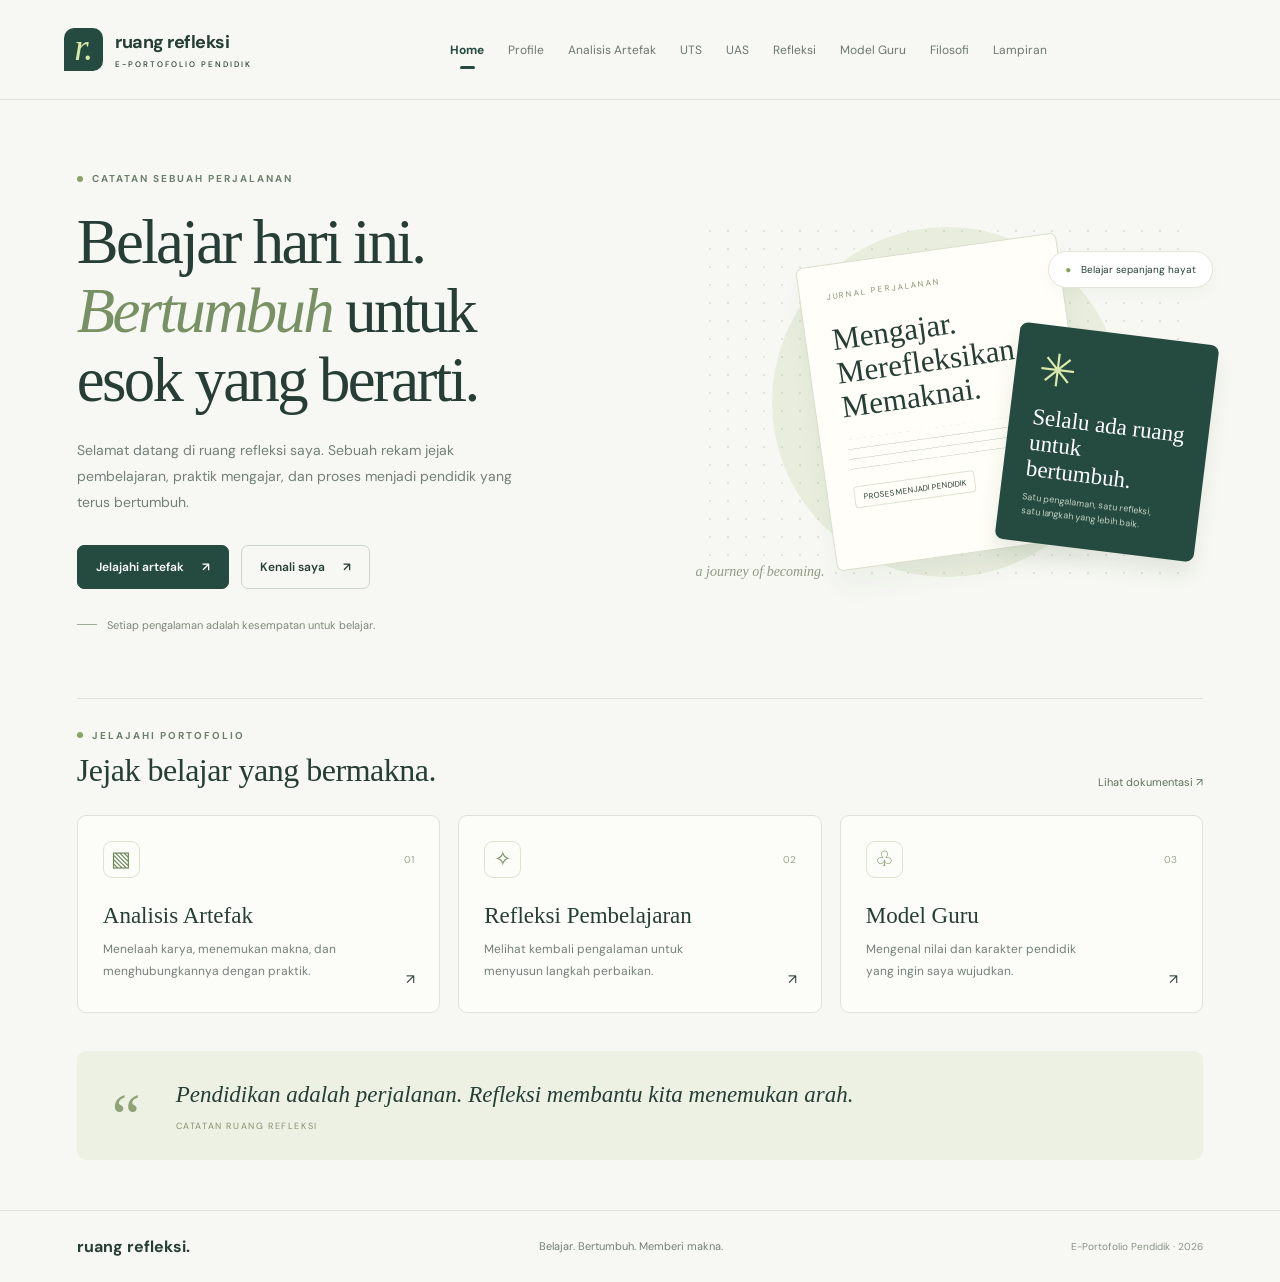
<file: index.html>
<!DOCTYPE html>
<html lang="id">
 <head>
  <meta charset="utf-8"/>
  <meta content="width=device-width, initial-scale=1" name="viewport"/>
  <meta content="#254b40" name="theme-color"/>
  <meta content="E-portofolio perjalanan belajar dan praktik seorang pendidik." name="description"/>
  <title>
   Home · Ruang Refleksi
  </title>
  <link href="assets/css/style.css" rel="stylesheet"/>
 </head>
 <body data-page="home">
  <header>
   <a class="brand" href="index.html">
    <span class="brand-icon">
     r.
    </span>
    <span>
     <span id="site-name">
      ruang refleksi
     </span>
     <small id="site-tagline">
      E-PORTOFOLIO PENDIDIK
     </small>
    </span>
   </a>
   <button aria-expanded="false" aria-label="Buka navigasi" class="menu">
    ☰
   </button>
   <nav aria-label="Navigasi utama">
    <a aria-current="page" class="active" href="index.html">
     Home
    </a>
    <a href="profile.html">
     Profile
    </a>
    <a href="analisis-artefak.html">
     Analisis Artefak
    </a>
    <a href="uts.html">
     UTS
    </a>
    <a href="uas.html">
     UAS
    </a>
    <a href="refleksi.html">
     Refleksi
    </a>
    <a href="model-guru.html">
     Model Guru
    </a>
    <a href="filosofi.html">
     Filosofi
    </a>
    <a href="lampiran.html">
     Lampiran
    </a>
   </nav>
  </header>
  <main id="main">
   <!-- KONTEN MULAI — EDIT TEKS LANGSUNG DI HTML INI. -->
   <section class="hero">
    <div>
     <span class="eyebrow">
      CATATAN SEBUAH PERJALANAN
     </span>
     <h1>
      Belajar hari ini.
      <br/>
      <em>
       Bertumbuh
      </em>
      untuk
      <br/>
      esok yang berarti.
     </h1>
     <p>
      Selamat datang di ruang refleksi saya. Sebuah rekam jejak pembelajaran, praktik mengajar, dan proses menjadi pendidik yang terus bertumbuh.
     </p>
     <div class="hero-actions">
      <a class="btn primary" href="analisis-artefak.html">
       Jelajahi artefak
       <span>
        ↗
       </span>
      </a>
      <a class="btn" href="profile.html">
       Kenali saya
       <span>
        ↗
       </span>
      </a>
     </div>
     <div class="hero-note">
      <span>
      </span>
      Setiap pengalaman adalah kesempatan untuk belajar.
     </div>
    </div>
    <div aria-label="Ilustrasi jurnal refleksi dan catatan pembelajaran" class="art">
     <div class="grid-art">
     </div>
     <div class="paper">
      <div class="paper-label">
       JURNAL PERJALANAN
      </div>
      <h2>
       Mengajar.
       <br/>
       Merefleksikan.
       <br/>
       Memaknai.
      </h2>
      <div class="paper-lines">
      </div>
      <div class="paper-tag">
       PROSES MENJADI PENDIDIK
      </div>
     </div>
     <div class="small-card">
      <div class="flower">
       ✳
      </div>
      <h3>
       Selalu ada ruang
       <br/>
       untuk bertumbuh.
      </h3>
      <p>
       Satu pengalaman, satu refleksi,
       <br/>
       satu langkah yang lebih baik.
      </p>
     </div>
     <div class="floating">
      <span>
       ●
      </span>
      Belajar sepanjang hayat
     </div>
     <div class="art-number">
      a journey of becoming.
     </div>
    </div>
   </section>
   <section>
    <div class="section-head">
     <div>
      <span class="eyebrow">
       JELAJAHI PORTOFOLIO
      </span>
      <h2>
       Jejak belajar yang bermakna.
      </h2>
     </div>
     <a class="text-link" href="lampiran.html">
      Lihat dokumentasi ↗
     </a>
    </div>
    <div class="journey">
     <a class="journey-card" href="analisis-artefak.html">
      <div class="card-top">
       <span class="icon">
        ▧
       </span>
       <span class="card-no">
        01
       </span>
      </div>
      <h3>
       Analisis Artefak
      </h3>
      <p>
       Menelaah karya, menemukan makna, dan menghubungkannya dengan praktik.
      </p>
      <span class="card-arrow">
       ↗
      </span>
     </a>
     <a class="journey-card" href="refleksi.html">
      <div class="card-top">
       <span class="icon">
        ✧
       </span>
       <span class="card-no">
        02
       </span>
      </div>
      <h3>
       Refleksi Pembelajaran
      </h3>
      <p>
       Melihat kembali pengalaman untuk menyusun langkah perbaikan.
      </p>
      <span class="card-arrow">
       ↗
      </span>
     </a>
     <a class="journey-card" href="model-guru.html">
      <div class="card-top">
       <span class="icon">
        ♧
       </span>
       <span class="card-no">
        03
       </span>
      </div>
      <h3>
       Model Guru
      </h3>
      <p>
       Mengenal nilai dan karakter pendidik yang ingin saya wujudkan.
      </p>
      <span class="card-arrow">
       ↗
      </span>
     </a>
    </div>
   </section>
   <section class="quote">
    <span>
     “
    </span>
    <blockquote>
     Pendidikan adalah perjalanan. Refleksi membantu kita menemukan arah.
     <small>
      CATATAN RUANG REFLEKSI
     </small>
    </blockquote>
   </section>
   <!-- KONTEN SELESAI -->
  </main>
  <footer>
   <a class="footer-brand" href="index.html">
    ruang refleksi.
   </a>
   <p>
    Belajar. Bertumbuh. Memberi makna.
   </p>
   <span>
    E-Portofolio Pendidik · 2026
   </span>
  </footer>
  <script defer="True" src="assets/js/main.js">
  </script>
 </body>
</html>
</file>
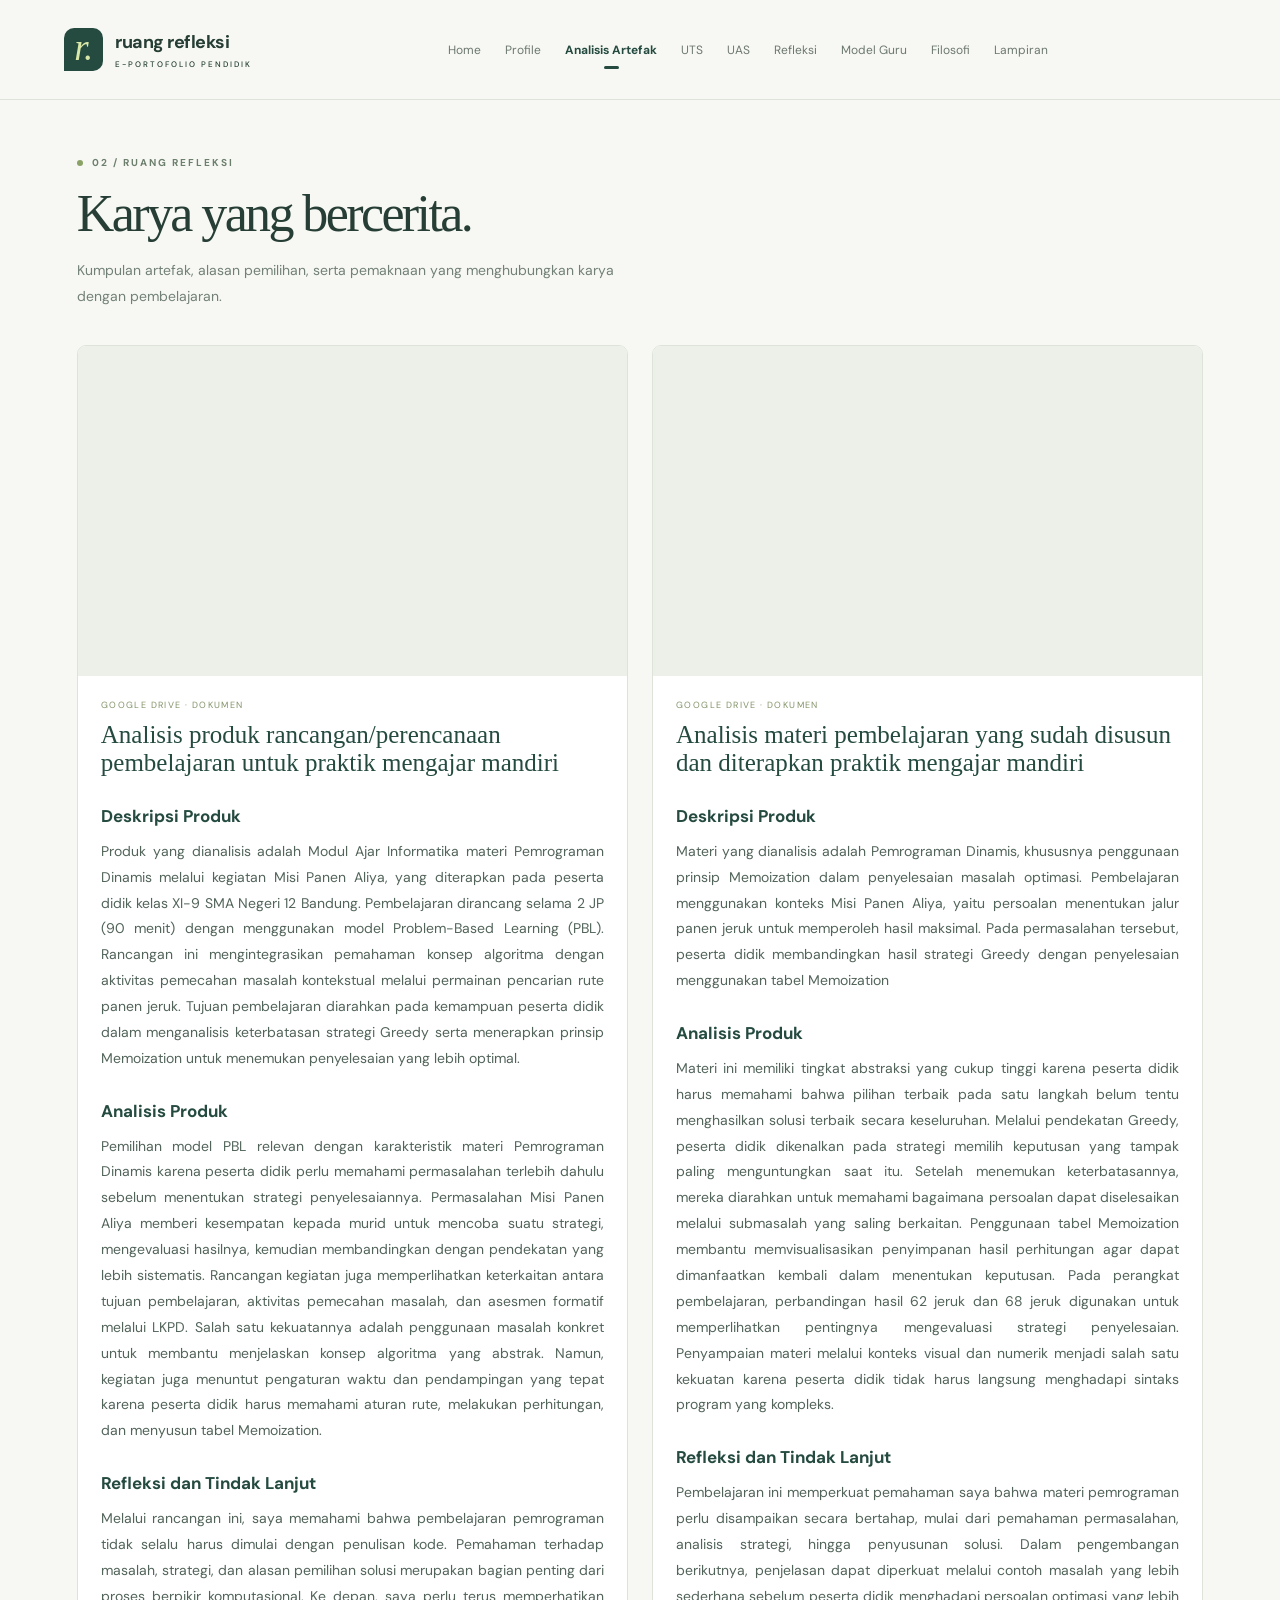
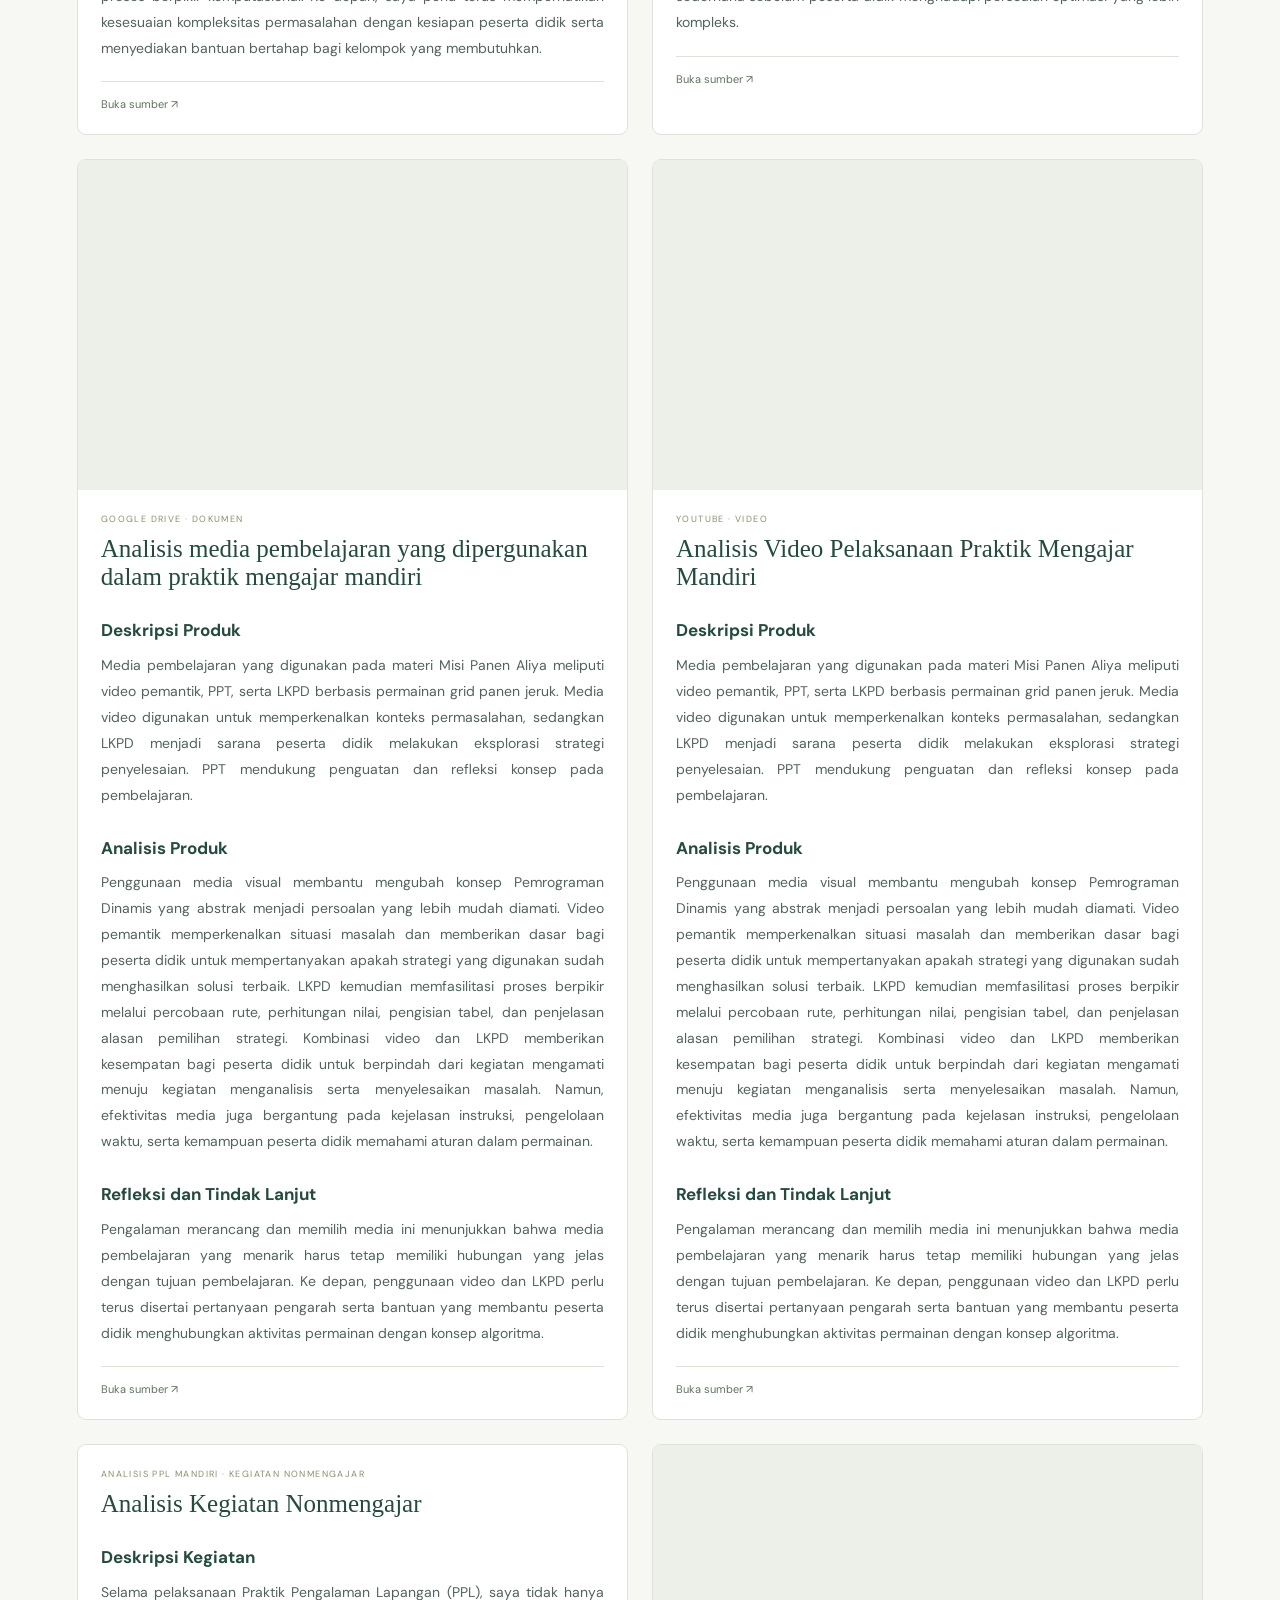
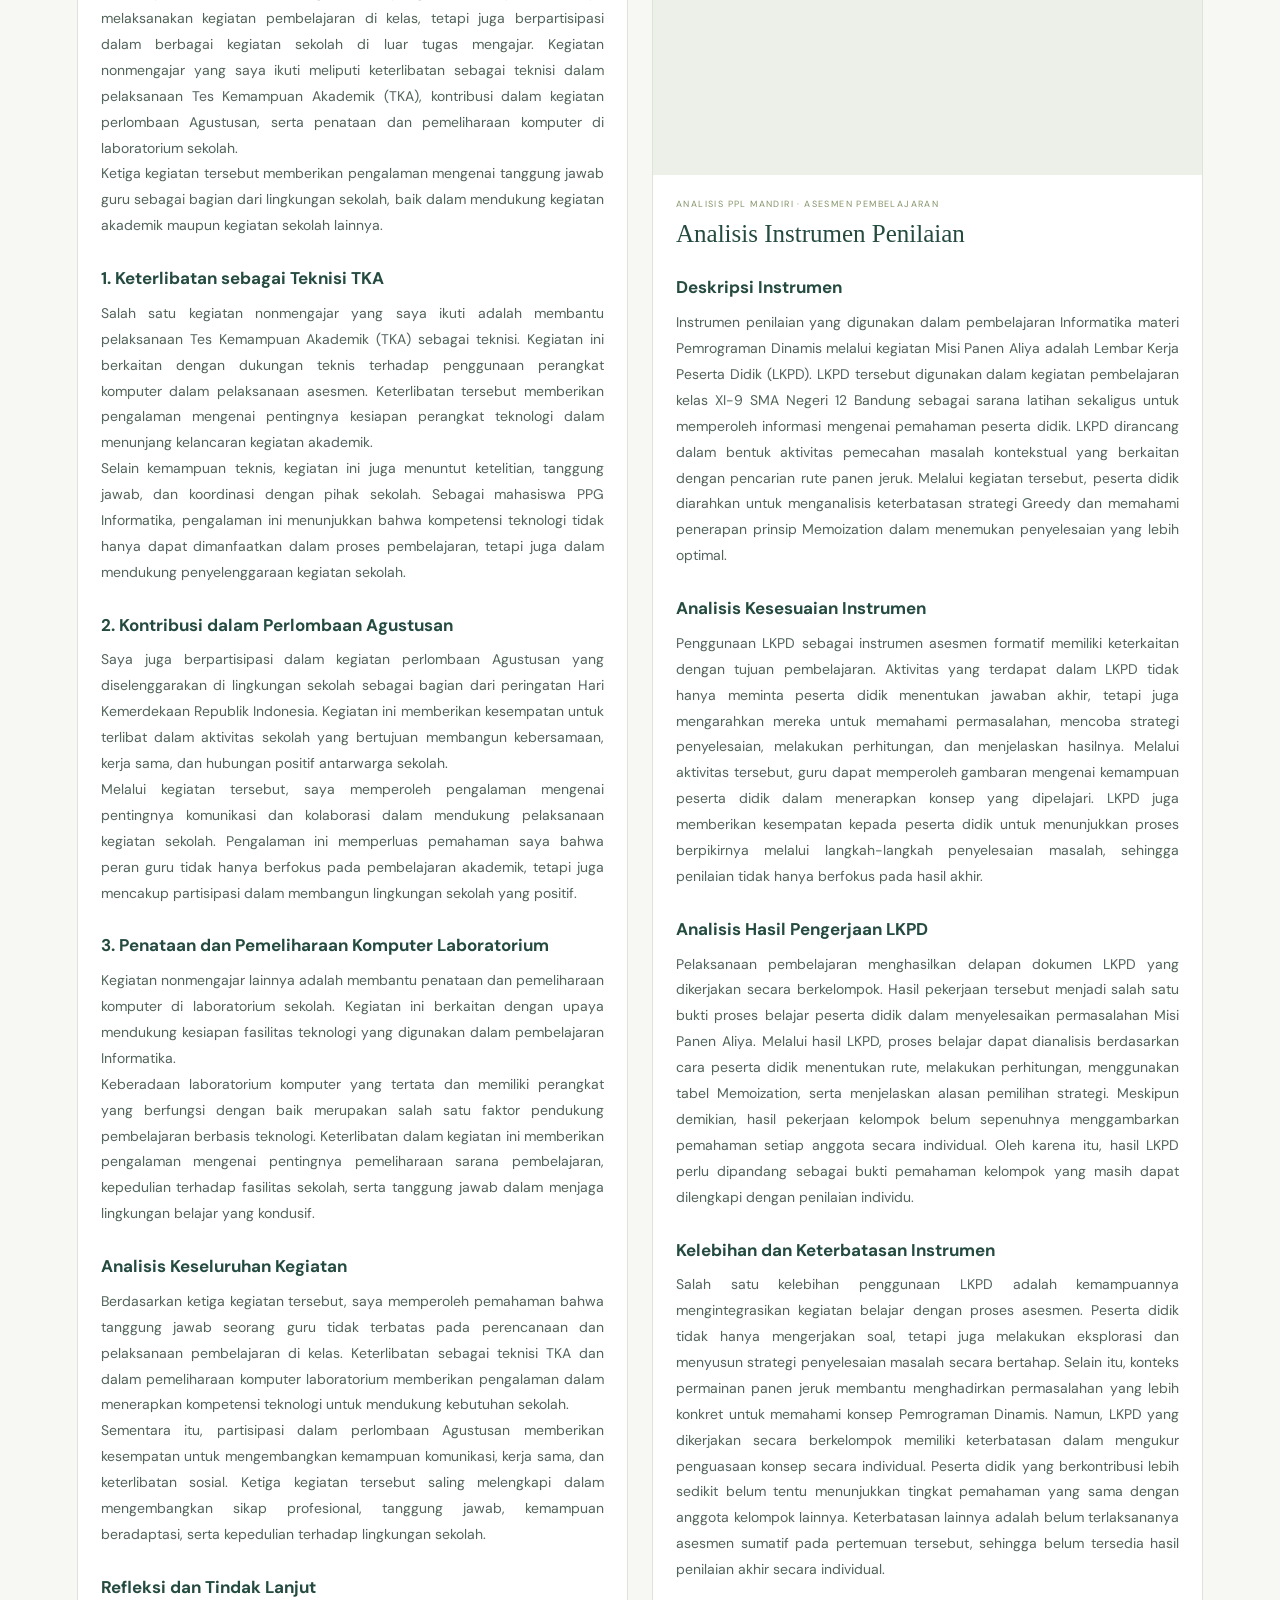
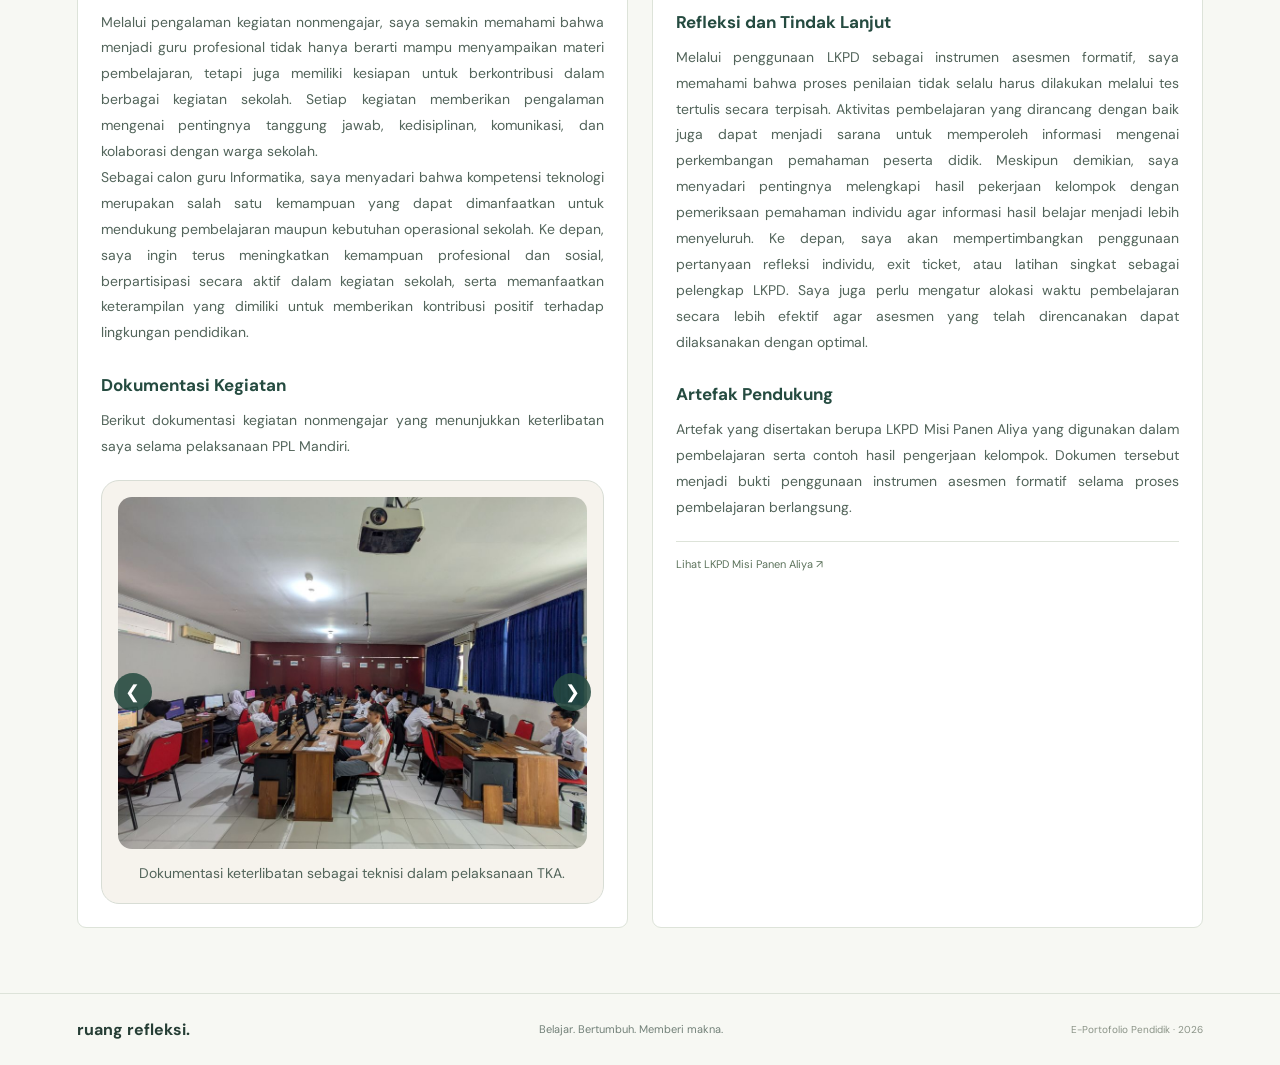
<file: analisis-artefak.html>
<!DOCTYPE html>
<html lang="id">
 <head>
  <meta charset="utf-8"/>
  <meta content="width=device-width, initial-scale=1" name="viewport"/>
  <meta content="#254b40" name="theme-color"/>
  <meta content="E-portofolio perjalanan belajar dan praktik seorang pendidik." name="description"/>
  <title>
   Analisis Artefak · Ruang Refleksi
  </title>
  <link href="assets/css/style.css" rel="stylesheet"/>
 </head>
 <body data-page="analisis">
  <header>
   <a class="brand" href="index.html">
    <span class="brand-icon">
     r.
    </span>
    <span>
     <span id="site-name">
      ruang refleksi
     </span>
     <small id="site-tagline">
      E-PORTOFOLIO PENDIDIK
     </small>
    </span>
   </a>
   <button aria-expanded="false" aria-label="Buka navigasi" class="menu">
    ☰
   </button>
   <nav aria-label="Navigasi utama">
    <a href="index.html">
     Home
    </a>
    <a href="profile.html">
     Profile
    </a>
    <a aria-current="page" class="active" href="analisis-artefak.html">
     Analisis Artefak
    </a>
    <a href="uts.html">
     UTS
    </a>
    <a href="uas.html">
     UAS
    </a>
    <a href="refleksi.html">
     Refleksi
    </a>
    <a href="model-guru.html">
     Model Guru
    </a>
    <a href="filosofi.html">
     Filosofi
    </a>
    <a href="lampiran.html">
     Lampiran
    </a>
   </nav>
  </header>
  <main id="main">
   <!-- KONTEN MULAI — EDIT TEKS LANGSUNG DI HTML INI. -->
   <section class="page-head">
    <div>
     <span class="eyebrow">
      02 / RUANG REFLEKSI
     </span>
     <h1>
      Karya yang bercerita.
     </h1>
     <p>
      Kumpulan artefak, alasan pemilihan, serta pemaknaan yang menghubungkan karya dengan pembelajaran.
     </p>
    </div>
   </section>
   <section class="content">
    <div class="media-grid">
     
 <article class="media-card">
  <div class="media-body">
    <div class="media-type">GOOGLE DRIVE · DOKUMEN</div>
    
    <h2>Analisis produk rancangan/perencanaan pembelajaran untuk praktik mengajar mandiri</h2>
    <p>
      <h3>Deskripsi Produk</h3>
      <p>
        Produk yang dianalisis adalah Modul Ajar Informatika materi Pemrograman Dinamis melalui kegiatan Misi Panen Aliya, yang diterapkan pada peserta didik kelas XI-9 SMA Negeri 12 Bandung.
        Pembelajaran dirancang selama 2 JP (90 menit) dengan menggunakan model Problem-Based Learning (PBL). Rancangan ini mengintegrasikan pemahaman konsep algoritma dengan aktivitas pemecahan masalah kontekstual melalui permainan pencarian rute panen jeruk.
        Tujuan pembelajaran diarahkan pada kemampuan peserta didik dalam menganalisis keterbatasan strategi Greedy serta menerapkan prinsip Memoization untuk menemukan penyelesaian yang lebih optimal.
      </p>
      <h3>Analisis Produk</h3>
      <p>
        Pemilihan model PBL relevan dengan karakteristik materi Pemrograman Dinamis karena peserta didik perlu memahami permasalahan terlebih dahulu sebelum menentukan strategi penyelesaiannya. Permasalahan Misi Panen Aliya memberi kesempatan kepada murid untuk mencoba suatu strategi, mengevaluasi hasilnya, kemudian membandingkan dengan pendekatan yang lebih sistematis.
        Rancangan kegiatan juga memperlihatkan keterkaitan antara tujuan pembelajaran, aktivitas pemecahan masalah, dan asesmen formatif melalui LKPD.
        Salah satu kekuatannya adalah penggunaan masalah konkret untuk membantu menjelaskan konsep algoritma yang abstrak. Namun, kegiatan juga menuntut pengaturan waktu dan pendampingan yang tepat karena peserta didik harus memahami aturan rute, melakukan perhitungan, dan menyusun tabel Memoization.
      </p>
      <h3>Refleksi dan Tindak Lanjut</h3>
      <p>
        Melalui rancangan ini, saya memahami bahwa pembelajaran pemrograman tidak selalu harus dimulai dengan penulisan kode. Pemahaman terhadap masalah, strategi, dan alasan pemilihan solusi merupakan bagian penting dari proses berpikir komputasional.
        Ke depan, saya perlu terus memperhatikan kesesuaian kompleksitas permasalahan dengan kesiapan peserta didik serta menyediakan bantuan bertahap bagi kelompok yang membutuhkan.
      </p>
    </p>
    <div class="media-actions">
      
      <a class="text-link" data-preview href="https://docs.google.com/document/d/1pBpJuQfBL2lelAyznO2Mz57FX7ODbVGz/edit?usp=drive_link&ouid=106558364409421947806&rtpof=true&sd=true" target="_blank" rel="noopener noreferrer">Buka sumber ↗</a>
    </div>
  </div>
</article>
 <article class="media-card">
  <div class="media-body">
    <div class="media-type">GOOGLE DRIVE · DOKUMEN</div>
    
    <h2>Analisis materi pembelajaran yang sudah disusun dan diterapkan praktik mengajar mandiri</h2>
    <p>
      <h3>Deskripsi Produk</h3>
      <p>
        Materi yang dianalisis adalah Pemrograman Dinamis, khususnya penggunaan prinsip Memoization dalam penyelesaian masalah optimasi.
        Pembelajaran menggunakan konteks Misi Panen Aliya, yaitu persoalan menentukan jalur panen jeruk untuk memperoleh hasil maksimal. 
        Pada permasalahan tersebut, peserta didik membandingkan hasil strategi Greedy dengan penyelesaian menggunakan tabel Memoization
      </p>
      <h3>Analisis Produk</h3>
      <p>
        Materi ini memiliki tingkat abstraksi yang cukup tinggi karena peserta didik harus memahami bahwa pilihan terbaik pada satu langkah belum tentu menghasilkan solusi terbaik secara keseluruhan.
        Melalui pendekatan Greedy, peserta didik dikenalkan pada strategi memilih keputusan yang tampak paling menguntungkan saat itu. Setelah menemukan keterbatasannya, mereka diarahkan untuk memahami bagaimana persoalan dapat diselesaikan melalui submasalah yang saling berkaitan.
        Penggunaan tabel Memoization membantu memvisualisasikan penyimpanan hasil perhitungan agar dapat dimanfaatkan kembali dalam menentukan keputusan.
        Pada perangkat pembelajaran, perbandingan hasil 62 jeruk dan 68 jeruk digunakan untuk memperlihatkan pentingnya mengevaluasi strategi penyelesaian.
        Penyampaian materi melalui konteks visual dan numerik menjadi salah satu kekuatan karena peserta didik tidak harus langsung menghadapi sintaks program yang kompleks.
      </p>
      <h3>Refleksi dan Tindak Lanjut</h3>
      <p>
        Pembelajaran ini memperkuat pemahaman saya bahwa materi pemrograman perlu disampaikan secara bertahap, mulai dari pemahaman permasalahan, analisis strategi, hingga penyusunan solusi.
        Dalam pengembangan berikutnya, penjelasan dapat diperkuat melalui contoh masalah yang lebih sederhana sebelum peserta didik menghadapi persoalan optimasi yang lebih kompleks.
      </p>
    </p>
    <div class="media-actions">
      
      <a class="text-link" data-preview href="https://docs.google.com/presentation/d/1k8pSFnNzB1eHciwEt_ORWK68KQJQaun9/edit?usp=drive_link&ouid=106558364409421947806&rtpof=true&sd=true" target="_blank" rel="noopener noreferrer">Buka sumber ↗</a>
    </div>
  </div>
</article>
</article>
 <article class="media-card">
  <div class="media-body">
    <div class="media-type">GOOGLE DRIVE · DOKUMEN</div>
    
    <h2>Analisis media pembelajaran yang dipergunakan dalam praktik mengajar mandiri</h2>
    <p>
      <h3>Deskripsi Produk</h3>
      <p>
        Media pembelajaran yang digunakan pada materi Misi Panen Aliya meliputi video pemantik, PPT, serta LKPD berbasis permainan grid panen jeruk.
        Media video digunakan untuk memperkenalkan konteks permasalahan, sedangkan LKPD menjadi sarana peserta didik melakukan eksplorasi strategi penyelesaian.
        PPT mendukung penguatan dan refleksi konsep pada pembelajaran.
      </p>
      <h3>Analisis Produk</h3>
      <p>
        Penggunaan media visual membantu mengubah konsep Pemrograman Dinamis yang abstrak menjadi persoalan yang lebih mudah diamati.
        Video pemantik memperkenalkan situasi masalah dan memberikan dasar bagi peserta didik untuk mempertanyakan apakah strategi yang digunakan sudah menghasilkan solusi terbaik.
        LKPD kemudian memfasilitasi proses berpikir melalui percobaan rute, perhitungan nilai, pengisian tabel, dan penjelasan alasan pemilihan strategi.
        Kombinasi video dan LKPD memberikan kesempatan bagi peserta didik untuk berpindah dari kegiatan mengamati menuju kegiatan menganalisis serta menyelesaikan masalah.
        Namun, efektivitas media juga bergantung pada kejelasan instruksi, pengelolaan waktu, serta kemampuan peserta didik memahami aturan dalam permainan.
      </p>
      <h3>Refleksi dan Tindak Lanjut</h3>
      <p>
        Pengalaman merancang dan memilih media ini menunjukkan bahwa media pembelajaran yang menarik harus tetap memiliki hubungan yang jelas dengan tujuan pembelajaran.
        Ke depan, penggunaan video dan LKPD perlu terus disertai pertanyaan pengarah serta bantuan yang membantu peserta didik menghubungkan aktivitas permainan dengan konsep algoritma.
      </p>
    </p>
    <div class="media-actions">
      
      <a class="text-link" data-preview href="https://drive.google.com/file/d/1yFOC3ZKuIedPzsVJZBYHTRuFEdhdNtjp/view?usp=drive_link" target="_blank" rel="noopener noreferrer">Buka sumber ↗</a>
    </div>
  </div>
</article>
 <article class="media-card">
  <div class="media-body">
    <div class="media-type">YOUTUBE · VIDEO</div>
    
    <h2>Analisis Video Pelaksanaan Praktik Mengajar Mandiri</h2>

    <p>
      <h3>Deskripsi Produk</h3>
      <p>
        Media pembelajaran yang digunakan pada materi Misi Panen Aliya meliputi video pemantik, PPT, serta LKPD berbasis permainan grid panen jeruk.
        Media video digunakan untuk memperkenalkan konteks permasalahan, sedangkan LKPD menjadi sarana peserta didik melakukan eksplorasi strategi penyelesaian.
        PPT mendukung penguatan dan refleksi konsep pada pembelajaran.
      </p>
      <h3>Analisis Produk</h3>
      <p>
        Penggunaan media visual membantu mengubah konsep Pemrograman Dinamis yang abstrak menjadi persoalan yang lebih mudah diamati.
        Video pemantik memperkenalkan situasi masalah dan memberikan dasar bagi peserta didik untuk mempertanyakan apakah strategi yang digunakan sudah menghasilkan solusi terbaik.
        LKPD kemudian memfasilitasi proses berpikir melalui percobaan rute, perhitungan nilai, pengisian tabel, dan penjelasan alasan pemilihan strategi.
        Kombinasi video dan LKPD memberikan kesempatan bagi peserta didik untuk berpindah dari kegiatan mengamati menuju kegiatan menganalisis serta menyelesaikan masalah.
        Namun, efektivitas media juga bergantung pada kejelasan instruksi, pengelolaan waktu, serta kemampuan peserta didik memahami aturan dalam permainan.
      </p>
      <h3>Refleksi dan Tindak Lanjut</h3>
      <p>
        Pengalaman merancang dan memilih media ini menunjukkan bahwa media pembelajaran yang menarik harus tetap memiliki hubungan yang jelas dengan tujuan pembelajaran.
        Ke depan, penggunaan video dan LKPD perlu terus disertai pertanyaan pengarah serta bantuan yang membantu peserta didik menghubungkan aktivitas permainan dengan konsep algoritma.
      </p>
    </p>
    <div class="media-actions">  
      <a class="text-link" data-preview href="https://drive.google.com/file/d/1ST6KgfFEPW5kL6ogwT5HmSMryOn9hxet/view?usp=drivesdk" target="_blank" rel="noopener noreferrer">Buka sumber ↗</a>
    </div>
  </div>
</article>

<article class="media-card">
  <div class="media-body">

    <div class="media-type">
      ANALISIS PPL MANDIRI · KEGIATAN NONMENGAJAR
    </div>

    <h2>Analisis Kegiatan Nonmengajar</h2>

    <h3>Deskripsi Kegiatan</h3>
    <p>
      Selama pelaksanaan Praktik Pengalaman Lapangan (PPL), saya tidak hanya
      melaksanakan kegiatan pembelajaran di kelas, tetapi juga berpartisipasi
      dalam berbagai kegiatan sekolah di luar tugas mengajar. Kegiatan
      nonmengajar yang saya ikuti meliputi keterlibatan sebagai teknisi dalam
      pelaksanaan Tes Kemampuan Akademik (TKA), kontribusi dalam kegiatan
      perlombaan Agustusan, serta penataan dan pemeliharaan komputer di
      laboratorium sekolah.
    </p>

    <p>
      Ketiga kegiatan tersebut memberikan pengalaman mengenai tanggung jawab
      guru sebagai bagian dari lingkungan sekolah, baik dalam mendukung
      kegiatan akademik maupun kegiatan sekolah lainnya.
    </p>

    <h3>1. Keterlibatan sebagai Teknisi TKA</h3>
    <p>
      Salah satu kegiatan nonmengajar yang saya ikuti adalah membantu
      pelaksanaan Tes Kemampuan Akademik (TKA) sebagai teknisi. Kegiatan ini
      berkaitan dengan dukungan teknis terhadap penggunaan perangkat komputer
      dalam pelaksanaan asesmen. Keterlibatan tersebut memberikan pengalaman
      mengenai pentingnya kesiapan perangkat teknologi dalam menunjang
      kelancaran kegiatan akademik.
    </p>

    <p>
      Selain kemampuan teknis, kegiatan ini juga menuntut ketelitian,
      tanggung jawab, dan koordinasi dengan pihak sekolah. Sebagai mahasiswa
      PPG Informatika, pengalaman ini menunjukkan bahwa kompetensi teknologi
      tidak hanya dapat dimanfaatkan dalam proses pembelajaran, tetapi juga
      dalam mendukung penyelenggaraan kegiatan sekolah.
    </p>

    <h3>2. Kontribusi dalam Perlombaan Agustusan</h3>
    <p>
      Saya juga berpartisipasi dalam kegiatan perlombaan Agustusan yang
      diselenggarakan di lingkungan sekolah sebagai bagian dari peringatan
      Hari Kemerdekaan Republik Indonesia. Kegiatan ini memberikan
      kesempatan untuk terlibat dalam aktivitas sekolah yang bertujuan
      membangun kebersamaan, kerja sama, dan hubungan positif antarwarga
      sekolah.
    </p>

    <p>
      Melalui kegiatan tersebut, saya memperoleh pengalaman mengenai
      pentingnya komunikasi dan kolaborasi dalam mendukung pelaksanaan
      kegiatan sekolah. Pengalaman ini memperluas pemahaman saya bahwa peran
      guru tidak hanya berfokus pada pembelajaran akademik, tetapi juga
      mencakup partisipasi dalam membangun lingkungan sekolah yang positif.
    </p>

    <h3>3. Penataan dan Pemeliharaan Komputer Laboratorium</h3>
    <p>
      Kegiatan nonmengajar lainnya adalah membantu penataan dan pemeliharaan
      komputer di laboratorium sekolah. Kegiatan ini berkaitan dengan upaya
      mendukung kesiapan fasilitas teknologi yang digunakan dalam pembelajaran
      Informatika.
    </p>

    <p>
      Keberadaan laboratorium komputer yang tertata dan memiliki perangkat
      yang berfungsi dengan baik merupakan salah satu faktor pendukung
      pembelajaran berbasis teknologi. Keterlibatan dalam kegiatan ini
      memberikan pengalaman mengenai pentingnya pemeliharaan sarana
      pembelajaran, kepedulian terhadap fasilitas sekolah, serta tanggung
      jawab dalam menjaga lingkungan belajar yang kondusif.
    </p>

    <h3>Analisis Keseluruhan Kegiatan</h3>
    <p>
      Berdasarkan ketiga kegiatan tersebut, saya memperoleh pemahaman bahwa
      tanggung jawab seorang guru tidak terbatas pada perencanaan dan
      pelaksanaan pembelajaran di kelas. Keterlibatan sebagai teknisi TKA dan
      dalam pemeliharaan komputer laboratorium memberikan pengalaman dalam
      menerapkan kompetensi teknologi untuk mendukung kebutuhan sekolah.
    </p>

    <p>
      Sementara itu, partisipasi dalam perlombaan Agustusan memberikan
      kesempatan untuk mengembangkan kemampuan komunikasi, kerja sama, dan
      keterlibatan sosial. Ketiga kegiatan tersebut saling melengkapi dalam
      mengembangkan sikap profesional, tanggung jawab, kemampuan beradaptasi,
      serta kepedulian terhadap lingkungan sekolah.
    </p>

    <h3>Refleksi dan Tindak Lanjut</h3>
    <p>
      Melalui pengalaman kegiatan nonmengajar, saya semakin memahami bahwa
      menjadi guru profesional tidak hanya berarti mampu menyampaikan materi
      pembelajaran, tetapi juga memiliki kesiapan untuk berkontribusi dalam
      berbagai kegiatan sekolah. Setiap kegiatan memberikan pengalaman
      mengenai pentingnya tanggung jawab, kedisiplinan, komunikasi, dan
      kolaborasi dengan warga sekolah.
    </p>

    <p>
      Sebagai calon guru Informatika, saya menyadari bahwa kompetensi
      teknologi merupakan salah satu kemampuan yang dapat dimanfaatkan untuk
      mendukung pembelajaran maupun kebutuhan operasional sekolah. Ke depan,
      saya ingin terus meningkatkan kemampuan profesional dan sosial,
      berpartisipasi secara aktif dalam kegiatan sekolah, serta memanfaatkan
      keterampilan yang dimiliki untuk memberikan kontribusi positif terhadap
      lingkungan pendidikan.
    </p>

    <h3>Dokumentasi Kegiatan</h3>
    <p>
      Berikut dokumentasi kegiatan nonmengajar yang menunjukkan keterlibatan
      saya selama pelaksanaan PPL Mandiri.
    </p>

    <div class="photo-carousel">
      <button class="carousel-btn prev" type="button">&#10094;</button>

      <div class="carousel-track">
        <div class="carousel-slide active">
          <img src="assets/img/TKA.jpg" alt="Dokumentasi kegiatan teknisi TKA">
          <p class="caption">Dokumentasi keterlibatan sebagai teknisi dalam pelaksanaan TKA.</p>
        </div>

        <div class="carousel-slide">
          <img src="assets/img/agustusan.jpg" alt="Dokumentasi kegiatan perlombaan Agustusan">
          <p class="caption">Dokumentasi kontribusi dalam kegiatan perlombaan Agustusan di sekolah.</p>
        </div>

        <div class="carousel-slide">
          <img src="assets/img/LAB.jpg" alt="Dokumentasi penataan komputer laboratorium">
          <p class="caption">Dokumentasi penataan dan pemeliharaan komputer laboratorium sekolah.</p>
        </div>
      </div>

      <button class="carousel-btn next" type="button">&#10095;</button>
    </div>

  </div>
</article>

<article class="media-card">
  <div class="media-body">

    <div class="media-type">
      ANALISIS PPL MANDIRI · ASESMEN PEMBELAJARAN
    </div>

    <h2>
      Analisis Instrumen Penilaian
    </h2>

    <h3>Deskripsi Instrumen</h3>

    <p>
      Instrumen penilaian yang digunakan dalam pembelajaran
      Informatika materi Pemrograman Dinamis melalui kegiatan
      Misi Panen Aliya adalah Lembar Kerja Peserta Didik
      (LKPD). LKPD tersebut digunakan dalam kegiatan
      pembelajaran kelas XI-9 SMA Negeri 12 Bandung
      sebagai sarana latihan sekaligus untuk memperoleh
      informasi mengenai pemahaman peserta didik.

      LKPD dirancang dalam bentuk aktivitas pemecahan
      masalah kontekstual yang berkaitan dengan pencarian
      rute panen jeruk. Melalui kegiatan tersebut,
      peserta didik diarahkan untuk menganalisis
      keterbatasan strategi Greedy dan memahami
      penerapan prinsip Memoization dalam menemukan
      penyelesaian yang lebih optimal.
    </p>

    <h3>Analisis Kesesuaian Instrumen</h3>

    <p>
      Penggunaan LKPD sebagai instrumen asesmen formatif
      memiliki keterkaitan dengan tujuan pembelajaran.
      Aktivitas yang terdapat dalam LKPD tidak hanya
      meminta peserta didik menentukan jawaban akhir,
      tetapi juga mengarahkan mereka untuk memahami
      permasalahan, mencoba strategi penyelesaian,
      melakukan perhitungan, dan menjelaskan hasilnya.

      Melalui aktivitas tersebut, guru dapat memperoleh
      gambaran mengenai kemampuan peserta didik dalam
      menerapkan konsep yang dipelajari.

      LKPD juga memberikan kesempatan kepada peserta
      didik untuk menunjukkan proses berpikirnya
      melalui langkah-langkah penyelesaian masalah,
      sehingga penilaian tidak hanya berfokus
      pada hasil akhir.
    </p>

    <h3>Analisis Hasil Pengerjaan LKPD</h3>

    <p>
      Pelaksanaan pembelajaran menghasilkan delapan
      dokumen LKPD yang dikerjakan secara berkelompok.
      Hasil pekerjaan tersebut menjadi salah satu
      bukti proses belajar peserta didik dalam
      menyelesaikan permasalahan Misi Panen Aliya.

      Melalui hasil LKPD, proses belajar dapat
      dianalisis berdasarkan cara peserta didik
      menentukan rute, melakukan perhitungan,
      menggunakan tabel Memoization, serta
      menjelaskan alasan pemilihan strategi.

      Meskipun demikian, hasil pekerjaan kelompok
      belum sepenuhnya menggambarkan pemahaman
      setiap anggota secara individual. Oleh karena
      itu, hasil LKPD perlu dipandang sebagai
      bukti pemahaman kelompok yang masih dapat
      dilengkapi dengan penilaian individu.
    </p>

    <h3>Kelebihan dan Keterbatasan Instrumen</h3>

    <p>
      Salah satu kelebihan penggunaan LKPD adalah
      kemampuannya mengintegrasikan kegiatan belajar
      dengan proses asesmen. Peserta didik tidak
      hanya mengerjakan soal, tetapi juga melakukan
      eksplorasi dan menyusun strategi penyelesaian
      masalah secara bertahap.

      Selain itu, konteks permainan panen jeruk
      membantu menghadirkan permasalahan yang
      lebih konkret untuk memahami konsep
      Pemrograman Dinamis.

      Namun, LKPD yang dikerjakan secara berkelompok
      memiliki keterbatasan dalam mengukur penguasaan
      konsep secara individual. Peserta didik yang
      berkontribusi lebih sedikit belum tentu
      menunjukkan tingkat pemahaman yang sama
      dengan anggota kelompok lainnya.

      Keterbatasan lainnya adalah belum terlaksananya
      asesmen sumatif pada pertemuan tersebut, sehingga
      belum tersedia hasil penilaian akhir secara
      individual.
    </p>

    <h3>Refleksi dan Tindak Lanjut</h3>

    <p>
      Melalui penggunaan LKPD sebagai instrumen
      asesmen formatif, saya memahami bahwa proses
      penilaian tidak selalu harus dilakukan melalui
      tes tertulis secara terpisah.

      Aktivitas pembelajaran yang dirancang dengan
      baik juga dapat menjadi sarana untuk memperoleh
      informasi mengenai perkembangan pemahaman
      peserta didik.

      Meskipun demikian, saya menyadari pentingnya
      melengkapi hasil pekerjaan kelompok dengan
      pemeriksaan pemahaman individu agar informasi
      hasil belajar menjadi lebih menyeluruh.

      Ke depan, saya akan mempertimbangkan penggunaan
      pertanyaan refleksi individu, exit ticket,
      atau latihan singkat sebagai pelengkap LKPD.
      Saya juga perlu mengatur alokasi waktu
      pembelajaran secara lebih efektif agar
      asesmen yang telah direncanakan dapat
      dilaksanakan dengan optimal.
    </p>

    <h3>Artefak Pendukung</h3>

    <p>
      Artefak yang disertakan berupa LKPD Misi
      Panen Aliya yang digunakan dalam pembelajaran
      serta contoh hasil pengerjaan kelompok.
      Dokumen tersebut menjadi bukti penggunaan
      instrumen asesmen formatif selama proses
      pembelajaran berlangsung.
    </p>

    <div class="media-actions">
      <a
        class="text-link"
        data-preview
        href="https://drive.google.com/file/d/1ObO5wQFuP6cIlyj8eUk5MyPRuB5h0PDN/view?usp=drive_link"
        target="_blank"
        rel="noopener noreferrer">
        Lihat LKPD Misi Panen Aliya ↗
      </a>
    </div>
  </div>
</article>

     <!-- DAFTAR MEDIA SELESAI -->
    </div>
    <div class="empty" data-empty-media="">
     <span class="icon">
      ▧
     </span>
     <h2>
      Ruang untuk karya Anda.
     </h2>
     <p>
      Dokumen dan video pendukung pembelajaran akan ditampilkan di sini.
     </p>
    </div>
   </section>
   <!-- KONTEN SELESAI -->
  </main>
  <footer>
   <a class="footer-brand" href="index.html">
    ruang refleksi.
   </a>
   <p>
    Belajar. Bertumbuh. Memberi makna.
   </p>
   <span>
    E-Portofolio Pendidik · 2026
   </span>
  </footer>
  <script defer="True" src="assets/js/main.js">
  </script>
 </body>
</html>
</file>
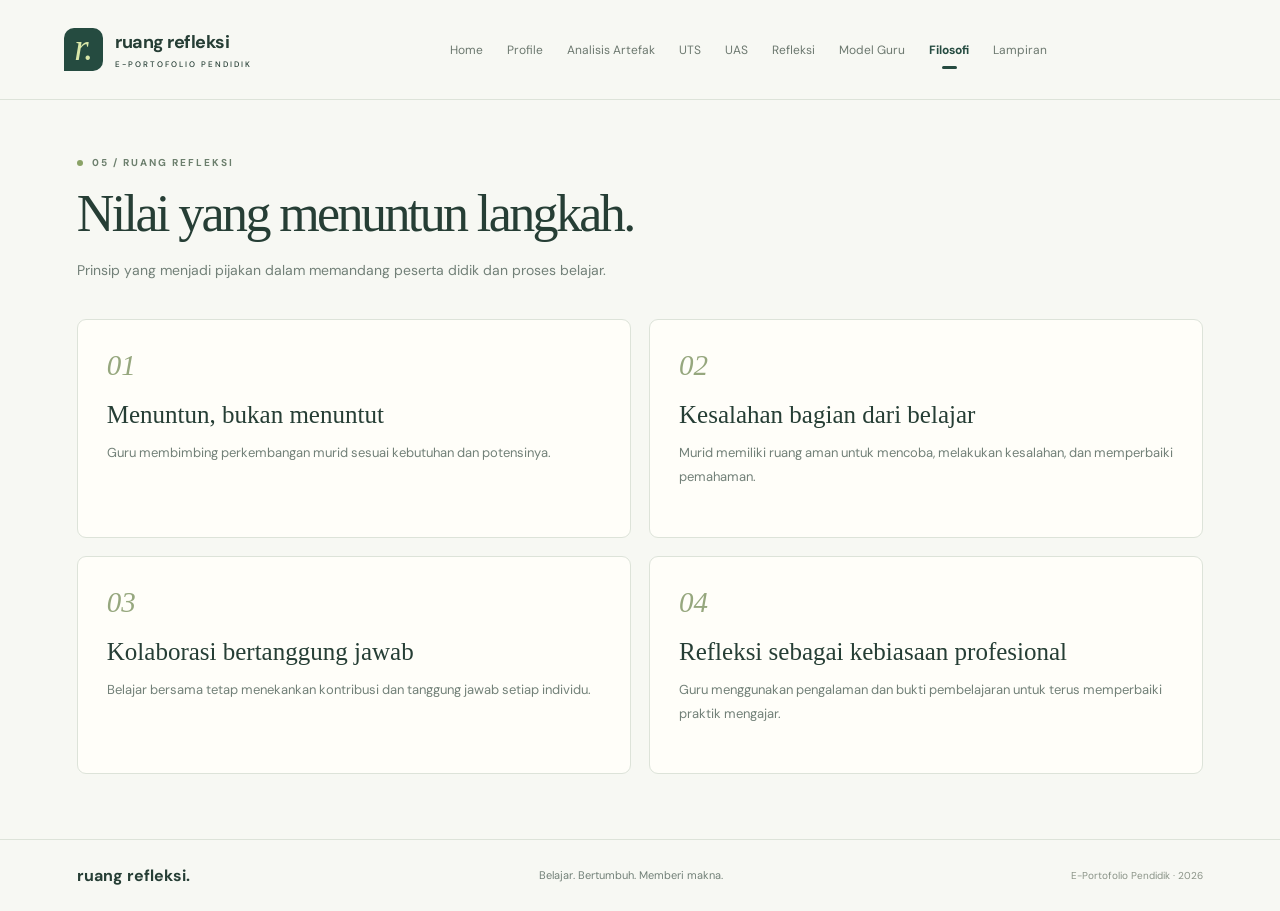
<file: filosofi.html>
<!DOCTYPE html>
<html lang="id">
 <head>
  <meta charset="utf-8"/>
  <meta content="width=device-width, initial-scale=1" name="viewport"/>
  <meta content="#254b40" name="theme-color"/>
  <meta content="E-portofolio perjalanan belajar dan praktik seorang pendidik." name="description"/>
  <title>
   Filosofi · Ruang Refleksi
  </title>
  <link href="assets/css/style.css" rel="stylesheet"/>
 </head>
 <body data-page="filosofi">
  <header>
   <a class="brand" href="index.html">
    <span class="brand-icon">
     r.
    </span>
    <span>
     <span id="site-name">
      ruang refleksi
     </span>
     <small id="site-tagline">
      E-PORTOFOLIO PENDIDIK
     </small>
    </span>
   </a>
   <button aria-expanded="false" aria-label="Buka navigasi" class="menu">
    ☰
   </button>
   <nav aria-label="Navigasi utama">
    <a href="index.html">
     Home
    </a>
    <a href="profile.html">
     Profile
    </a>
    <a href="analisis-artefak.html">
     Analisis Artefak
    </a>
    <a href="uts.html">
     UTS
    </a>
    <a href="uas.html">
     UAS
    </a>
    <a href="refleksi.html">
     Refleksi
    </a>
    <a href="model-guru.html">
     Model Guru
    </a>
    <a aria-current="page" class="active" href="filosofi.html">
     Filosofi
    </a>
    <a href="lampiran.html">
     Lampiran
    </a>
   </nav>
  </header>
  <main id="main">
   <!-- KONTEN MULAI — EDIT TEKS LANGSUNG DI HTML INI. -->
   <section class="page-head">
    <div>
     <span class="eyebrow">
      05 / RUANG REFLEKSI
     </span>
     <h1>
      Nilai yang menuntun langkah.
     </h1>
     <p>
      Prinsip yang menjadi pijakan dalam memandang peserta didik dan proses belajar.
     </p>
    </div>
   </section>
   <div class="content principles">
    <article class="principle">
     <span>
      01
     </span>
     <h2>
      Menuntun, bukan menuntut
     </h2>
     <p>
      Guru membimbing perkembangan murid sesuai kebutuhan dan potensinya.
    </article>
    <article class="principle">
     <span>
      02
     </span>
     <h2>
      Kesalahan bagian dari belajar
     </h2>
     <p>
      Murid memiliki ruang aman untuk mencoba, melakukan kesalahan, dan memperbaiki pemahaman.
     </p>
    </article>
    <article class="principle">
     <span>
      03
     </span>
     <h2>
      Kolaborasi bertanggung jawab
     </h2>
     <p>
     Belajar bersama tetap menekankan kontribusi dan tanggung jawab setiap individu.
     </p>
    </article>
    <article class="principle">
     <span>
      04
     </span>
     <h2>
      Refleksi sebagai kebiasaan profesional
     </h2>
     <p>
      Guru menggunakan pengalaman dan bukti pembelajaran untuk terus memperbaiki praktik mengajar.
     </p>
    </article>
   </div>
   <!-- KONTEN SELESAI -->
  </main>
  <footer>
   <a class="footer-brand" href="index.html">
    ruang refleksi.
   </a>
   <p>
    Belajar. Bertumbuh. Memberi makna.
   </p>
   <span>
    E-Portofolio Pendidik · 2026
   </span>
  </footer>
  <script defer="True" src="assets/js/main.js">
  </script>
 </body>
</html>
</file>
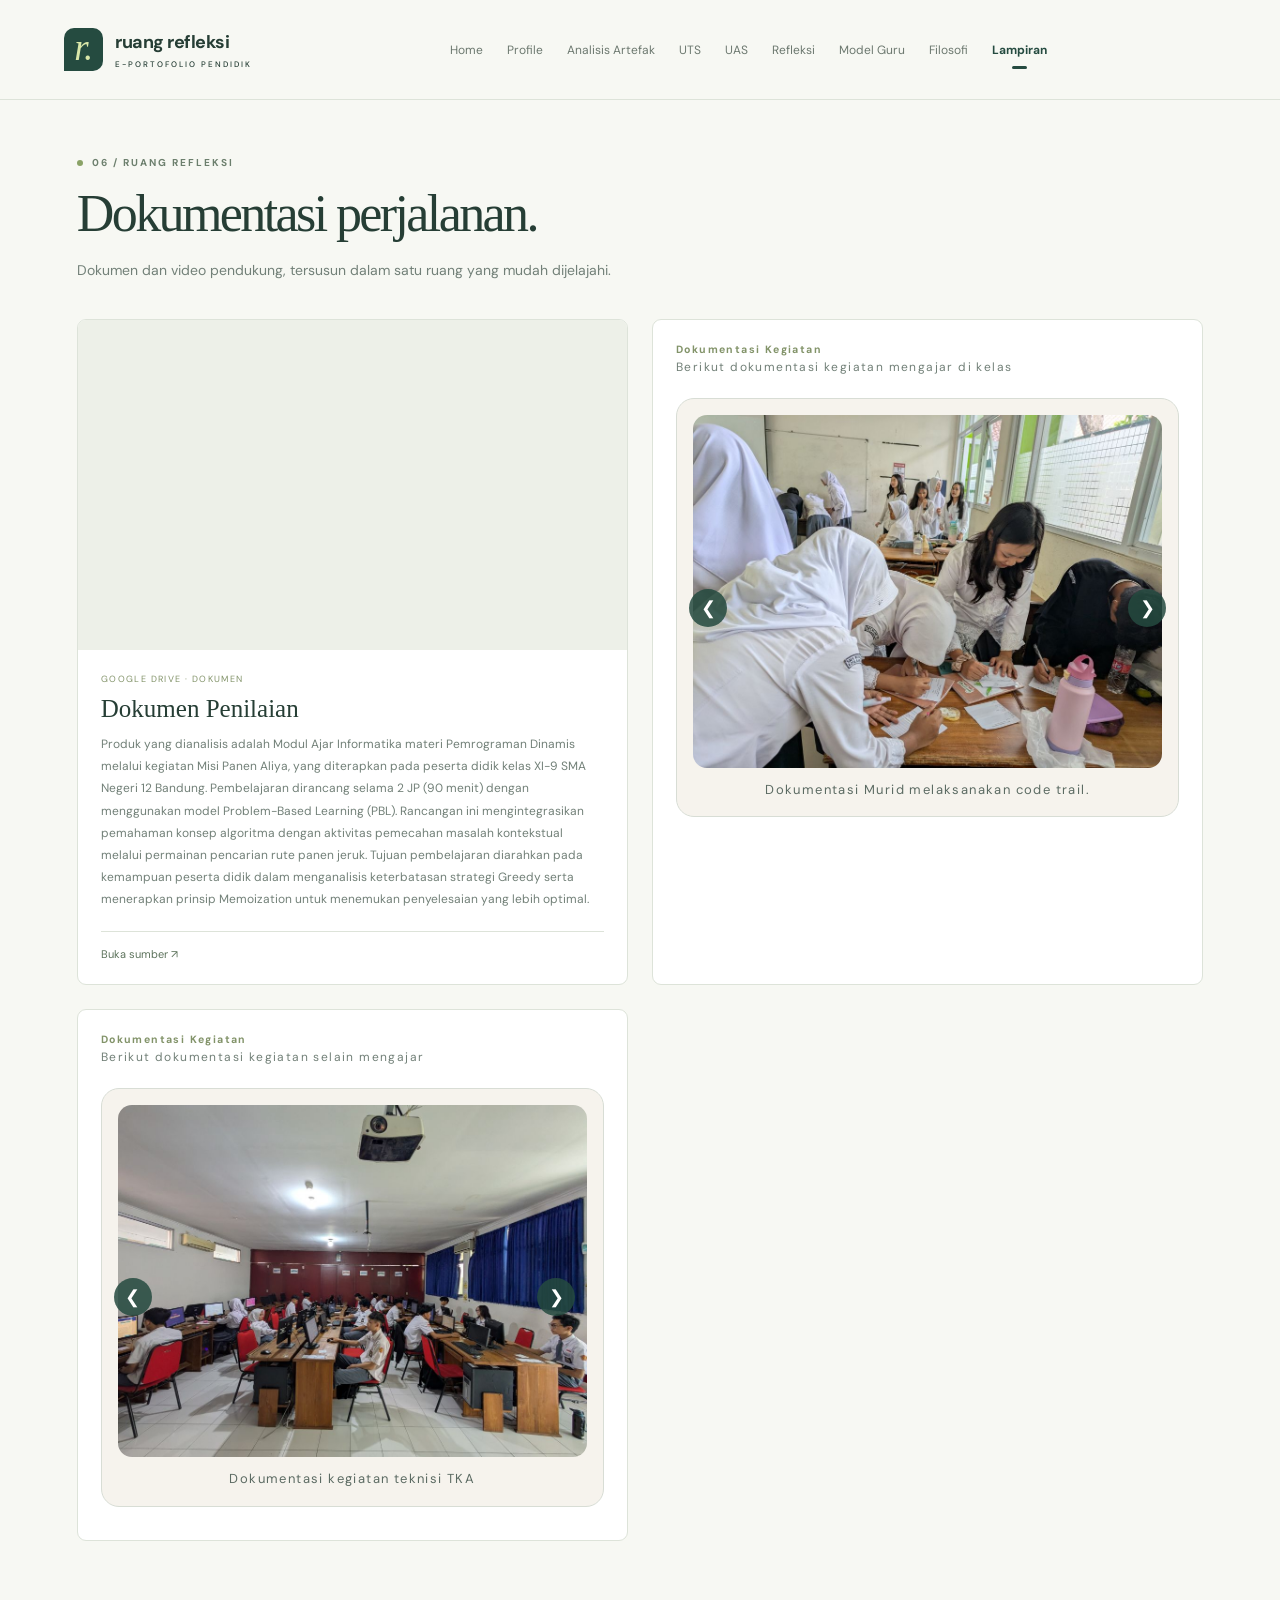
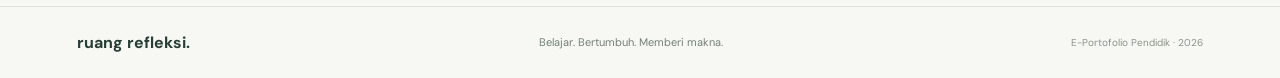
<file: lampiran.html>
<!DOCTYPE html>
<html lang="id">
 <head>
  <meta charset="utf-8"/>
  <meta content="width=device-width, initial-scale=1" name="viewport"/>
  <meta content="#254b40" name="theme-color"/>
  <meta content="E-portofolio perjalanan belajar dan praktik seorang pendidik." name="description"/>
  <title>
   Lampiran · Ruang Refleksi
  </title>
  <link href="assets/css/style.css" rel="stylesheet"/>
 </head>
 <body data-page="lampiran">
  <header>
   <a class="brand" href="index.html">
    <span class="brand-icon">
     r.
    </span>
    <span>
     <span id="site-name">
      ruang refleksi
     </span>
     <small id="site-tagline">
      E-PORTOFOLIO PENDIDIK
     </small>
    </span>
   </a>
   <button aria-expanded="false" aria-label="Buka navigasi" class="menu">
    ☰
   </button>
   <nav aria-label="Navigasi utama">
    <a href="index.html">
     Home
    </a>
    <a href="profile.html">
     Profile
    </a>
    <a href="analisis-artefak.html">
     Analisis Artefak
    </a>
    <a href="uts.html">
     UTS
    </a>
    <a href="uas.html">
     UAS
    </a>
    <a href="refleksi.html">
     Refleksi
    </a>
    <a href="model-guru.html">
     Model Guru
    </a>
    <a href="filosofi.html">
     Filosofi
    </a>
    <a aria-current="page" class="active" href="lampiran.html">
     Lampiran
    </a>
   </nav>
  </header>
  <main id="main">
   <!-- KONTEN MULAI — EDIT TEKS LANGSUNG DI HTML INI. -->
   <section class="page-head">
    <div>
     <span class="eyebrow">
      06 / RUANG REFLEKSI
     </span>
     <h1>
      Dokumentasi perjalanan.
     </h1>
     <p>
      Dokumen dan video pendukung, tersusun dalam satu ruang yang mudah dijelajahi.
     </p>
    </div>
   </section>
   <section class="content">
    <div class="media-grid">
       <article class="media-card">
  <div class="media-body">
    <div class="media-type">GOOGLE DRIVE · DOKUMEN</div>
    
    <h2>Dokumen Penilaian</h2>
    <p>
        Produk yang dianalisis adalah Modul Ajar Informatika materi Pemrograman Dinamis melalui kegiatan Misi Panen Aliya, yang diterapkan pada peserta didik kelas XI-9 SMA Negeri 12 Bandung.
        Pembelajaran dirancang selama 2 JP (90 menit) dengan menggunakan model Problem-Based Learning (PBL). Rancangan ini mengintegrasikan pemahaman konsep algoritma dengan aktivitas pemecahan masalah kontekstual melalui permainan pencarian rute panen jeruk.
        Tujuan pembelajaran diarahkan pada kemampuan peserta didik dalam menganalisis keterbatasan strategi Greedy serta menerapkan prinsip Memoization untuk menemukan penyelesaian yang lebih optimal.
    </p>
    <div class="media-actions">
      
      <a class="text-link" data-preview href="https://drive.google.com/file/d/1PF6roPes-AopNpqteuYaKIDH2SPWSkDp/view?usp=drive_link" target="_blank" rel="noopener noreferrer">Buka sumber ↗</a>
    </div>
  </div>
</article>
<article class="media-card">
  <div class="media-body">

    <div class="media-type">
    <h3>Dokumentasi Kegiatan</h3>
    <p>
      Berikut dokumentasi kegiatan mengajar di kelas
    </p>

    <div class="photo-carousel">
      <button class="carousel-btn prev" type="button">&#10094;</button>

      <div class="carousel-track">
        <div class="carousel-slide active">
          <img src="assets/img/codetrail2.jpg" alt="Dokumentasi Murid melaksanakan code trail">
          <p class="caption">Dokumentasi Murid melaksanakan code trail.</p>
        </div>

        <div class="carousel-slide">
          <img src="assets/img/codetrail.jpg" alt="Dokumentasi Murid melaksanakan code trail.">
          <p class="caption">Dokumentasi Murid melaksanakan code trail.</p>
        </div>

        <div class="carousel-slide">
          <img src="assets/img/flow.jpg" alt="Dokumentasi penyusunan flowchart">
          <p class="caption">Dokumentasi penyusunan flowchart</p>
        </div>

        <div class="carousel-slide">
          <img src="assets/img/presentflow.jpg" alt="Dokumentasi presentasi hasil flowchart">
          <p class="caption">Dokumentasi presentasi hasil flowchart</p>
        </div>

        <div class="carousel-slide">
          <img src="assets/img/build.jpg" alt="Dokumentasi pengerjaan Buil-Check-Fix">
          <p class="caption">Dokumentasi pengerjaan Buil-Check-Fix</p>
        </div>

        <div class="carousel-slide">
          <img src="assets/img/array1.jpeg" alt="Dokumentasi pembelajaran array">
          <p class="caption">Dokumentasi pengerjaan array</p>
        </div>
      </div>

      <button class="carousel-btn next" type="button">&#10095;</button>
    </div>

  </div>
</article>
<article class="media-card">
  <div class="media-body">

    <div class="media-type">
    <h3>Dokumentasi Kegiatan</h3>
    <p>
      Berikut dokumentasi kegiatan selain mengajar
    </p>

    <div class="photo-carousel">
      <button class="carousel-btn prev" type="button">&#10094;</button>

      <div class="carousel-track">
        <div class="carousel-slide active">
          <img src="assets/img/TKA.jpg" alt="Dokumentasi kegiatan teknisi TKA">
          <p class="caption">Dokumentasi kegiatan teknisi TKA</p>
        </div>

        <div class="carousel-slide">
          <img src="assets/img/agustusan.jpg" alt="Dokumentasi kegiatan perlombaan Agustusan">
          <p class="caption">Dokumentasi kegiatan perlombaan Agustusan.</p>
        </div>

        <div class="carousel-slide">
          <img src="assets/img/LAB.jpg" alt="Dokumentasi penataan komputer laboratorium">
          <p class="caption">Dokumentasi penataan komputer laboratorium</p>
        </div>

        <div class="carousel-slide">
          <img src="assets/img/bencana.jpg" alt="Dokumentasi penataan komputer laboratorium">
          <p class="caption">Dokumentasi pengikutsertaan simulasi bencana</p>
        </div>
      <button class="carousel-btn next" type="button">&#10095;</button>
    </div>

  </div>
</article>

     <!-- DAFTAR MEDIA MULAI. Untuk menambah media, salin satu article dari contoh di bawah. -->
     <!-- CONTOH DOKUMEN: hapus pembuka komentar ini dan penutup komentar setelah article untuk mengaktifkan contoh.
 <article class="media-card">
  <div class="media-body">
    <div class="media-type">GOOGLE DRIVE · DOKUMEN</div>
    
    <h2>Judul dokumen</h2>
    <p>Keterangan dokumen pendukung.</p>
    <div class="media-actions">
      
      <a class="text-link" data-preview href="TEMPEL_URL_GOOGLE_DRIVE_DI_SINI" target="_blank" rel="noopener noreferrer">Buka sumber ↗</a>
    </div>
  </div>
</article>
 AKHIR CONTOH DOKUMEN -->
     <!-- CONTOH VIDEO: hapus pembuka komentar ini dan penutup komentar setelah article untuk mengaktifkan contoh.
 <article class="media-card">
  <div class="media-body">
    <div class="media-type">YOUTUBE · VIDEO</div>
    
    <h2>Judul video</h2>
    <p>Keterangan video pembelajaran.</p>
    <div class="media-actions">
      
      <a class="text-link" data-preview href="TEMPEL_URL_YOUTUBE_DI_SINI" target="_blank" rel="noopener noreferrer">Buka sumber ↗</a>
    </div>
  </div>
</article>
 AKHIR CONTOH VIDEO -->
     <!-- DAFTAR MEDIA SELESAI -->
    </div>
    <div class="empty" data-empty-media="">
     <span class="icon">
      ▧
     </span>
     <h2>
      Ruang untuk karya Anda.
     </h2>
     <p>
      Dokumen dan video pendukung pembelajaran akan ditampilkan di sini.
     </p>
    </div>
   </section>
   <!-- KONTEN SELESAI -->
  </main>
  <footer>
   <a class="footer-brand" href="index.html">
    ruang refleksi.
   </a>
   <p>
    Belajar. Bertumbuh. Memberi makna.
   </p>
   <span>
    E-Portofolio Pendidik · 2026
   </span>
  </footer>
  <script defer="True" src="assets/js/main.js">
  </script>
 </body>
</html>
</file>
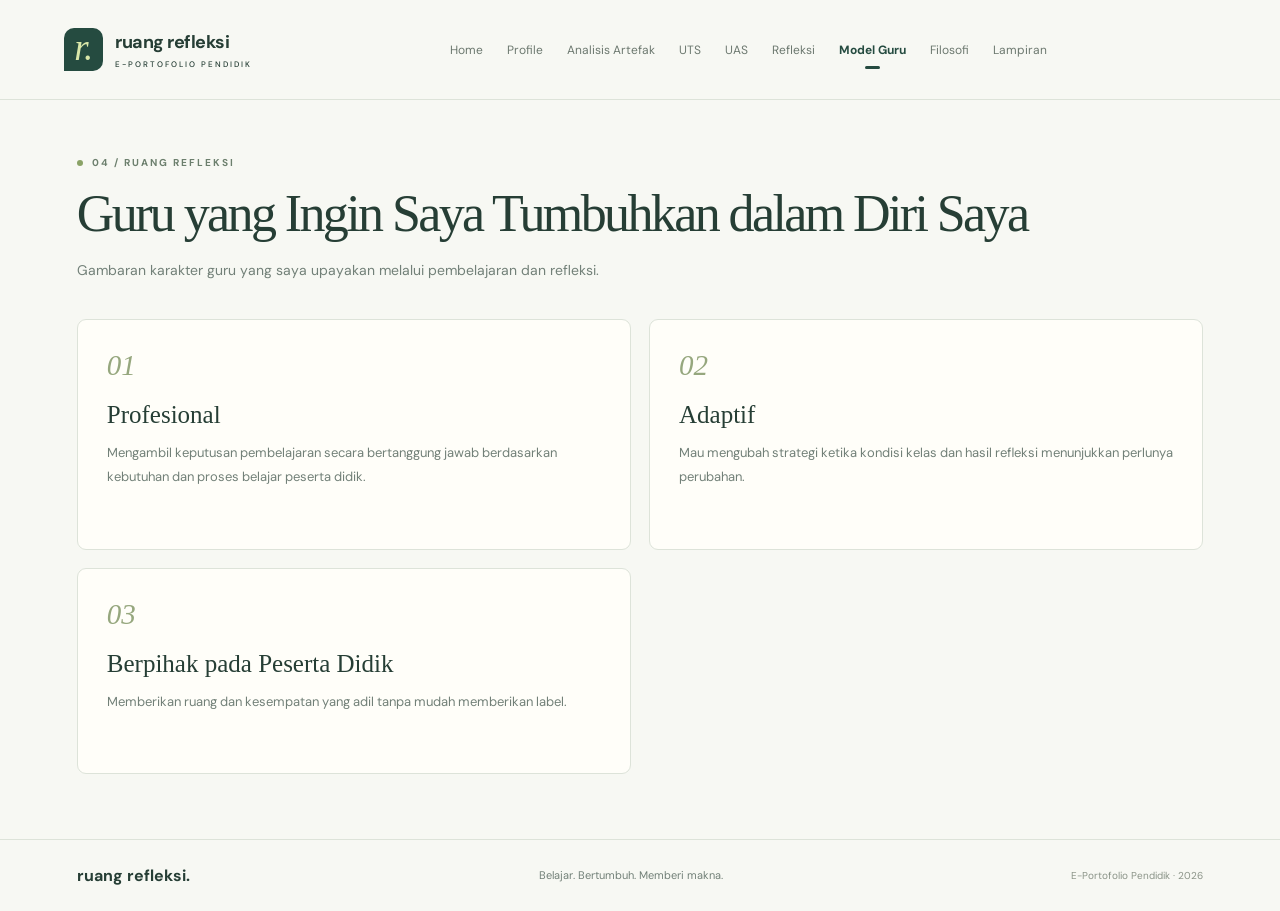
<file: model-guru.html>
<!DOCTYPE html>
<html lang="id">
 <head>
  <meta charset="utf-8"/>
  <meta content="width=device-width, initial-scale=1" name="viewport"/>
  <meta content="#254b40" name="theme-color"/>
  <meta content="E-portofolio perjalanan belajar dan praktik seorang pendidik." name="description"/>
  <title>
   Model Guru · Ruang Refleksi
  </title>
  <link href="assets/css/style.css" rel="stylesheet"/>
 </head>
 <body data-page="model">
  <header>
   <a class="brand" href="index.html">
    <span class="brand-icon">
     r.
    </span>
    <span>
     <span id="site-name">
      ruang refleksi
     </span>
     <small id="site-tagline">
      E-PORTOFOLIO PENDIDIK
     </small>
    </span>
   </a>
   <button aria-expanded="false" aria-label="Buka navigasi" class="menu">
    ☰
   </button>
   <nav aria-label="Navigasi utama">
    <a href="index.html">
     Home
    </a>
    <a href="profile.html">
     Profile
    </a>
    <a href="analisis-artefak.html">
     Analisis Artefak
    </a>
    <a href="uts.html">
     UTS
    </a>
       <a href="uas.html">
     UAS
    </a>
    <a href="refleksi.html">
     Refleksi
    </a>
    <a aria-current="page" class="active" href="model-guru.html">
     Model Guru
    </a>
    <a href="filosofi.html">
     Filosofi
    </a>
    <a href="lampiran.html">
     Lampiran
    </a>
   </nav>
  </header>
  <main id="main">
   <!-- KONTEN MULAI — EDIT TEKS LANGSUNG DI HTML INI. -->
   <section class="page-head">
    <div>
     <span class="eyebrow">
      04 / RUANG REFLEKSI
     </span>
     <h1>
      Guru yang Ingin Saya Tumbuhkan dalam Diri Saya
     </h1>
     <p>
      Gambaran karakter guru yang saya upayakan melalui pembelajaran dan refleksi.
     </p>
    </div>
   </section>
   <div class="content principles">
    <article class="principle">
     <span>
      01
     </span>
     <h2>
      Profesional
     </h2>
     <p>
      Mengambil keputusan pembelajaran secara bertanggung jawab berdasarkan kebutuhan dan proses belajar peserta didik.
    </article>
    <article class="principle">
     <span>
      02
     </span>
     <h2>
      Adaptif
     </h2>
     <p>
      Mau mengubah strategi ketika kondisi kelas dan hasil refleksi menunjukkan perlunya perubahan.
     </p>
    </article>
    <article class="principle">
     <span>
      03
     </span>
     <h2>
      Berpihak pada Peserta Didik
     </h2>
     <p>
      Memberikan ruang dan kesempatan yang adil tanpa mudah memberikan label.
     </p>
    </article>
   </div>
   <!-- KONTEN SELESAI -->
  </main>
  <footer>
   <a class="footer-brand" href="index.html">
    ruang refleksi.
   </a>
   <p>
    Belajar. Bertumbuh. Memberi makna.
   </p>
   <span>
    E-Portofolio Pendidik · 2026
   </span>
  </footer>
  <script defer="True" src="assets/js/main.js">
  </script>
 </body>
</html>
</file>
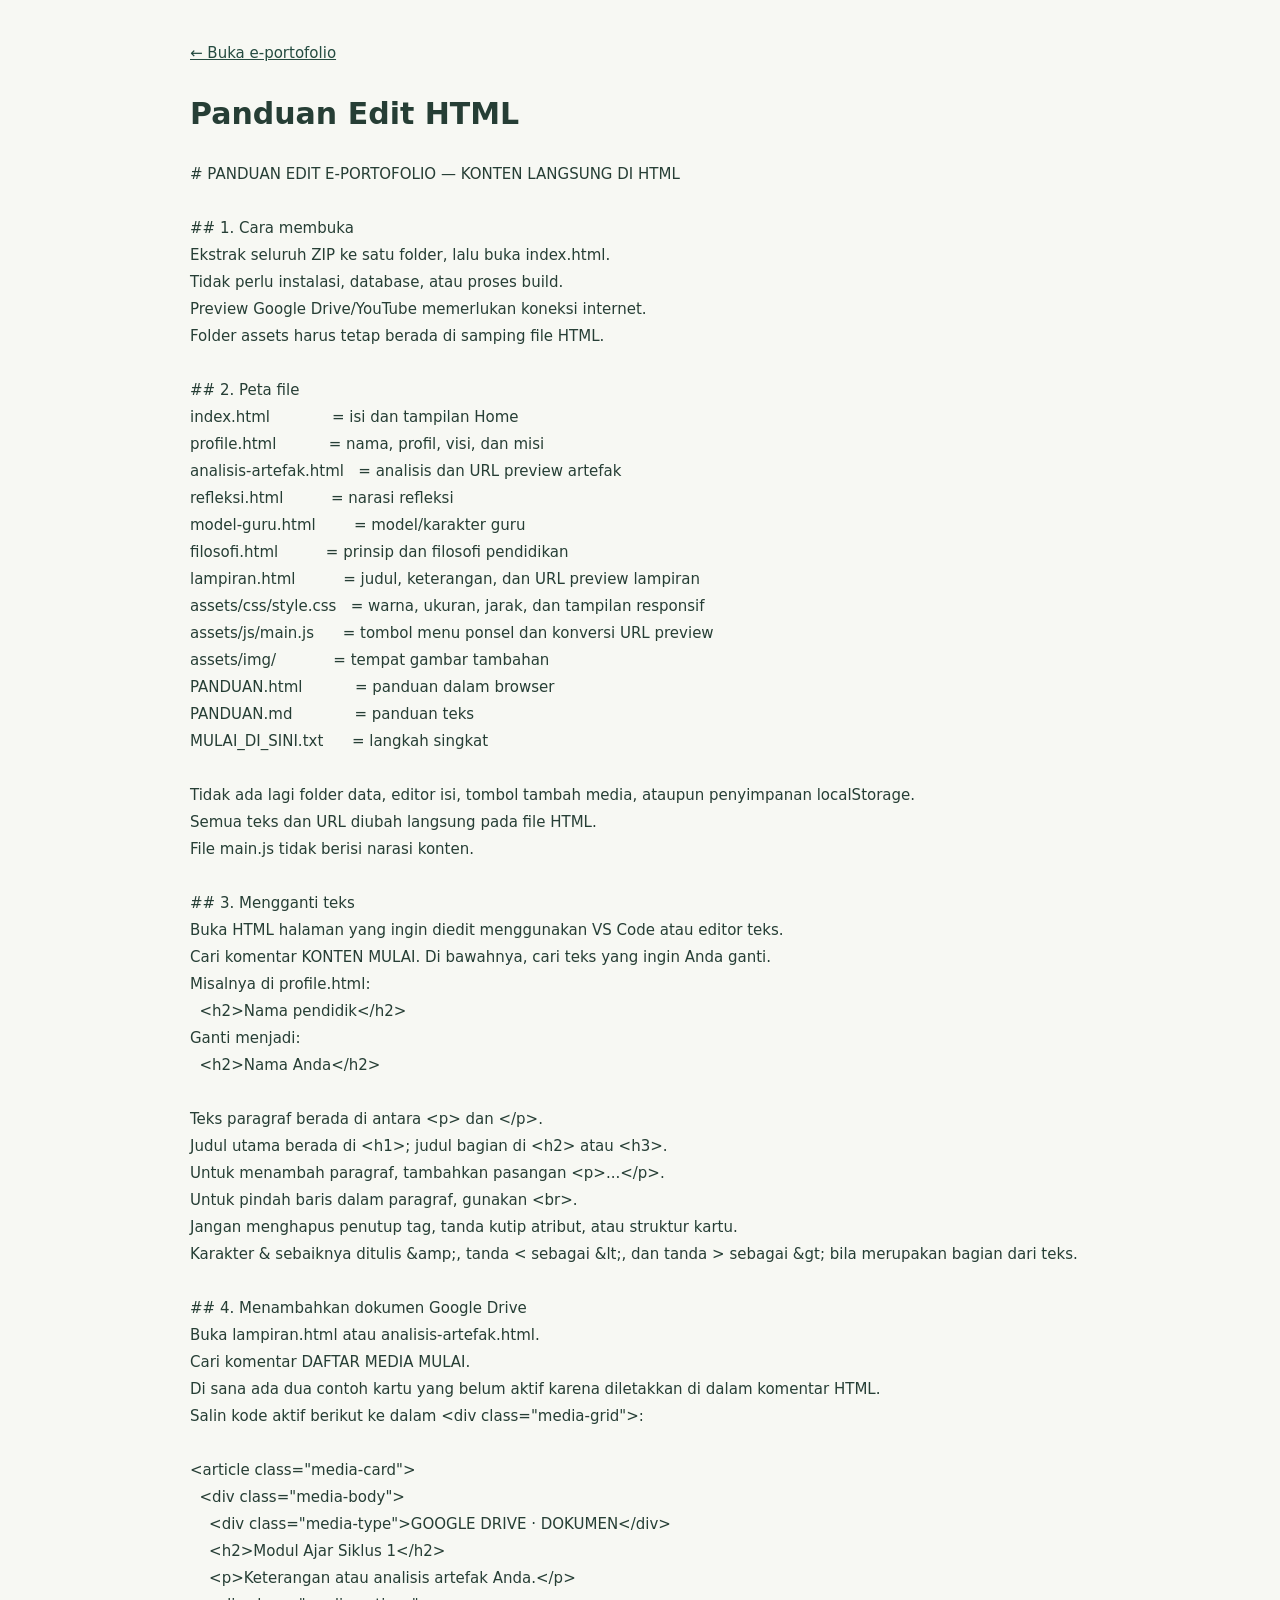
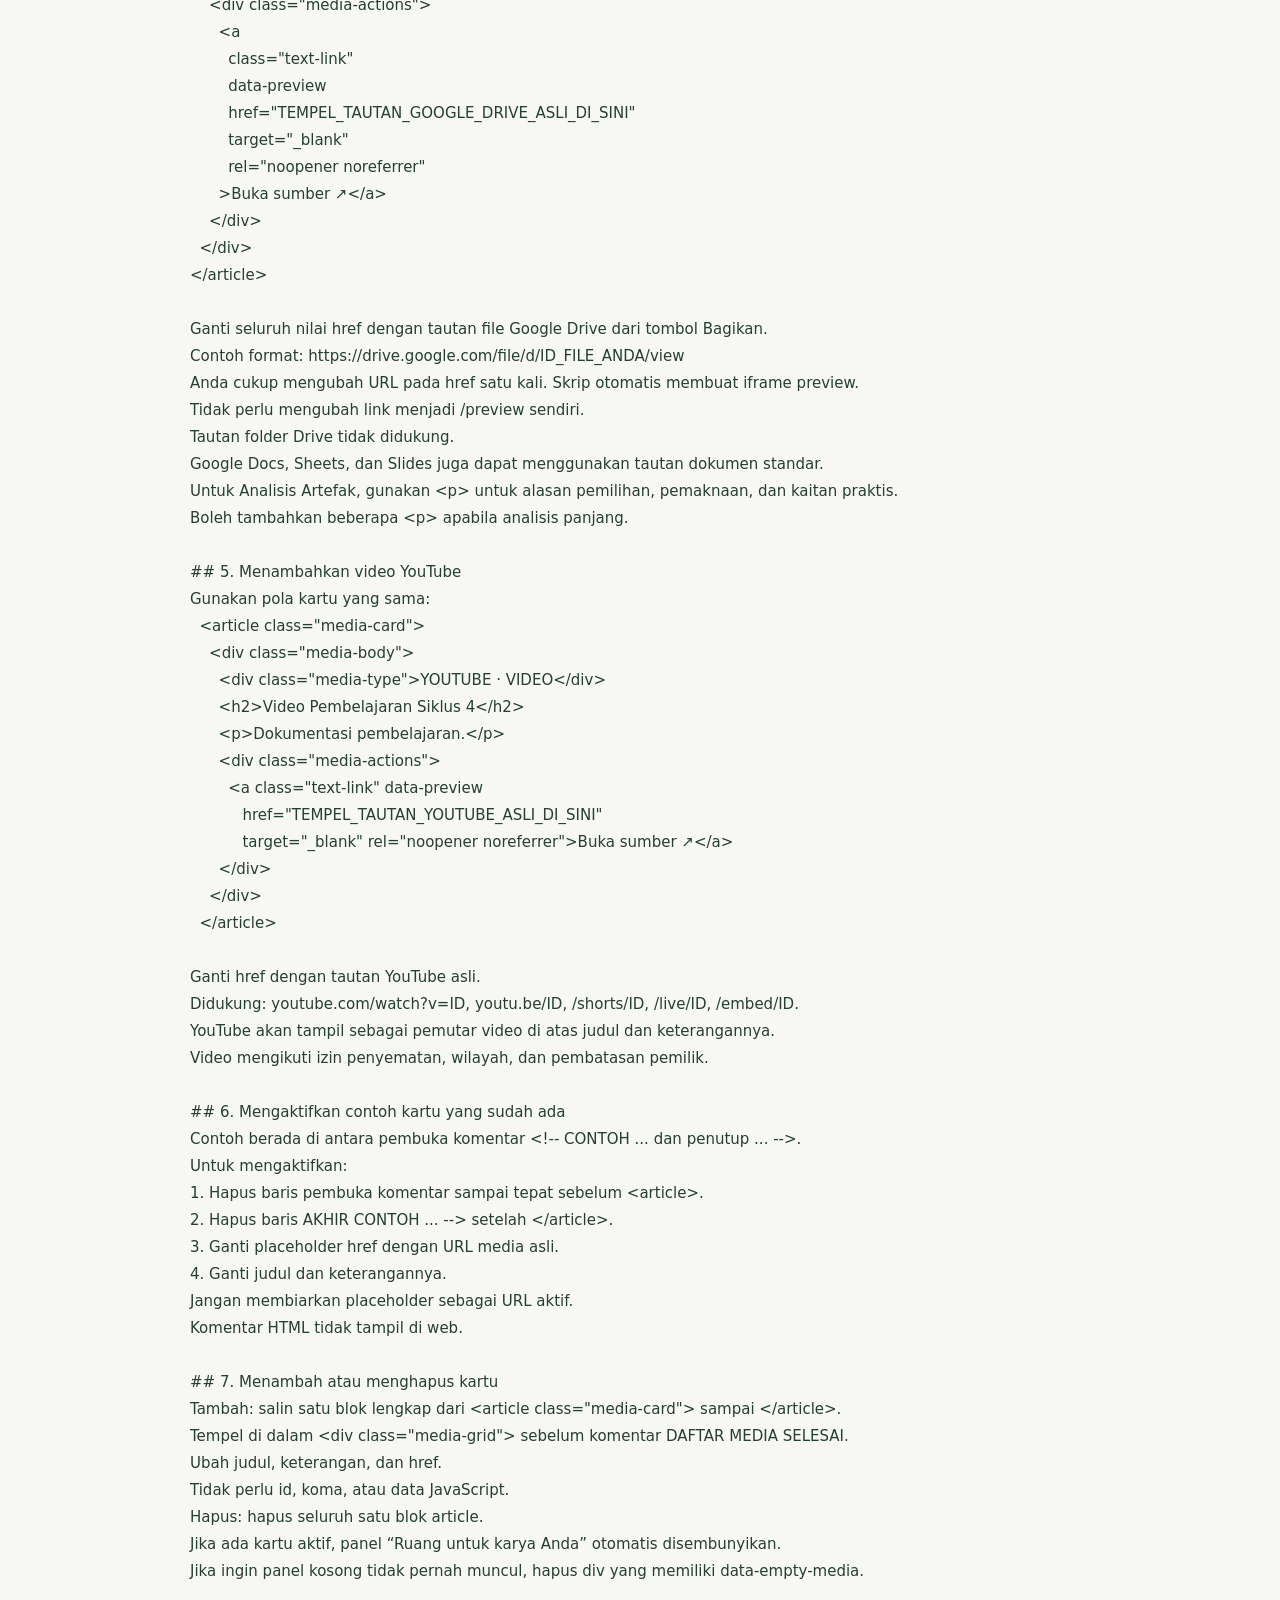
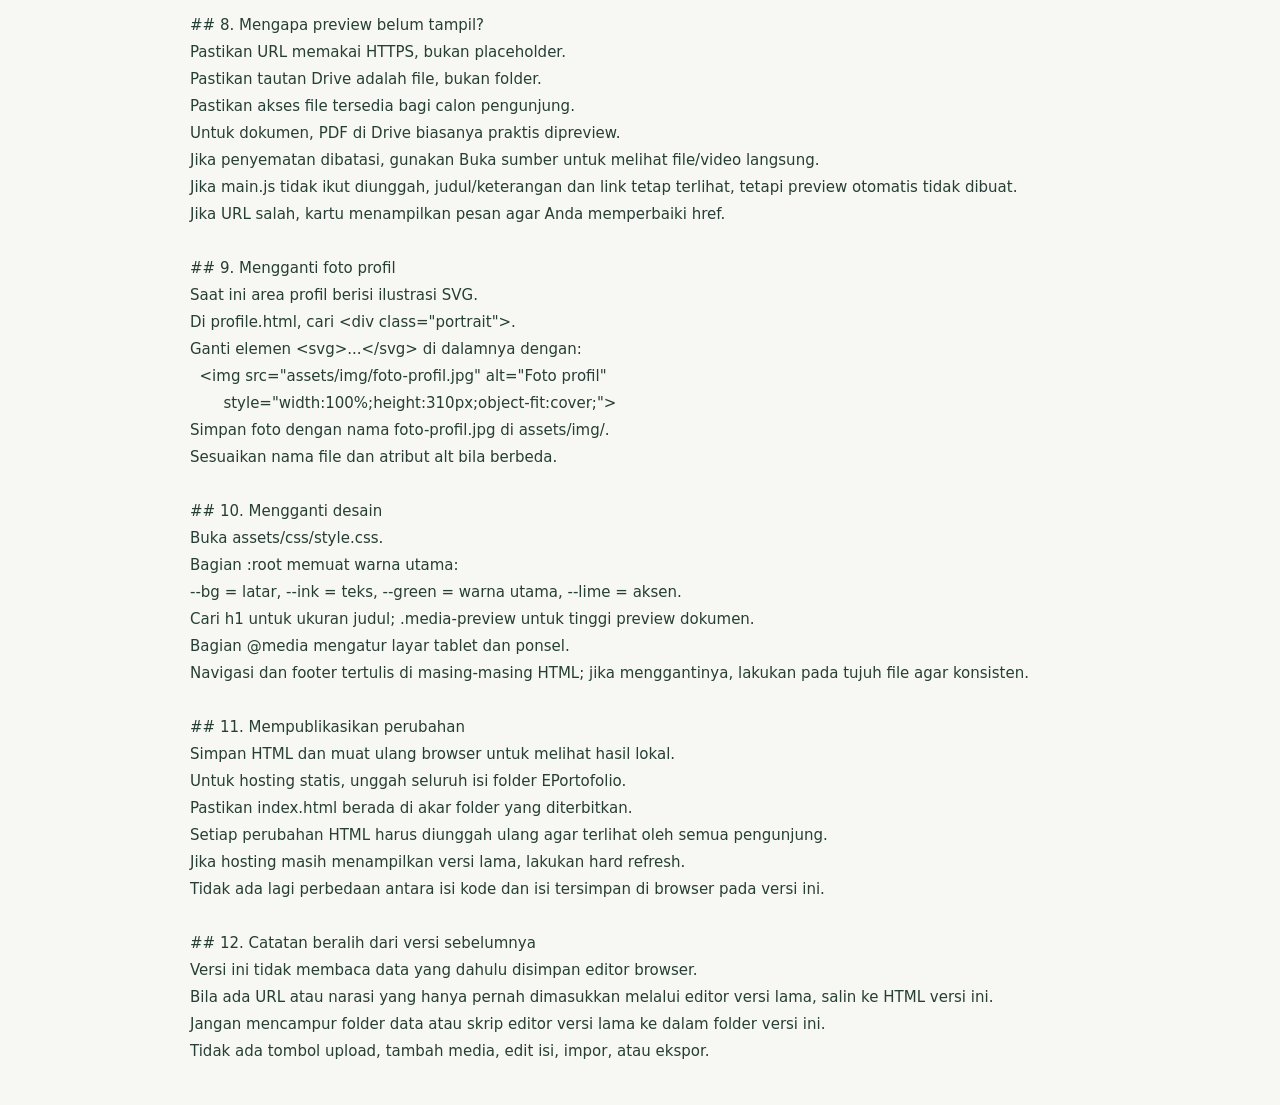
<file: PANDUAN.html>
<!doctype html><html lang="id"><meta charset="utf-8"><meta name="viewport" content="width=device-width,initial-scale=1"><title>Panduan Edit HTML</title><style>body{max-width:900px;margin:40px auto;padding:0 24px;font:15px/1.8 system-ui;color:#263e35;background:#f7f8f3}pre{font:inherit;white-space:pre-wrap;overflow-wrap:anywhere}a{color:#254b40}</style><a href="index.html">← Buka e-portofolio</a><h1>Panduan Edit HTML</h1><pre># PANDUAN EDIT E-PORTOFOLIO — KONTEN LANGSUNG DI HTML

## 1. Cara membuka
Ekstrak seluruh ZIP ke satu folder, lalu buka index.html.
Tidak perlu instalasi, database, atau proses build.
Preview Google Drive/YouTube memerlukan koneksi internet.
Folder assets harus tetap berada di samping file HTML.

## 2. Peta file
index.html             = isi dan tampilan Home
profile.html           = nama, profil, visi, dan misi
analisis-artefak.html   = analisis dan URL preview artefak
refleksi.html          = narasi refleksi
model-guru.html        = model/karakter guru
filosofi.html          = prinsip dan filosofi pendidikan
lampiran.html          = judul, keterangan, dan URL preview lampiran
assets/css/style.css   = warna, ukuran, jarak, dan tampilan responsif
assets/js/main.js      = tombol menu ponsel dan konversi URL preview
assets/img/            = tempat gambar tambahan
PANDUAN.html           = panduan dalam browser
PANDUAN.md             = panduan teks
MULAI_DI_SINI.txt      = langkah singkat

Tidak ada lagi folder data, editor isi, tombol tambah media, ataupun penyimpanan localStorage.
Semua teks dan URL diubah langsung pada file HTML.
File main.js tidak berisi narasi konten.

## 3. Mengganti teks
Buka HTML halaman yang ingin diedit menggunakan VS Code atau editor teks.
Cari komentar KONTEN MULAI. Di bawahnya, cari teks yang ingin Anda ganti.
Misalnya di profile.html:
  &lt;h2&gt;Nama pendidik&lt;/h2&gt;
Ganti menjadi:
  &lt;h2&gt;Nama Anda&lt;/h2&gt;

Teks paragraf berada di antara &lt;p&gt; dan &lt;/p&gt;.
Judul utama berada di &lt;h1&gt;; judul bagian di &lt;h2&gt; atau &lt;h3&gt;.
Untuk menambah paragraf, tambahkan pasangan &lt;p&gt;...&lt;/p&gt;.
Untuk pindah baris dalam paragraf, gunakan &lt;br&gt;.
Jangan menghapus penutup tag, tanda kutip atribut, atau struktur kartu.
Karakter &amp; sebaiknya ditulis &amp;amp;, tanda &lt; sebagai &amp;lt;, dan tanda &gt; sebagai &amp;gt; bila merupakan bagian dari teks.

## 4. Menambahkan dokumen Google Drive
Buka lampiran.html atau analisis-artefak.html.
Cari komentar DAFTAR MEDIA MULAI.
Di sana ada dua contoh kartu yang belum aktif karena diletakkan di dalam komentar HTML.
Salin kode aktif berikut ke dalam &lt;div class=&quot;media-grid&quot;&gt;:

&lt;article class=&quot;media-card&quot;&gt;
  &lt;div class=&quot;media-body&quot;&gt;
    &lt;div class=&quot;media-type&quot;&gt;GOOGLE DRIVE · DOKUMEN&lt;/div&gt;
    &lt;h2&gt;Modul Ajar Siklus 1&lt;/h2&gt;
    &lt;p&gt;Keterangan atau analisis artefak Anda.&lt;/p&gt;
    &lt;div class=&quot;media-actions&quot;&gt;
      &lt;a
        class=&quot;text-link&quot;
        data-preview
        href=&quot;TEMPEL_TAUTAN_GOOGLE_DRIVE_ASLI_DI_SINI&quot;
        target=&quot;_blank&quot;
        rel=&quot;noopener noreferrer&quot;
      &gt;Buka sumber ↗&lt;/a&gt;
    &lt;/div&gt;
  &lt;/div&gt;
&lt;/article&gt;

Ganti seluruh nilai href dengan tautan file Google Drive dari tombol Bagikan.
Contoh format: https://drive.google.com/file/d/ID_FILE_ANDA/view
Anda cukup mengubah URL pada href satu kali. Skrip otomatis membuat iframe preview.
Tidak perlu mengubah link menjadi /preview sendiri.
Tautan folder Drive tidak didukung.
Google Docs, Sheets, dan Slides juga dapat menggunakan tautan dokumen standar.
Untuk Analisis Artefak, gunakan &lt;p&gt; untuk alasan pemilihan, pemaknaan, dan kaitan praktis.
Boleh tambahkan beberapa &lt;p&gt; apabila analisis panjang.

## 5. Menambahkan video YouTube
Gunakan pola kartu yang sama:
  &lt;article class=&quot;media-card&quot;&gt;
    &lt;div class=&quot;media-body&quot;&gt;
      &lt;div class=&quot;media-type&quot;&gt;YOUTUBE · VIDEO&lt;/div&gt;
      &lt;h2&gt;Video Pembelajaran Siklus 4&lt;/h2&gt;
      &lt;p&gt;Dokumentasi pembelajaran.&lt;/p&gt;
      &lt;div class=&quot;media-actions&quot;&gt;
        &lt;a class=&quot;text-link&quot; data-preview
           href=&quot;TEMPEL_TAUTAN_YOUTUBE_ASLI_DI_SINI&quot;
           target=&quot;_blank&quot; rel=&quot;noopener noreferrer&quot;&gt;Buka sumber ↗&lt;/a&gt;
      &lt;/div&gt;
    &lt;/div&gt;
  &lt;/article&gt;

Ganti href dengan tautan YouTube asli.
Didukung: youtube.com/watch?v=ID, youtu.be/ID, /shorts/ID, /live/ID, /embed/ID.
YouTube akan tampil sebagai pemutar video di atas judul dan keterangannya.
Video mengikuti izin penyematan, wilayah, dan pembatasan pemilik.

## 6. Mengaktifkan contoh kartu yang sudah ada
Contoh berada di antara pembuka komentar &lt;!-- CONTOH ... dan penutup ... --&gt;.
Untuk mengaktifkan:
1. Hapus baris pembuka komentar sampai tepat sebelum &lt;article&gt;.
2. Hapus baris AKHIR CONTOH ... --&gt; setelah &lt;/article&gt;.
3. Ganti placeholder href dengan URL media asli.
4. Ganti judul dan keterangannya.
Jangan membiarkan placeholder sebagai URL aktif.
Komentar HTML tidak tampil di web.

## 7. Menambah atau menghapus kartu
Tambah: salin satu blok lengkap dari &lt;article class=&quot;media-card&quot;&gt; sampai &lt;/article&gt;.
Tempel di dalam &lt;div class=&quot;media-grid&quot;&gt; sebelum komentar DAFTAR MEDIA SELESAI.
Ubah judul, keterangan, dan href.
Tidak perlu id, koma, atau data JavaScript.
Hapus: hapus seluruh satu blok article.
Jika ada kartu aktif, panel “Ruang untuk karya Anda” otomatis disembunyikan.
Jika ingin panel kosong tidak pernah muncul, hapus div yang memiliki data-empty-media.

## 8. Mengapa preview belum tampil?
Pastikan URL memakai HTTPS, bukan placeholder.
Pastikan tautan Drive adalah file, bukan folder.
Pastikan akses file tersedia bagi calon pengunjung.
Untuk dokumen, PDF di Drive biasanya praktis dipreview.
Jika penyematan dibatasi, gunakan Buka sumber untuk melihat file/video langsung.
Jika main.js tidak ikut diunggah, judul/keterangan dan link tetap terlihat, tetapi preview otomatis tidak dibuat.
Jika URL salah, kartu menampilkan pesan agar Anda memperbaiki href.

## 9. Mengganti foto profil
Saat ini area profil berisi ilustrasi SVG.
Di profile.html, cari &lt;div class=&quot;portrait&quot;&gt;.
Ganti elemen &lt;svg&gt;...&lt;/svg&gt; di dalamnya dengan:
  &lt;img src=&quot;assets/img/foto-profil.jpg&quot; alt=&quot;Foto profil&quot;
       style=&quot;width:100%;height:310px;object-fit:cover;&quot;&gt;
Simpan foto dengan nama foto-profil.jpg di assets/img/.
Sesuaikan nama file dan atribut alt bila berbeda.

## 10. Mengganti desain
Buka assets/css/style.css.
Bagian :root memuat warna utama:
--bg = latar, --ink = teks, --green = warna utama, --lime = aksen.
Cari h1 untuk ukuran judul; .media-preview untuk tinggi preview dokumen.
Bagian @media mengatur layar tablet dan ponsel.
Navigasi dan footer tertulis di masing-masing HTML; jika menggantinya, lakukan pada tujuh file agar konsisten.

## 11. Mempublikasikan perubahan
Simpan HTML dan muat ulang browser untuk melihat hasil lokal.
Untuk hosting statis, unggah seluruh isi folder EPortofolio.
Pastikan index.html berada di akar folder yang diterbitkan.
Setiap perubahan HTML harus diunggah ulang agar terlihat oleh semua pengunjung.
Jika hosting masih menampilkan versi lama, lakukan hard refresh.
Tidak ada lagi perbedaan antara isi kode dan isi tersimpan di browser pada versi ini.

## 12. Catatan beralih dari versi sebelumnya
Versi ini tidak membaca data yang dahulu disimpan editor browser.
Bila ada URL atau narasi yang hanya pernah dimasukkan melalui editor versi lama, salin ke HTML versi ini.
Jangan mencampur folder data atau skrip editor versi lama ke dalam folder versi ini.
Tidak ada tombol upload, tambah media, edit isi, impor, atau ekspor.
</pre></html>
</file>
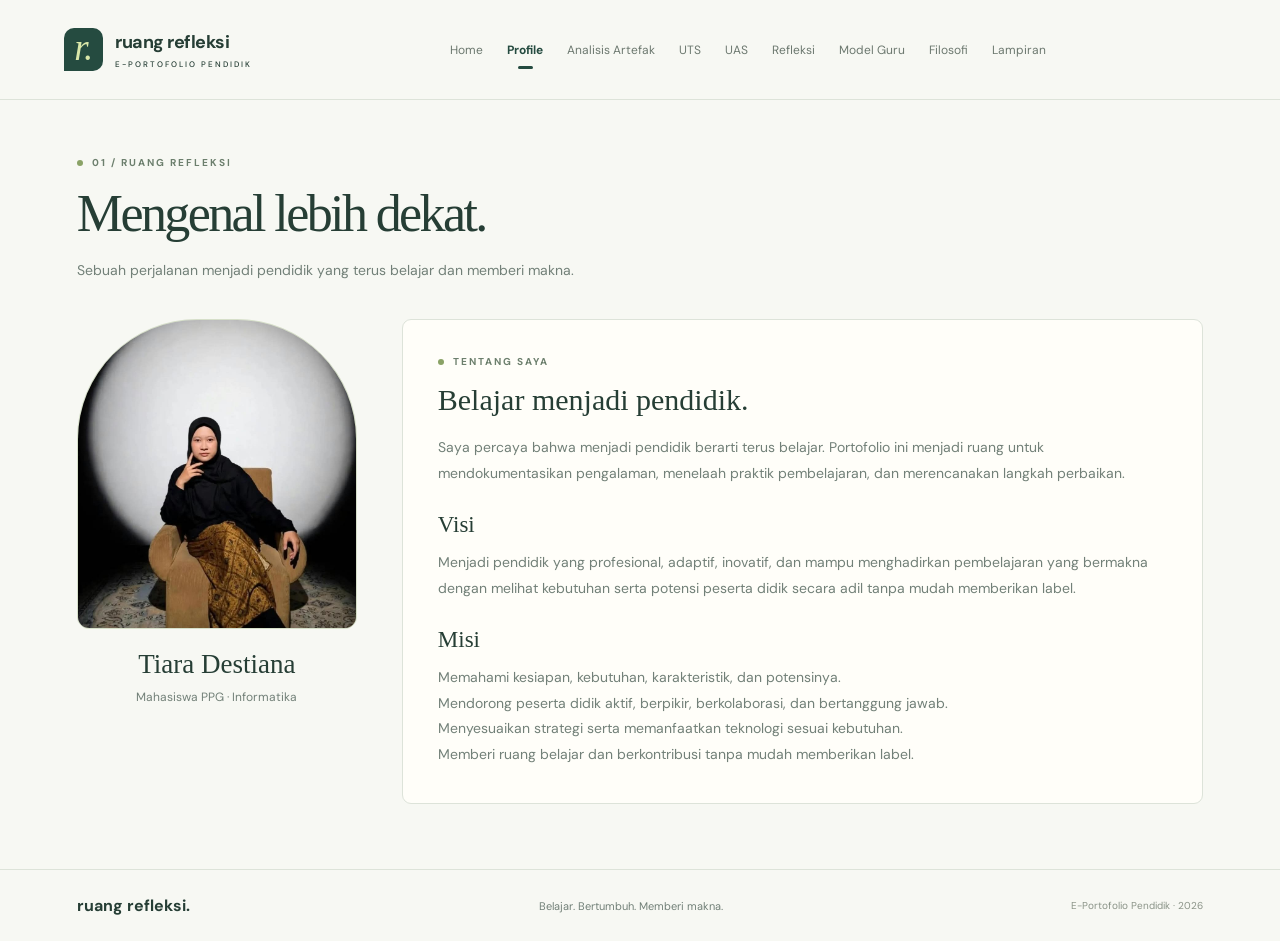
<file: profile.html>
<!DOCTYPE html>
<html lang="id">
 <head>
  <meta charset="utf-8"/>
  <meta content="width=device-width, initial-scale=1" name="viewport"/>
  <meta content="#254b40" name="theme-color"/>
  <meta content="E-portofolio perjalanan belajar dan praktik seorang pendidik." name="description"/>
  <title>
   Profile · Ruang Refleksi
  </title>
  <link href="assets/css/style.css" rel="stylesheet"/>
 </head>
 <body data-page="profile">
  <header>
   <a class="brand" href="index.html">
    <span class="brand-icon">
     r.
    </span>
    <span>
     <span id="site-name">
      ruang refleksi
     </span>
     <small id="site-tagline">
      E-PORTOFOLIO PENDIDIK
     </small>
    </span>
   </a>
   <button aria-expanded="false" aria-label="Buka navigasi" class="menu">
    ☰
   </button>
   <nav aria-label="Navigasi utama">
    <a href="index.html">
     Home
    </a>
    <a aria-current="page" class="active" href="profile.html">
     Profile
    </a>
    <a href="analisis-artefak.html">
     Analisis Artefak
    </a>
    <a href="uts.html">
     UTS
    </a>
    <a href="uas.html">
     UAS
    </a>
    <a href="refleksi.html">
     Refleksi
    </a>
    <a href="model-guru.html">
     Model Guru
    </a>
    <a href="filosofi.html">
     Filosofi
    </a>
    <a href="lampiran.html">
     Lampiran
    </a>
   </nav>
  </header>
  <main id="main">
   <!-- KONTEN MULAI — EDIT TEKS LANGSUNG DI HTML INI. -->
   <section class="page-head">
    <div>
     <span class="eyebrow">
      01 / RUANG REFLEKSI
     </span>
     <h1>
      Mengenal lebih dekat.
     </h1>
     <p>
      Sebuah perjalanan menjadi pendidik yang terus belajar dan memberi makna.
     </p>
    </div>
   </section>
   <div class="content prose-grid">
    <aside class="profile-card">
    <div class="portrait">
    <img
        src="assets/img/profile.jpeg"
        alt="Foto profil Tiara Destiana"
        class="profile-photo"
    >
    </div>
     <h2>
      Tiara Destiana
     </h2>
     <p>
      Mahasiswa PPG · Informatika
     </p>
    </aside>
    <article class="prose">
     <span class="eyebrow">
      TENTANG SAYA
     </span>
     <h2 style="margin-top:15px">
      Belajar menjadi pendidik.
     </h2>
     <p>
      Saya percaya bahwa menjadi pendidik berarti terus belajar. Portofolio ini menjadi ruang untuk mendokumentasikan pengalaman, menelaah praktik pembelajaran, dan merencanakan langkah perbaikan.
      <br/>
     </p>
     <h3>
      Visi
     </h3>
     <p>
      Menjadi pendidik yang profesional, adaptif, inovatif, dan mampu menghadirkan pembelajaran yang bermakna dengan melihat kebutuhan serta potensi peserta didik secara adil tanpa mudah memberikan label.
     </p>
     <h3>
      Misi
     </h3>
     <p>
      Memahami kesiapan, kebutuhan, karakteristik, dan potensinya.
      <br/>
      Mendorong peserta didik aktif, berpikir, berkolaborasi, dan bertanggung jawab.
      <br/>
      Menyesuaikan strategi serta memanfaatkan teknologi sesuai kebutuhan.
      <br/>
      Memberi ruang belajar dan berkontribusi tanpa mudah memberikan label.
     </p>
    </article>
   </div>
   <!-- KONTEN SELESAI -->
  </main>
  <footer>
   <a class="footer-brand" href="index.html">
    ruang refleksi.
   </a>
   <p>
    Belajar. Bertumbuh. Memberi makna.
   </p>
   <span>
    E-Portofolio Pendidik · 2026
   </span>
  </footer>
  <script defer="True" src="assets/js/main.js">
  </script>
 </body>
</html>
</file>
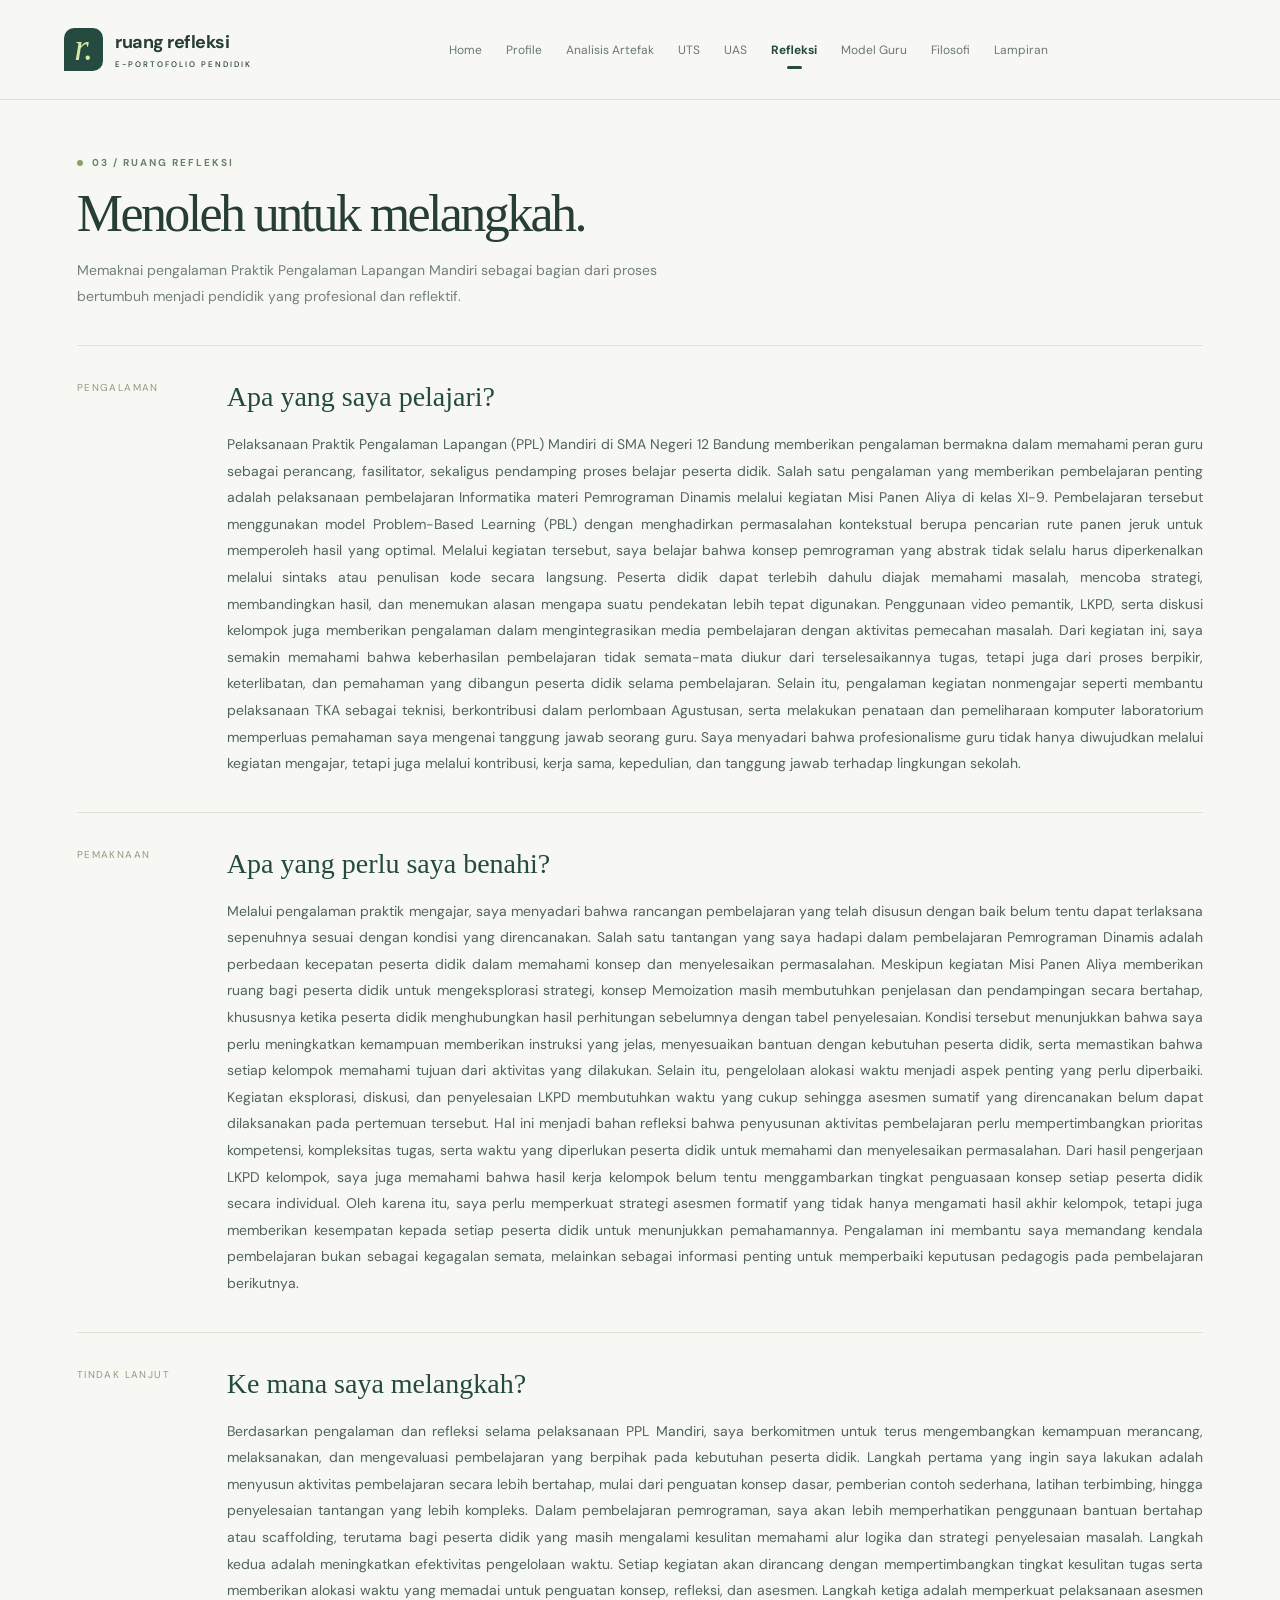
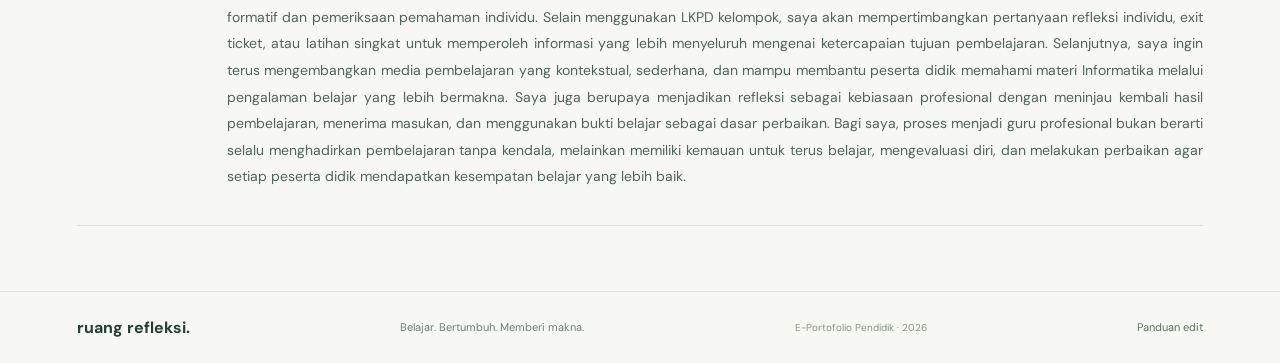
<file: refleksi.html>
<!DOCTYPE html>
<html lang="id">
<head>
  <meta charset="utf-8"/>
  <meta name="viewport" content="width=device-width, initial-scale=1"/>
  <meta name="theme-color" content="#254b40"/>
  <meta name="description" content="Refleksi pengalaman Praktik Pengalaman Lapangan Mandiri."/>
  <title>Refleksi · Ruang Refleksi</title>
  <link href="assets/css/style.css" rel="stylesheet"/>
</head>

<body data-page="refleksi">

  <header>
    <a class="brand" href="index.html">
      <span class="brand-icon">r.</span>
      <span>
        <span id="site-name">ruang refleksi</span>
        <small id="site-tagline">E-PORTOFOLIO PENDIDIK</small>
      </span>
    </a>

    <button aria-expanded="false" aria-label="Buka navigasi" class="menu">
      ☰
    </button>

    <nav aria-label="Navigasi utama">
      <a href="index.html">Home</a>
      <a href="profile.html">Profile</a>
      <a href="analisis-artefak.html">Analisis Artefak</a>
      <a href="uts.html">UTS</a>
         <a href="uas.html">UAS</a>
      <a aria-current="page" class="active" href="refleksi.html">
        Refleksi
      </a>
      <a href="model-guru.html">Model Guru</a>
      <a href="filosofi.html">Filosofi</a>
      <a href="lampiran.html">Lampiran</a>
    </nav>
  </header>

  <main id="main">

    <!-- JUDUL HALAMAN -->
    <section class="page-head">
      <div>
        <span class="eyebrow">
          03 / RUANG REFLEKSI
        </span>

        <h1>Menoleh untuk melangkah.</h1>

        <p>
          Memaknai pengalaman Praktik Pengalaman Lapangan
          Mandiri sebagai bagian dari proses bertumbuh
          menjadi pendidik yang profesional dan reflektif.
        </p>
      </div>
    </section>

    <div class="content">

      <!-- BAGIAN 1: PENGALAMAN -->
      <article class="reflection">
        <span>PENGALAMAN</span>

        <div>
          <h2>Apa yang saya pelajari?</h2>

          <p>
            Pelaksanaan Praktik Pengalaman Lapangan (PPL)
            Mandiri di SMA Negeri 12 Bandung memberikan
            pengalaman bermakna dalam memahami peran
            guru sebagai perancang, fasilitator, sekaligus
            pendamping proses belajar peserta didik.

            Salah satu pengalaman yang memberikan
            pembelajaran penting adalah pelaksanaan
            pembelajaran Informatika materi Pemrograman
            Dinamis melalui kegiatan Misi Panen Aliya
            di kelas XI-9.

            Pembelajaran tersebut menggunakan model
            Problem-Based Learning (PBL) dengan
            menghadirkan permasalahan kontekstual
            berupa pencarian rute panen jeruk untuk
            memperoleh hasil yang optimal.

            Melalui kegiatan tersebut, saya belajar
            bahwa konsep pemrograman yang abstrak
            tidak selalu harus diperkenalkan melalui
            sintaks atau penulisan kode secara langsung.
            Peserta didik dapat terlebih dahulu diajak
            memahami masalah, mencoba strategi,
            membandingkan hasil, dan menemukan alasan
            mengapa suatu pendekatan lebih tepat
            digunakan.

            Penggunaan video pemantik, LKPD, serta
            diskusi kelompok juga memberikan pengalaman
            dalam mengintegrasikan media pembelajaran
            dengan aktivitas pemecahan masalah.

            Dari kegiatan ini, saya semakin memahami
            bahwa keberhasilan pembelajaran tidak
            semata-mata diukur dari terselesaikannya
            tugas, tetapi juga dari proses berpikir,
            keterlibatan, dan pemahaman yang dibangun
            peserta didik selama pembelajaran.

            Selain itu, pengalaman kegiatan nonmengajar
            seperti membantu pelaksanaan TKA sebagai
            teknisi, berkontribusi dalam perlombaan
            Agustusan, serta melakukan penataan dan
            pemeliharaan komputer laboratorium
            memperluas pemahaman saya mengenai
            tanggung jawab seorang guru.

            Saya menyadari bahwa profesionalisme guru
            tidak hanya diwujudkan melalui kegiatan
            mengajar, tetapi juga melalui kontribusi,
            kerja sama, kepedulian, dan tanggung jawab
            terhadap lingkungan sekolah.
          </p>
        </div>
      </article>

      <!-- BAGIAN 2: PEMAKNAAN -->
      <article class="reflection">
        <span>PEMAKNAAN</span>

        <div>
          <h2>Apa yang perlu saya benahi?</h2>

          <p>
            Melalui pengalaman praktik mengajar,
            saya menyadari bahwa rancangan pembelajaran
            yang telah disusun dengan baik belum tentu
            dapat terlaksana sepenuhnya sesuai dengan
            kondisi yang direncanakan.

            Salah satu tantangan yang saya hadapi
            dalam pembelajaran Pemrograman Dinamis
            adalah perbedaan kecepatan peserta didik
            dalam memahami konsep dan menyelesaikan
            permasalahan.

            Meskipun kegiatan Misi Panen Aliya
            memberikan ruang bagi peserta didik
            untuk mengeksplorasi strategi, konsep
            Memoization masih membutuhkan penjelasan
            dan pendampingan secara bertahap,
            khususnya ketika peserta didik
            menghubungkan hasil perhitungan
            sebelumnya dengan tabel penyelesaian.

            Kondisi tersebut menunjukkan bahwa
            saya perlu meningkatkan kemampuan
            memberikan instruksi yang jelas,
            menyesuaikan bantuan dengan kebutuhan
            peserta didik, serta memastikan
            bahwa setiap kelompok memahami
            tujuan dari aktivitas yang dilakukan.

            Selain itu, pengelolaan alokasi waktu
            menjadi aspek penting yang perlu diperbaiki.
            Kegiatan eksplorasi, diskusi, dan
            penyelesaian LKPD membutuhkan waktu
            yang cukup sehingga asesmen sumatif
            yang direncanakan belum dapat
            dilaksanakan pada pertemuan tersebut.

            Hal ini menjadi bahan refleksi bahwa
            penyusunan aktivitas pembelajaran perlu
            mempertimbangkan prioritas kompetensi,
            kompleksitas tugas, serta waktu yang
            diperlukan peserta didik untuk
            memahami dan menyelesaikan permasalahan.

            Dari hasil pengerjaan LKPD kelompok,
            saya juga memahami bahwa hasil kerja
            kelompok belum tentu menggambarkan
            tingkat penguasaan konsep setiap
            peserta didik secara individual.

            Oleh karena itu, saya perlu
            memperkuat strategi asesmen formatif
            yang tidak hanya mengamati hasil akhir
            kelompok, tetapi juga memberikan
            kesempatan kepada setiap peserta didik
            untuk menunjukkan pemahamannya.

            Pengalaman ini membantu saya memandang
            kendala pembelajaran bukan sebagai
            kegagalan semata, melainkan sebagai
            informasi penting untuk memperbaiki
            keputusan pedagogis pada pembelajaran
            berikutnya.
          </p>
        </div>
      </article>

      <!-- BAGIAN 3: TINDAK LANJUT -->
      <article class="reflection">
        <span>TINDAK LANJUT</span>

        <div>
          <h2>Ke mana saya melangkah?</h2>

          <p>
            Berdasarkan pengalaman dan refleksi
            selama pelaksanaan PPL Mandiri,
            saya berkomitmen untuk terus
            mengembangkan kemampuan merancang,
            melaksanakan, dan mengevaluasi
            pembelajaran yang berpihak pada
            kebutuhan peserta didik.

            Langkah pertama yang ingin saya
            lakukan adalah menyusun aktivitas
            pembelajaran secara lebih bertahap,
            mulai dari penguatan konsep dasar,
            pemberian contoh sederhana,
            latihan terbimbing, hingga
            penyelesaian tantangan yang
            lebih kompleks.

            Dalam pembelajaran pemrograman,
            saya akan lebih memperhatikan
            penggunaan bantuan bertahap
            atau scaffolding, terutama bagi
            peserta didik yang masih mengalami
            kesulitan memahami alur logika
            dan strategi penyelesaian masalah.

            Langkah kedua adalah meningkatkan
            efektivitas pengelolaan waktu.
            Setiap kegiatan akan dirancang
            dengan mempertimbangkan tingkat
            kesulitan tugas serta memberikan
            alokasi waktu yang memadai
            untuk penguatan konsep,
            refleksi, dan asesmen.

            Langkah ketiga adalah memperkuat
            pelaksanaan asesmen formatif
            dan pemeriksaan pemahaman individu.
            Selain menggunakan LKPD kelompok,
            saya akan mempertimbangkan
            pertanyaan refleksi individu,
            exit ticket, atau latihan singkat
            untuk memperoleh informasi
            yang lebih menyeluruh mengenai
            ketercapaian tujuan pembelajaran.

            Selanjutnya, saya ingin terus
            mengembangkan media pembelajaran
            yang kontekstual, sederhana,
            dan mampu membantu peserta didik
            memahami materi Informatika
            melalui pengalaman belajar
            yang lebih bermakna.

            Saya juga berupaya menjadikan
            refleksi sebagai kebiasaan
            profesional dengan meninjau
            kembali hasil pembelajaran,
            menerima masukan, dan
            menggunakan bukti belajar
            sebagai dasar perbaikan.

            Bagi saya, proses menjadi guru
            profesional bukan berarti
            selalu menghadirkan pembelajaran
            tanpa kendala, melainkan
            memiliki kemauan untuk terus
            belajar, mengevaluasi diri,
            dan melakukan perbaikan
            agar setiap peserta didik
            mendapatkan kesempatan
            belajar yang lebih baik.
          </p>
        </div>
      </article>

    </div>
  </main>

  <footer>
    <a class="footer-brand" href="index.html">
      ruang refleksi.
    </a>

    <p>Belajar. Bertumbuh. Memberi makna.</p>

    <span>E-Portofolio Pendidik · 2026</span>

    <a class="text-link" href="PANDUAN.html">
      Panduan edit
    </a>
  </footer>

  <script defer src="assets/js/main.js"></script>

</body>
</html>
</file>
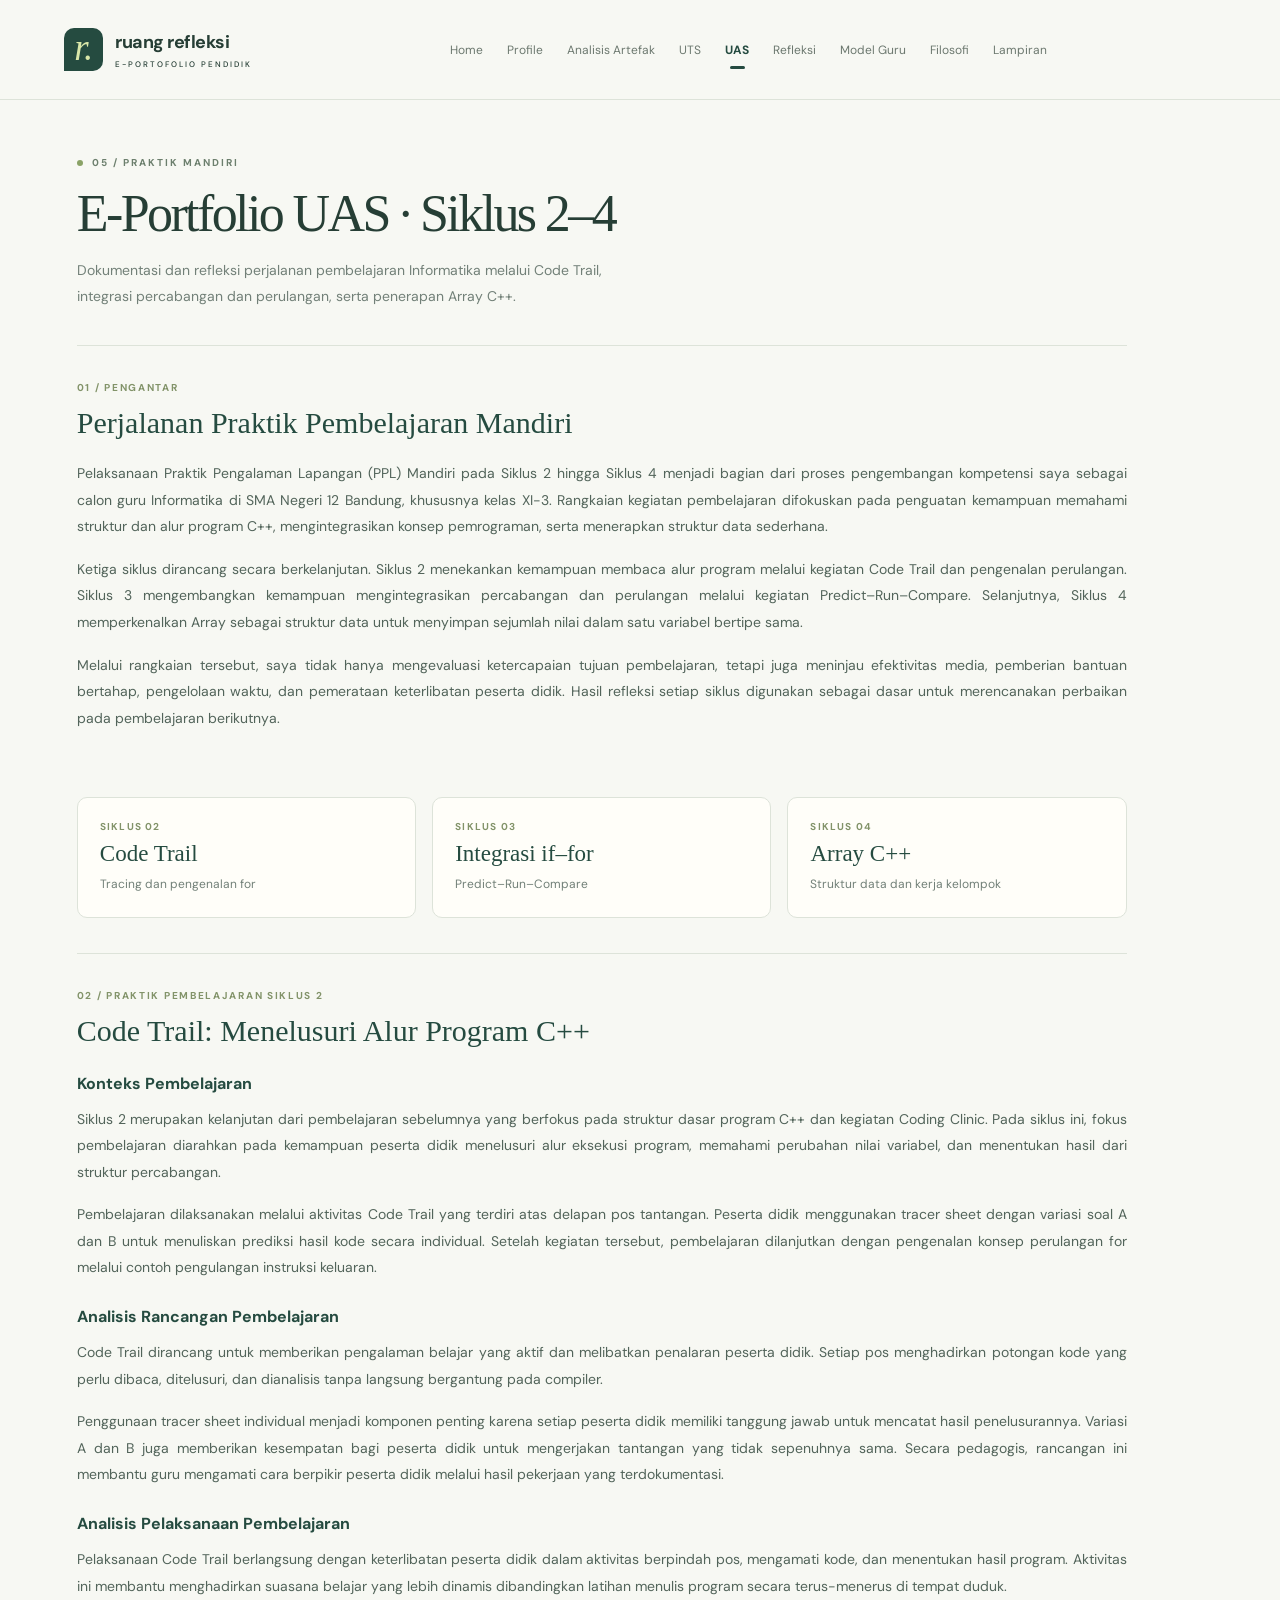
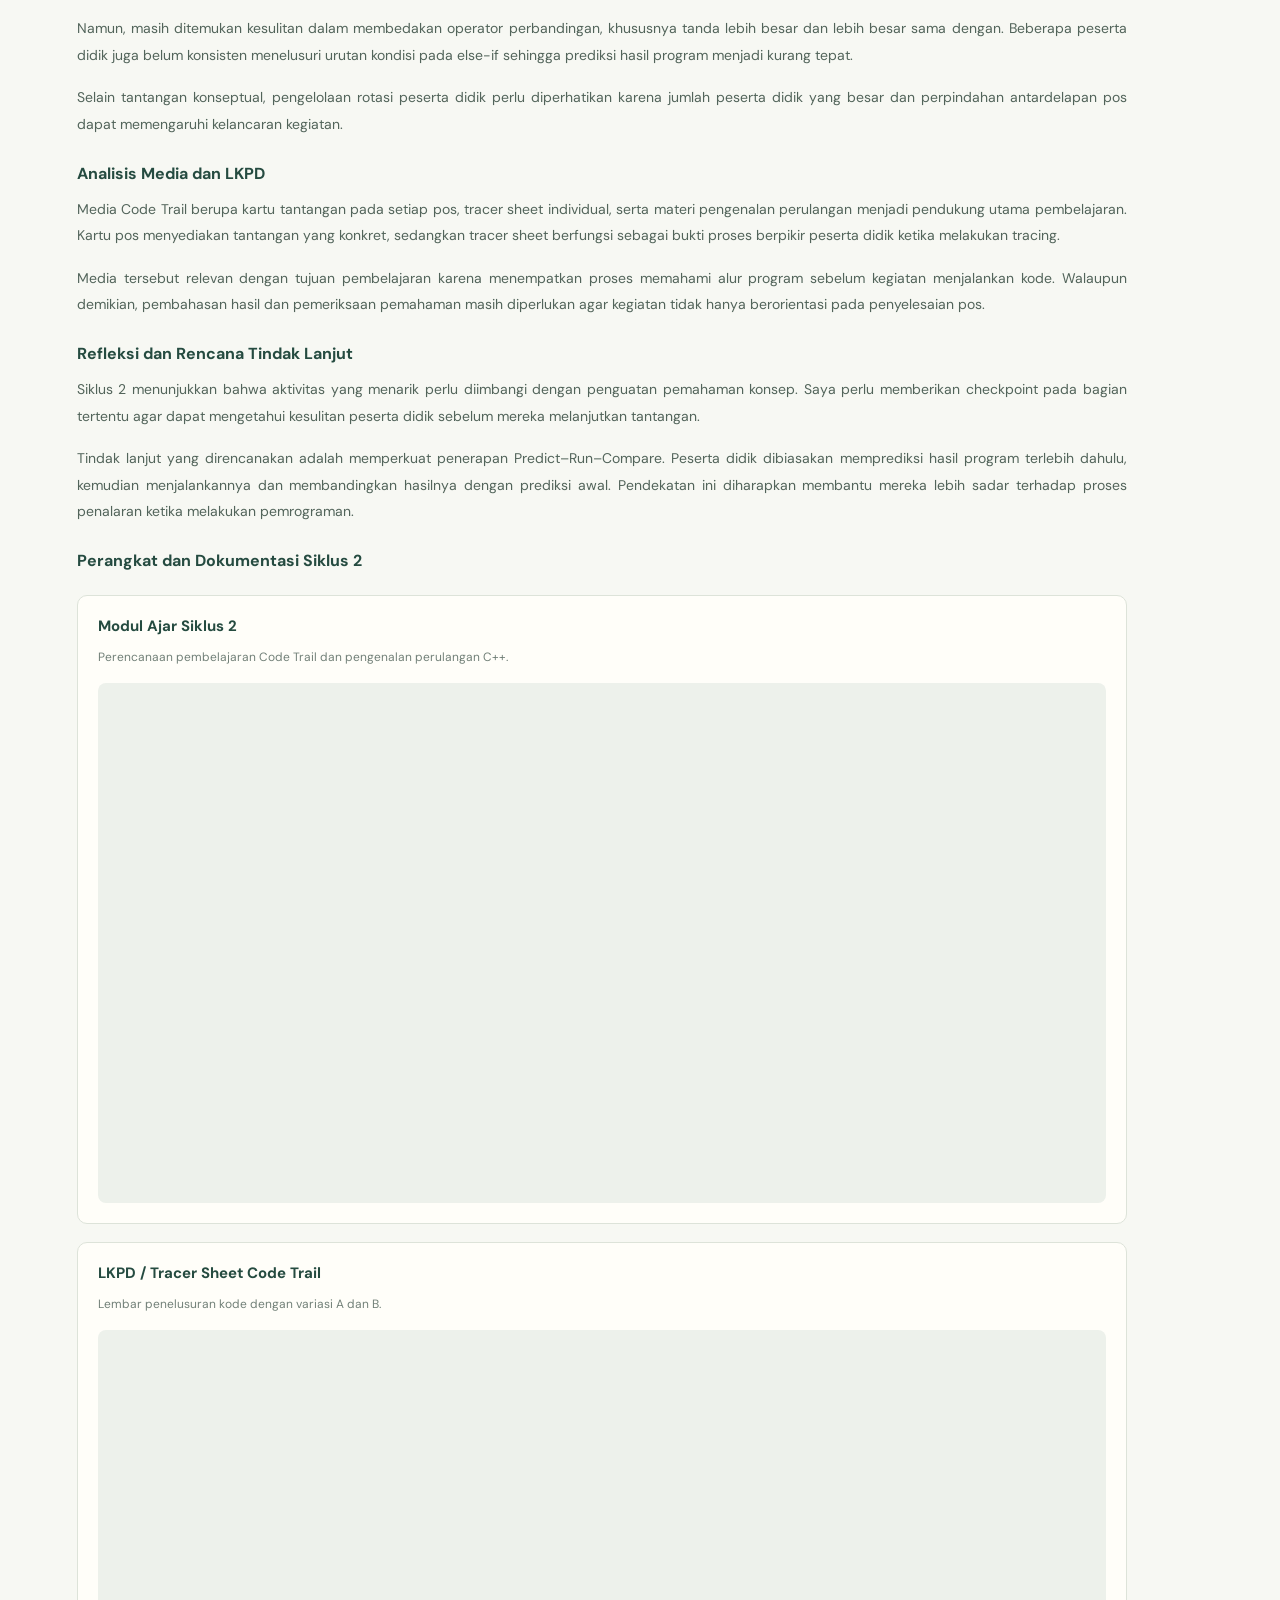
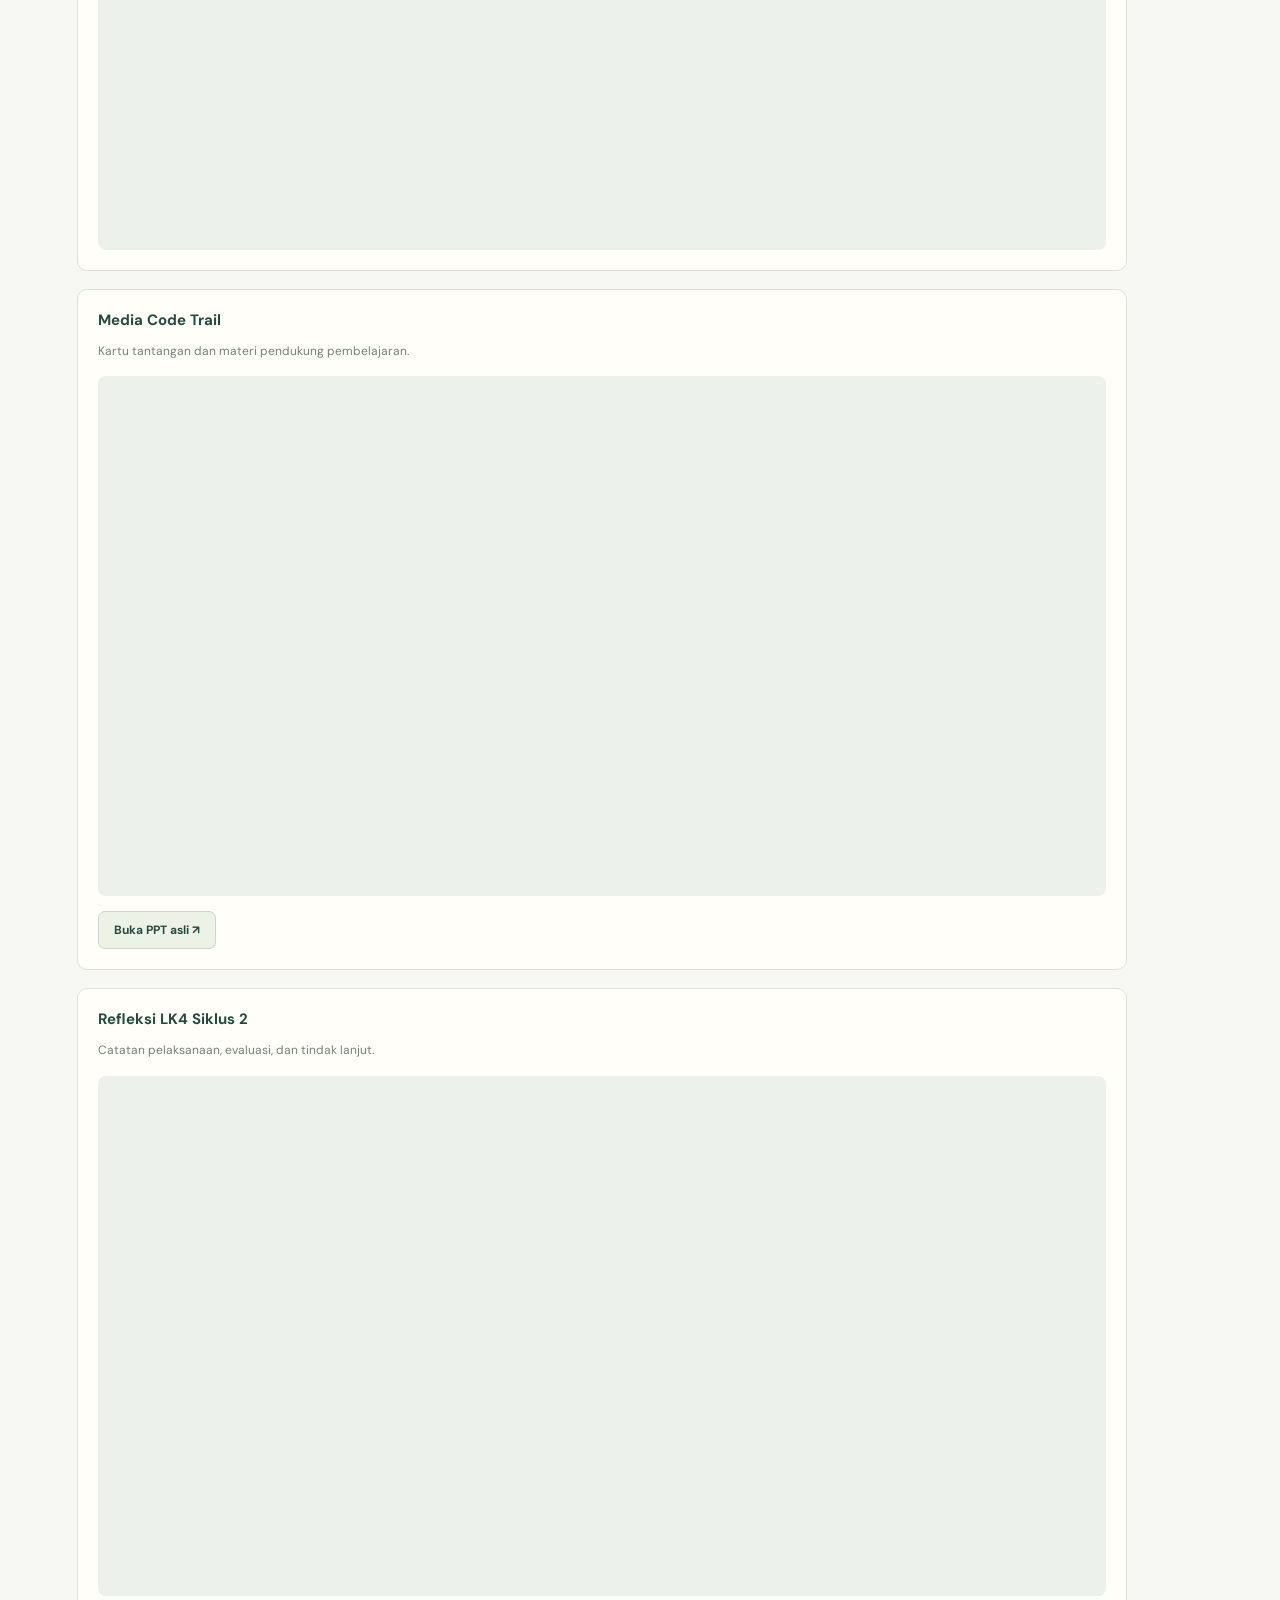
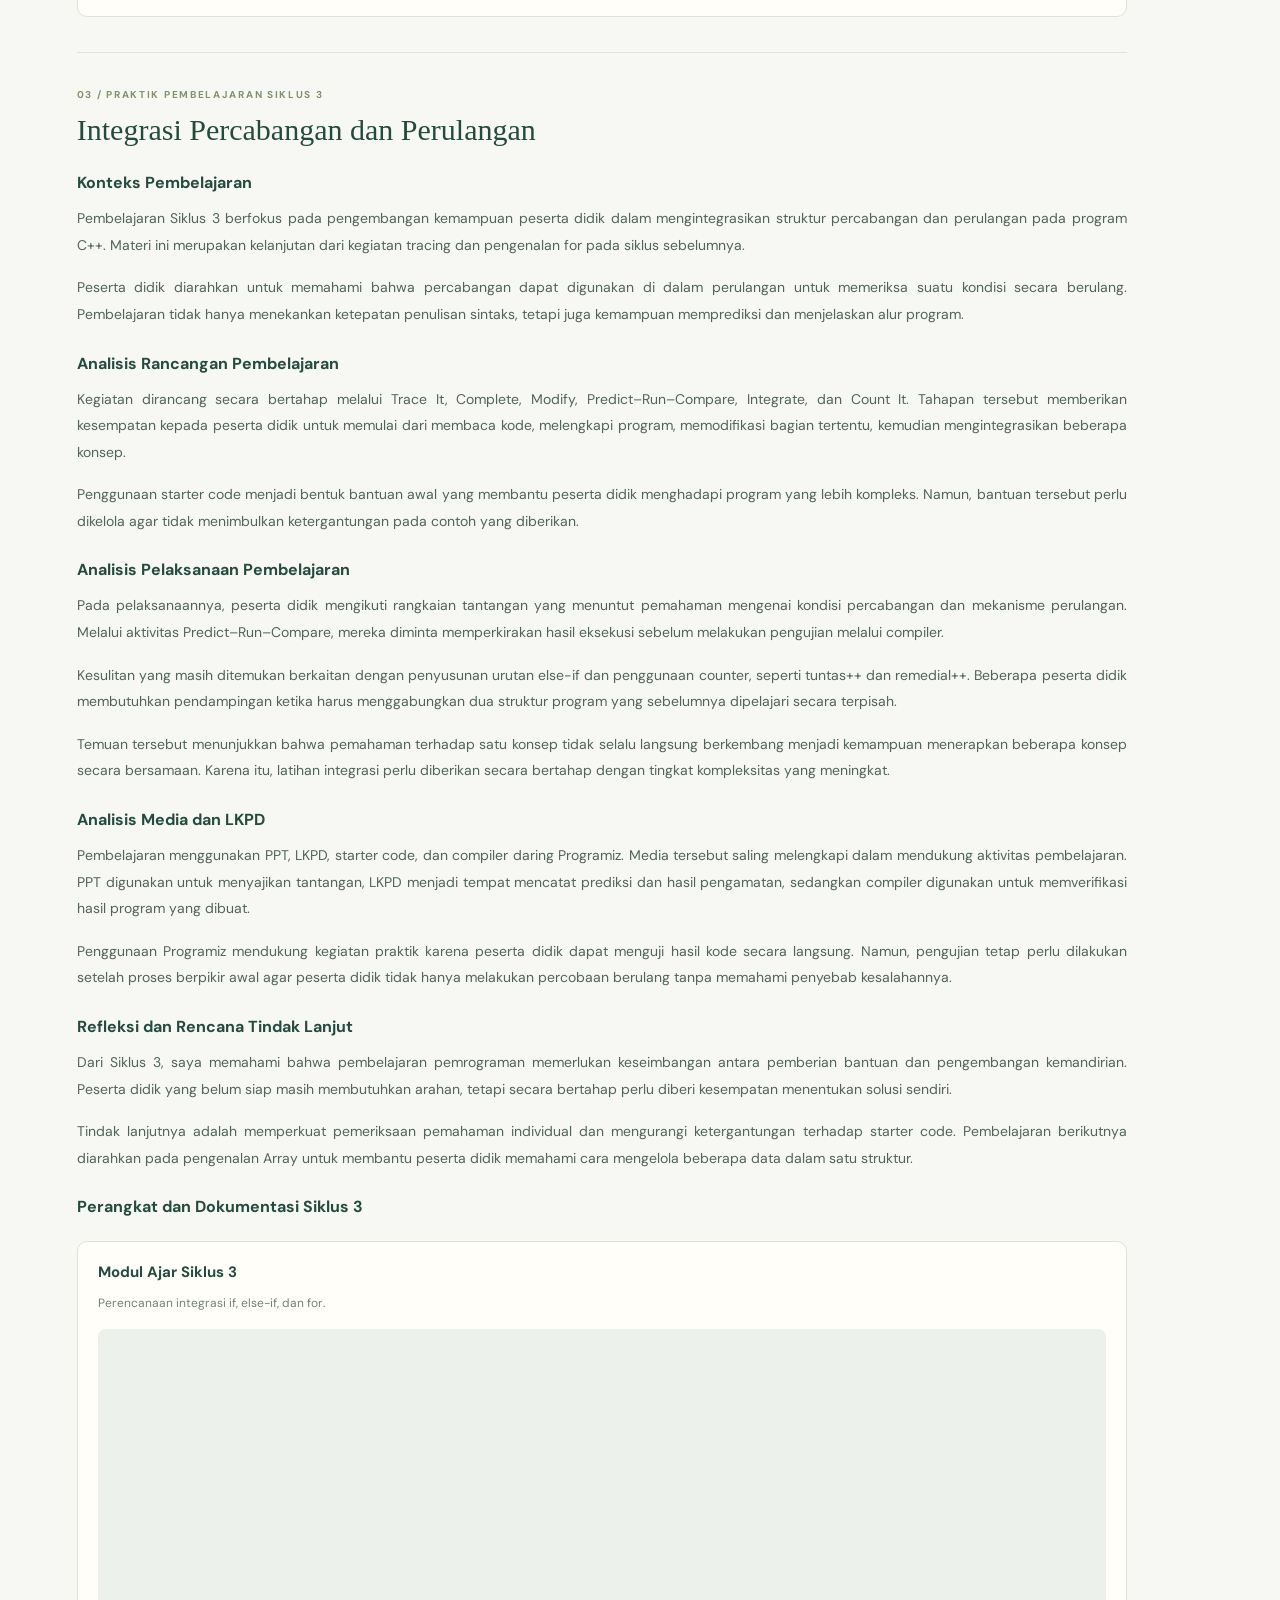
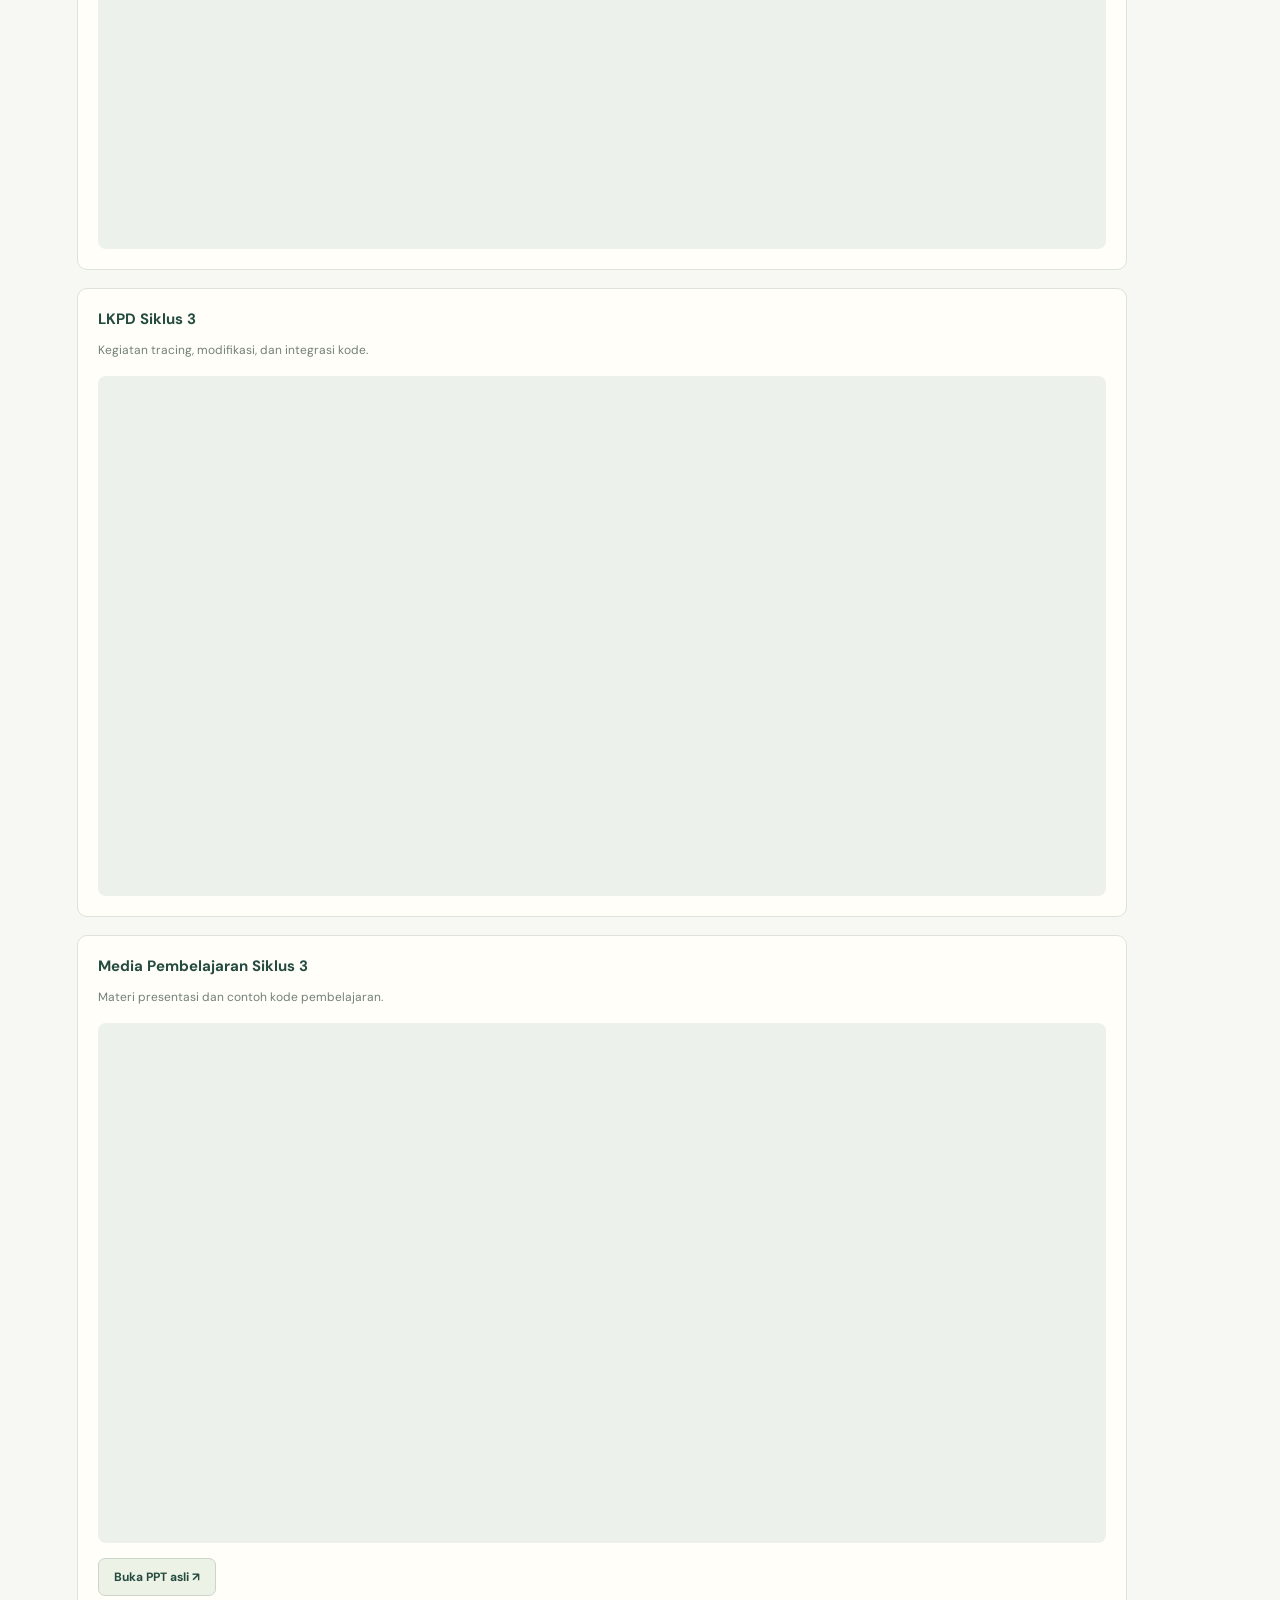
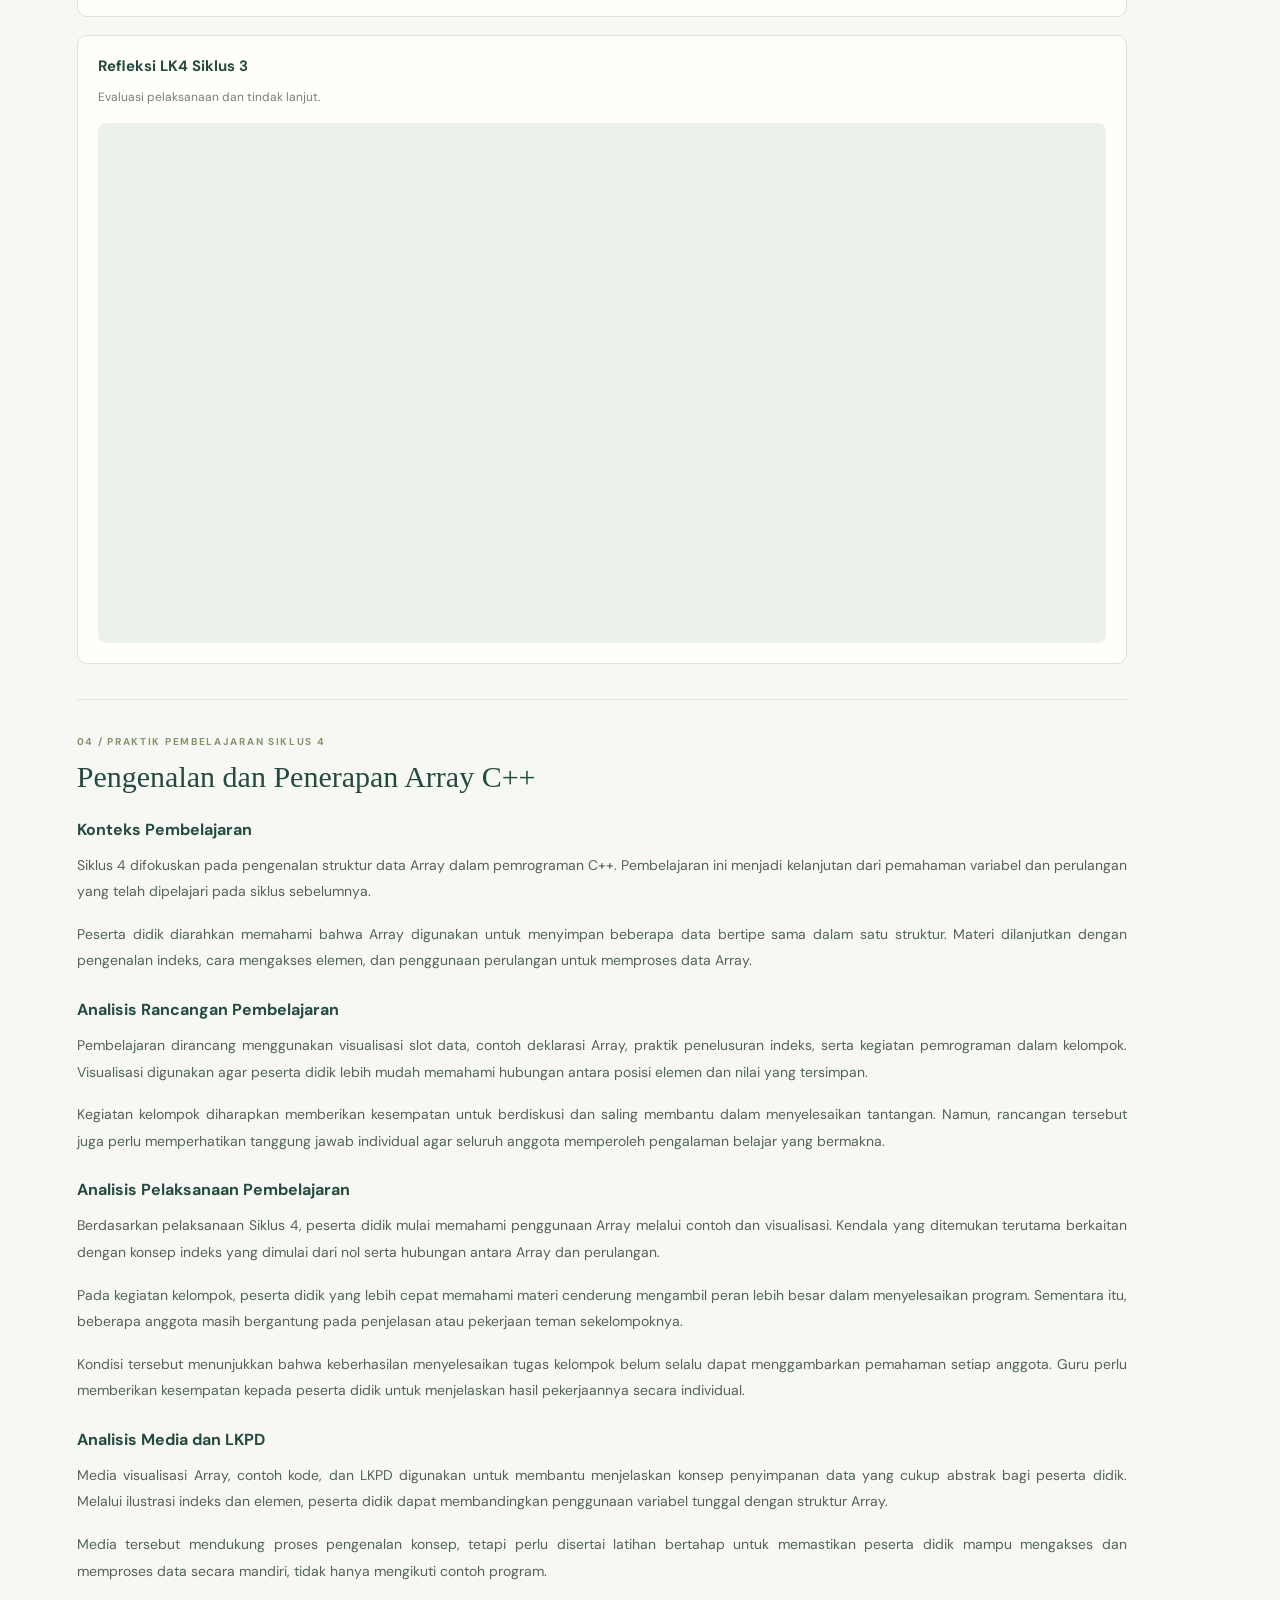
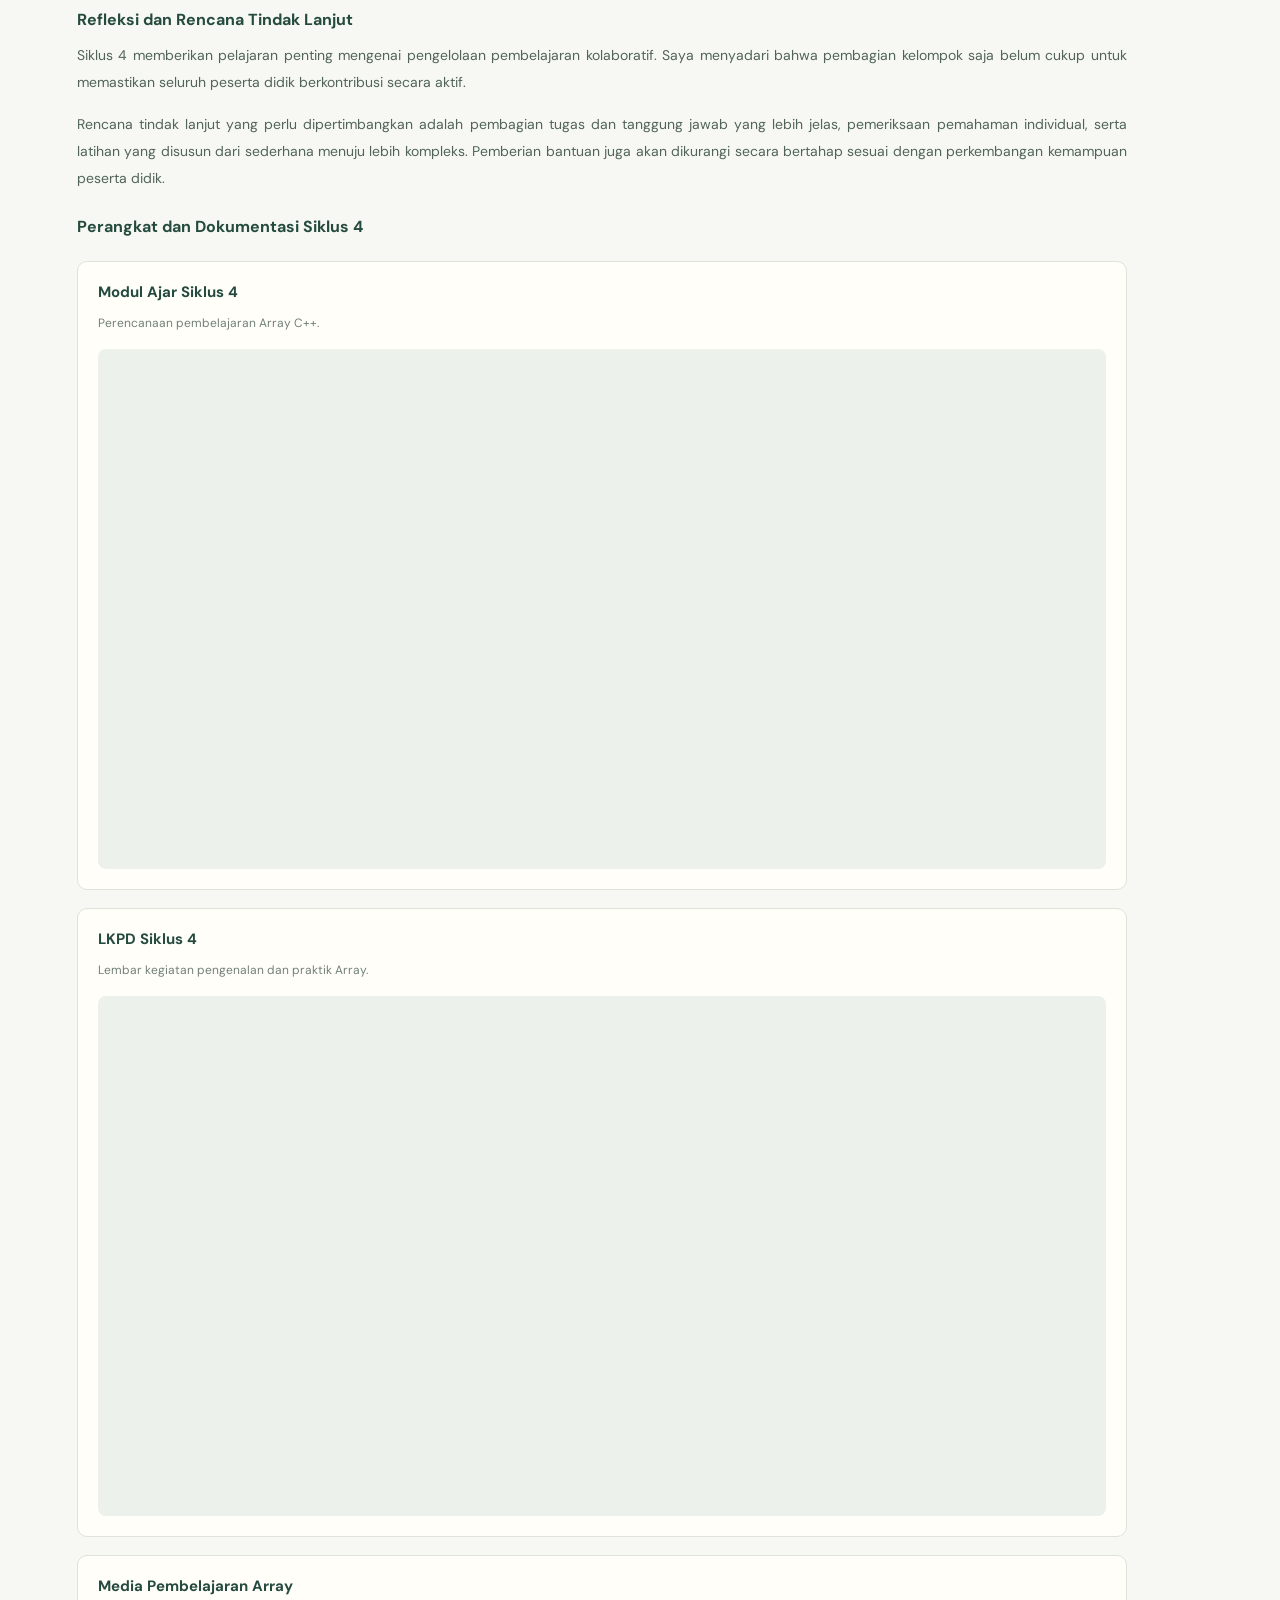
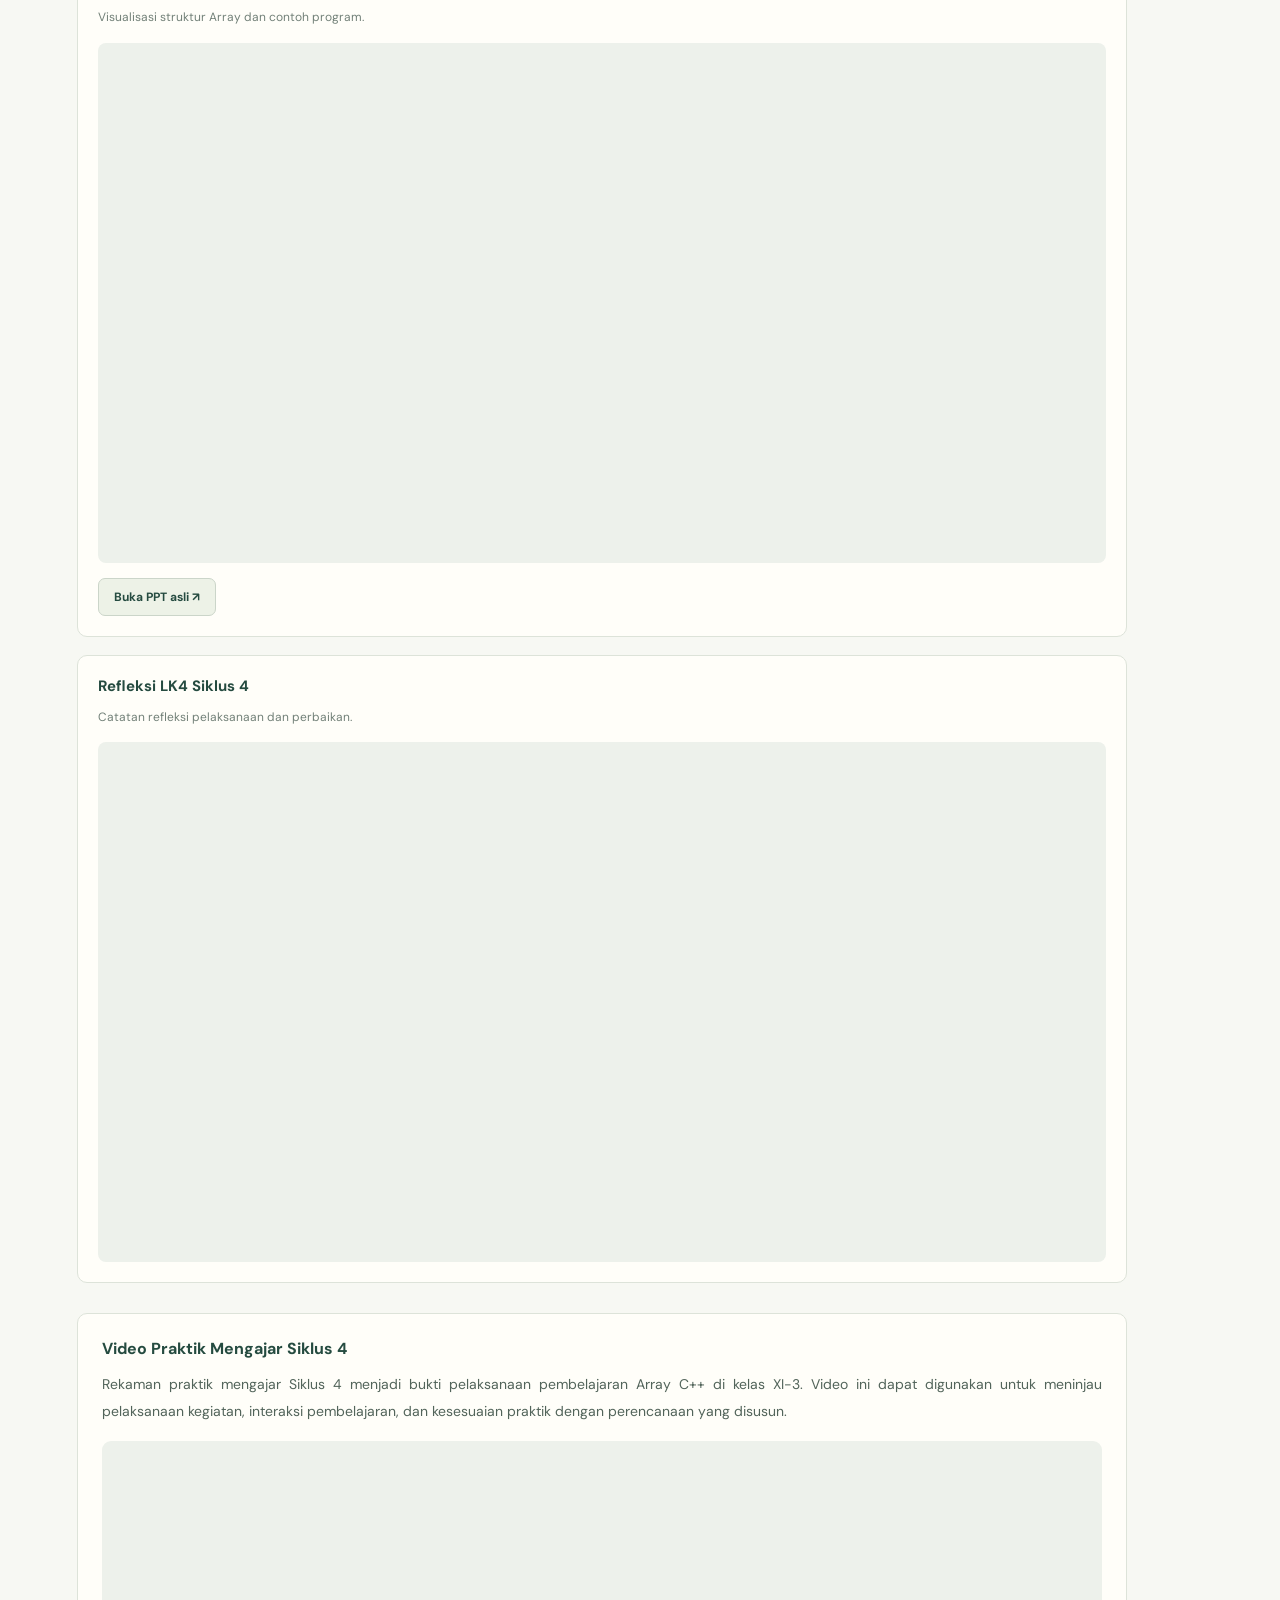
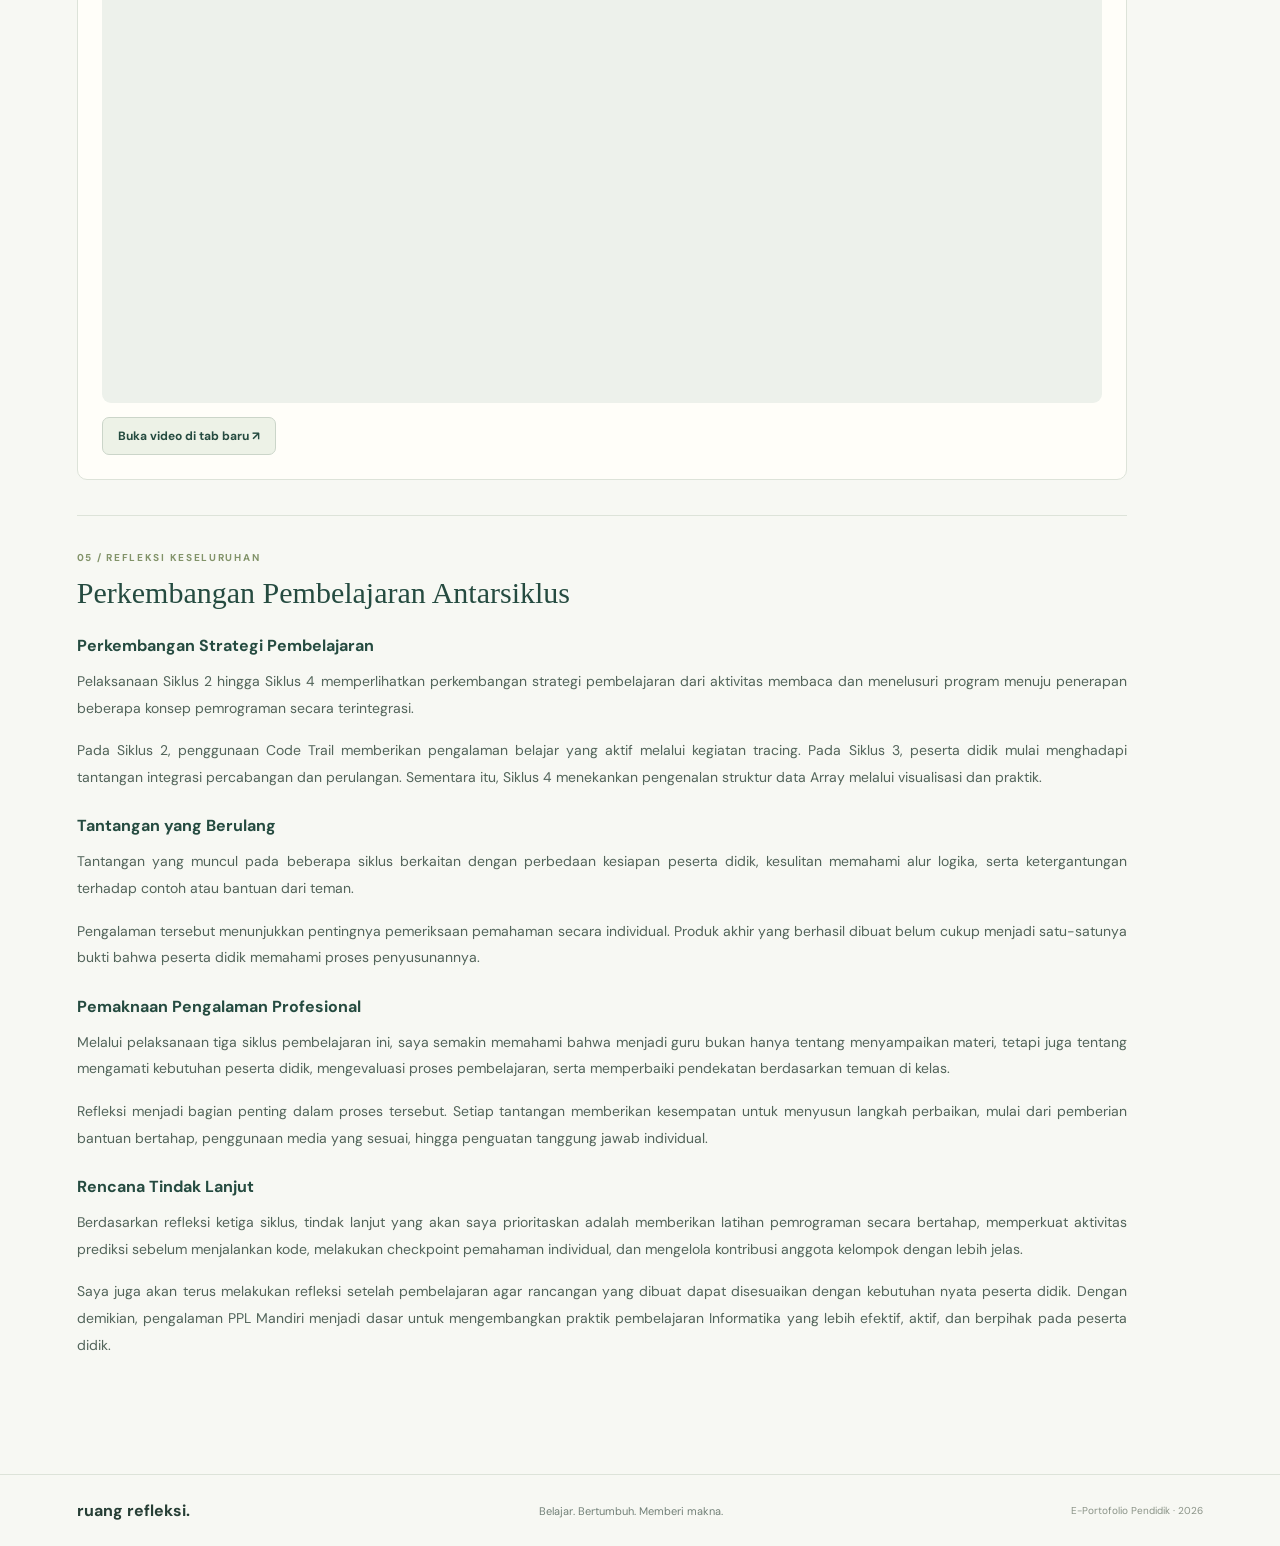
<file: uas.html>
<!DOCTYPE html>
<html lang="id">
<head>
  <meta charset="UTF-8">
  <meta name="viewport" content="width=device-width, initial-scale=1">
  <meta name="theme-color" content="#254b40">
  <meta name="description"
        content="E-Portfolio UAS PPL Mandiri Siklus 2, 3, dan 4.">

  <title>E-Portfolio UAS · Ruang Refleksi</title>

  <!-- CSS UTAMA WEBSITE -->
  <link rel="stylesheet" href="assets/css/style.css">
</head>

<body data-page="uas">

  <!-- HEADER -->
  <header>
    <a class="brand" href="index.html">
      <span class="brand-icon">r.</span>

      <span>
        <span id="site-name">ruang refleksi</span>
        <small id="site-tagline">E-PORTOFOLIO PENDIDIK</small>
      </span>
    </a>

    <button
      class="menu"
      aria-expanded="false"
      aria-label="Buka navigasi">
      ☰
    </button>

    <nav aria-label="Navigasi utama">
      <a href="index.html">Home</a>
      <a href="profile.html">Profile</a>
      <a href="analisis-artefak.html">Analisis Artefak</a>
      <a href="uts.html">UTS</a>
      <a href="uas.html" class="active" aria-current="page">UAS</a>
      <a href="refleksi.html">Refleksi</a>
      <a href="model-guru.html">Model Guru</a>
      <a href="filosofi.html">Filosofi</a>
      <a href="lampiran.html">Lampiran</a>
    </nav>
  </header>

  <main id="main">

    <!-- HALAMAN PEMBUKA -->
    <section class="page-head">
      <div>
        <span class="eyebrow">05 / PRAKTIK MANDIRI</span>

        <h1>E-Portfolio UAS · Siklus 2–4</h1>

        <p>
          Dokumentasi dan refleksi perjalanan pembelajaran
          Informatika melalui Code Trail, integrasi
          percabangan dan perulangan, serta penerapan Array C++.
        </p>
      </div>
    </section>

    <section class="content uas-content">

      <!-- 01 / PENGANTAR -->
      <article class="uas-section">
        <span class="uas-number">01 / PENGANTAR</span>

        <h2>Perjalanan Praktik Pembelajaran Mandiri</h2>

        <p>
          Pelaksanaan Praktik Pengalaman Lapangan (PPL) Mandiri
          pada Siklus 2 hingga Siklus 4 menjadi bagian dari
          proses pengembangan kompetensi saya sebagai calon guru
          Informatika di SMA Negeri 12 Bandung, khususnya kelas
          XI-3. Rangkaian kegiatan pembelajaran difokuskan pada
          penguatan kemampuan memahami struktur dan alur program
          C++, mengintegrasikan konsep pemrograman, serta
          menerapkan struktur data sederhana.
        </p>

        <p>
          Ketiga siklus dirancang secara berkelanjutan.
          Siklus 2 menekankan kemampuan membaca alur program
          melalui kegiatan Code Trail dan pengenalan perulangan.
          Siklus 3 mengembangkan kemampuan mengintegrasikan
          percabangan dan perulangan melalui kegiatan
          Predict–Run–Compare. Selanjutnya, Siklus 4
          memperkenalkan Array sebagai struktur data untuk
          menyimpan sejumlah nilai dalam satu variabel
          bertipe sama.
        </p>

        <p>
          Melalui rangkaian tersebut, saya tidak hanya
          mengevaluasi ketercapaian tujuan pembelajaran,
          tetapi juga meninjau efektivitas media, pemberian
          bantuan bertahap, pengelolaan waktu, dan pemerataan
          keterlibatan peserta didik. Hasil refleksi setiap
          siklus digunakan sebagai dasar untuk merencanakan
          perbaikan pada pembelajaran berikutnya.
        </p>
      </article>

      <!-- NAVIGASI SIKLUS -->
      <div class="uas-navigation">

        <a href="#siklus-2">
          <span>SIKLUS 02</span>
          <strong>Code Trail</strong>
          <small>Tracing dan pengenalan for</small>
        </a>

        <a href="#siklus-3">
          <span>SIKLUS 03</span>
          <strong>Integrasi if–for</strong>
          <small>Predict–Run–Compare</small>
        </a>

        <a href="#siklus-4">
          <span>SIKLUS 04</span>
          <strong>Array C++</strong>
          <small>Struktur data dan kerja kelompok</small>
        </a>

      </div>

      <!-- ==================================
           02 / SIKLUS 2
      =================================== -->
      <article class="uas-section" id="siklus-2">

        <span class="uas-number">
          02 / PRAKTIK PEMBELAJARAN SIKLUS 2
        </span>

        <h2>Code Trail: Menelusuri Alur Program C++</h2>

        <h3>Konteks Pembelajaran</h3>
        <p>
          Siklus 2 merupakan kelanjutan dari pembelajaran
          sebelumnya yang berfokus pada struktur dasar program
          C++ dan kegiatan Coding Clinic. Pada siklus ini,
          fokus pembelajaran diarahkan pada kemampuan peserta
          didik menelusuri alur eksekusi program, memahami
          perubahan nilai variabel, dan menentukan hasil dari
          struktur percabangan.
        </p>

        <p>
          Pembelajaran dilaksanakan melalui aktivitas
          Code Trail yang terdiri atas delapan pos tantangan.
          Peserta didik menggunakan tracer sheet dengan variasi
          soal A dan B untuk menuliskan prediksi hasil kode
          secara individual. Setelah kegiatan tersebut,
          pembelajaran dilanjutkan dengan pengenalan konsep
          perulangan for melalui contoh pengulangan instruksi
          keluaran.
        </p>

        <h3>Analisis Rancangan Pembelajaran</h3>
        <p>
          Code Trail dirancang untuk memberikan pengalaman
          belajar yang aktif dan melibatkan penalaran peserta
          didik. Setiap pos menghadirkan potongan kode yang
          perlu dibaca, ditelusuri, dan dianalisis tanpa
          langsung bergantung pada compiler.
        </p>

        <p>
          Penggunaan tracer sheet individual menjadi komponen
          penting karena setiap peserta didik memiliki
          tanggung jawab untuk mencatat hasil penelusurannya.
          Variasi A dan B juga memberikan kesempatan bagi
          peserta didik untuk mengerjakan tantangan yang tidak
          sepenuhnya sama. Secara pedagogis, rancangan ini
          membantu guru mengamati cara berpikir peserta didik
          melalui hasil pekerjaan yang terdokumentasi.
        </p>

        <h3>Analisis Pelaksanaan Pembelajaran</h3>
        <p>
          Pelaksanaan Code Trail berlangsung dengan keterlibatan
          peserta didik dalam aktivitas berpindah pos,
          mengamati kode, dan menentukan hasil program.
          Aktivitas ini membantu menghadirkan suasana belajar
          yang lebih dinamis dibandingkan latihan menulis
          program secara terus-menerus di tempat duduk.
        </p>

        <p>
          Namun, masih ditemukan kesulitan dalam membedakan
          operator perbandingan, khususnya tanda lebih besar
          dan lebih besar sama dengan. Beberapa peserta didik
          juga belum konsisten menelusuri urutan kondisi
          pada else-if sehingga prediksi hasil program
          menjadi kurang tepat.
        </p>

        <p>
          Selain tantangan konseptual, pengelolaan rotasi
          peserta didik perlu diperhatikan karena jumlah
          peserta didik yang besar dan perpindahan antardelapan
          pos dapat memengaruhi kelancaran kegiatan.
        </p>

        <h3>Analisis Media dan LKPD</h3>
        <p>
          Media Code Trail berupa kartu tantangan pada
          setiap pos, tracer sheet individual, serta
          materi pengenalan perulangan menjadi pendukung
          utama pembelajaran. Kartu pos menyediakan
          tantangan yang konkret, sedangkan tracer sheet
          berfungsi sebagai bukti proses berpikir peserta
          didik ketika melakukan tracing.
        </p>

        <p>
          Media tersebut relevan dengan tujuan pembelajaran
          karena menempatkan proses memahami alur program
          sebelum kegiatan menjalankan kode. Walaupun
          demikian, pembahasan hasil dan pemeriksaan
          pemahaman masih diperlukan agar kegiatan
          tidak hanya berorientasi pada penyelesaian pos.
        </p>

        <h3>Refleksi dan Rencana Tindak Lanjut</h3>
        <p>
          Siklus 2 menunjukkan bahwa aktivitas yang menarik
          perlu diimbangi dengan penguatan pemahaman konsep.
          Saya perlu memberikan checkpoint pada bagian
          tertentu agar dapat mengetahui kesulitan peserta
          didik sebelum mereka melanjutkan tantangan.
        </p>

        <p>
          Tindak lanjut yang direncanakan adalah memperkuat
          penerapan Predict–Run–Compare. Peserta didik
          dibiasakan memprediksi hasil program terlebih
          dahulu, kemudian menjalankannya dan membandingkan
          hasilnya dengan prediksi awal. Pendekatan ini
          diharapkan membantu mereka lebih sadar terhadap
          proses penalaran ketika melakukan pemrograman.
        </p>

        <h3>Perangkat dan Dokumentasi Siklus 2</h3>

        <div class="uas-frames">

          <div class="uas-art">
            <strong>Modul Ajar Siklus 2</strong>
            <p class="uas-art-note">
              Perencanaan pembelajaran Code Trail dan
              pengenalan perulangan C++.
            </p>
            <div class="uas-empty">
              Tambahkan link modul ajar pada pengaturan
              artefak di main.js.
            </div>
            <iframe
              class="uas-drive-frame"
              data-uas="modul2"
              title="Modul Ajar Siklus 2"
              loading="lazy"></iframe>
          </div>

          <div class="uas-art">
            <strong>LKPD / Tracer Sheet Code Trail</strong>
            <p class="uas-art-note">
              Lembar penelusuran kode dengan variasi A dan B.
            </p>
            <div class="uas-empty">
              Tambahkan link LKPD Siklus 2.
            </div>
            <iframe
              class="uas-drive-frame"
              data-uas="lkpd2"
              title="LKPD Siklus 2"
              loading="lazy"></iframe>
          </div>

          <div class="uas-art">
            <strong>Media Code Trail</strong>
            <p class="uas-art-note">
              Kartu tantangan dan materi pendukung pembelajaran.
            </p>
            <div class="uas-empty">
              Tambahkan link media Siklus 2.
            </div>
            <iframe
              class="uas-drive-frame"
              data-uas="media2"
              title="Media Siklus 2"
              loading="lazy"></iframe>
          </div>

          <div class="uas-art">
            <strong>Refleksi LK4 Siklus 2</strong>
            <p class="uas-art-note">
              Catatan pelaksanaan, evaluasi, dan tindak lanjut.
            </p>
            <div class="uas-empty">
              Tambahkan link refleksi LK4 Siklus 2.
            </div>
            <iframe
              class="uas-drive-frame"
              data-uas="refleksi2"
              title="Refleksi LK4 Siklus 2"
              loading="lazy"></iframe>
          </div>

        </div>
      </article>

      <!-- ==================================
           03 / SIKLUS 3
      =================================== -->
      <article class="uas-section" id="siklus-3">

        <span class="uas-number">
          03 / PRAKTIK PEMBELAJARAN SIKLUS 3
        </span>

        <h2>Integrasi Percabangan dan Perulangan</h2>

        <h3>Konteks Pembelajaran</h3>
        <p>
          Pembelajaran Siklus 3 berfokus pada pengembangan
          kemampuan peserta didik dalam mengintegrasikan
          struktur percabangan dan perulangan pada program
          C++. Materi ini merupakan kelanjutan dari kegiatan
          tracing dan pengenalan for pada siklus sebelumnya.
        </p>

        <p>
          Peserta didik diarahkan untuk memahami bahwa
          percabangan dapat digunakan di dalam perulangan
          untuk memeriksa suatu kondisi secara berulang.
          Pembelajaran tidak hanya menekankan ketepatan
          penulisan sintaks, tetapi juga kemampuan
          memprediksi dan menjelaskan alur program.
        </p>

        <h3>Analisis Rancangan Pembelajaran</h3>
        <p>
          Kegiatan dirancang secara bertahap melalui
          Trace It, Complete, Modify, Predict–Run–Compare,
          Integrate, dan Count It. Tahapan tersebut
          memberikan kesempatan kepada peserta didik untuk
          memulai dari membaca kode, melengkapi program,
          memodifikasi bagian tertentu, kemudian
          mengintegrasikan beberapa konsep.
        </p>

        <p>
          Penggunaan starter code menjadi bentuk bantuan
          awal yang membantu peserta didik menghadapi
          program yang lebih kompleks. Namun, bantuan
          tersebut perlu dikelola agar tidak menimbulkan
          ketergantungan pada contoh yang diberikan.
        </p>

        <h3>Analisis Pelaksanaan Pembelajaran</h3>
        <p>
          Pada pelaksanaannya, peserta didik mengikuti
          rangkaian tantangan yang menuntut pemahaman
          mengenai kondisi percabangan dan mekanisme
          perulangan. Melalui aktivitas Predict–Run–Compare,
          mereka diminta memperkirakan hasil eksekusi
          sebelum melakukan pengujian melalui compiler.
        </p>

        <p>
          Kesulitan yang masih ditemukan berkaitan dengan
          penyusunan urutan else-if dan penggunaan counter,
          seperti tuntas++ dan remedial++. Beberapa peserta
          didik membutuhkan pendampingan ketika harus
          menggabungkan dua struktur program yang
          sebelumnya dipelajari secara terpisah.
        </p>

        <p>
          Temuan tersebut menunjukkan bahwa pemahaman
          terhadap satu konsep tidak selalu langsung
          berkembang menjadi kemampuan menerapkan
          beberapa konsep secara bersamaan.
          Karena itu, latihan integrasi perlu diberikan
          secara bertahap dengan tingkat kompleksitas
          yang meningkat.
        </p>

        <h3>Analisis Media dan LKPD</h3>
        <p>
          Pembelajaran menggunakan PPT, LKPD, starter code,
          dan compiler daring Programiz. Media tersebut
          saling melengkapi dalam mendukung aktivitas
          pembelajaran. PPT digunakan untuk menyajikan
          tantangan, LKPD menjadi tempat mencatat
          prediksi dan hasil pengamatan, sedangkan
          compiler digunakan untuk memverifikasi hasil
          program yang dibuat.
        </p>

        <p>
          Penggunaan Programiz mendukung kegiatan
          praktik karena peserta didik dapat menguji
          hasil kode secara langsung. Namun, pengujian
          tetap perlu dilakukan setelah proses berpikir
          awal agar peserta didik tidak hanya
          melakukan percobaan berulang tanpa
          memahami penyebab kesalahannya.
        </p>

        <h3>Refleksi dan Rencana Tindak Lanjut</h3>
        <p>
          Dari Siklus 3, saya memahami bahwa
          pembelajaran pemrograman memerlukan
          keseimbangan antara pemberian bantuan
          dan pengembangan kemandirian.
          Peserta didik yang belum siap masih
          membutuhkan arahan, tetapi secara
          bertahap perlu diberi kesempatan
          menentukan solusi sendiri.
        </p>

        <p>
          Tindak lanjutnya adalah memperkuat
          pemeriksaan pemahaman individual
          dan mengurangi ketergantungan terhadap
          starter code. Pembelajaran berikutnya
          diarahkan pada pengenalan Array
          untuk membantu peserta didik
          memahami cara mengelola beberapa
          data dalam satu struktur.
        </p>

        <h3>Perangkat dan Dokumentasi Siklus 3</h3>

        <div class="uas-frames">

          <div class="uas-art">
            <strong>Modul Ajar Siklus 3</strong>
            <p class="uas-art-note">
              Perencanaan integrasi if, else-if, dan for.
            </p>
            <div class="uas-empty">
              Tambahkan link modul ajar Siklus 3.
            </div>
            <iframe
              class="uas-drive-frame"
              data-uas="modul3"
              title="Modul Ajar Siklus 3"
              loading="lazy"></iframe>
          </div>

          <div class="uas-art">
            <strong>LKPD Siklus 3</strong>
            <p class="uas-art-note">
              Kegiatan tracing, modifikasi, dan integrasi kode.
            </p>
            <div class="uas-empty">
              Tambahkan link LKPD Siklus 3.
            </div>
            <iframe
              class="uas-drive-frame"
              data-uas="lkpd3"
              title="LKPD Siklus 3"
              loading="lazy"></iframe>
          </div>

          <div class="uas-art">
            <strong>Media Pembelajaran Siklus 3</strong>
            <p class="uas-art-note">
              Materi presentasi dan contoh kode pembelajaran.
            </p>
            <div class="uas-empty">
              Tambahkan link media Siklus 3.
            </div>
            <iframe
              class="uas-drive-frame"
              data-uas="media3"
              title="Media Siklus 3"
              loading="lazy"></iframe>
          </div>

          <div class="uas-art">
            <strong>Refleksi LK4 Siklus 3</strong>
            <p class="uas-art-note">
              Evaluasi pelaksanaan dan tindak lanjut.
            </p>
            <div class="uas-empty">
              Tambahkan link refleksi LK4 Siklus 3.
            </div>
            <iframe
              class="uas-drive-frame"
              data-uas="refleksi3"
              title="Refleksi LK4 Siklus 3"
              loading="lazy"></iframe>
          </div>

        </div>
      </article>

      <!-- ==================================
           04 / SIKLUS 4
      =================================== -->
      <article class="uas-section" id="siklus-4">

        <span class="uas-number">
          04 / PRAKTIK PEMBELAJARAN SIKLUS 4
        </span>

        <h2>Pengenalan dan Penerapan Array C++</h2>

        <h3>Konteks Pembelajaran</h3>
        <p>
          Siklus 4 difokuskan pada pengenalan struktur
          data Array dalam pemrograman C++. Pembelajaran
          ini menjadi kelanjutan dari pemahaman variabel
          dan perulangan yang telah dipelajari pada
          siklus sebelumnya.
        </p>

        <p>
          Peserta didik diarahkan memahami bahwa
          Array digunakan untuk menyimpan beberapa
          data bertipe sama dalam satu struktur.
          Materi dilanjutkan dengan pengenalan indeks,
          cara mengakses elemen, dan penggunaan
          perulangan untuk memproses data Array.
        </p>

        <h3>Analisis Rancangan Pembelajaran</h3>
        <p>
          Pembelajaran dirancang menggunakan
          visualisasi slot data, contoh deklarasi
          Array, praktik penelusuran indeks,
          serta kegiatan pemrograman dalam kelompok.
          Visualisasi digunakan agar peserta didik
          lebih mudah memahami hubungan antara
          posisi elemen dan nilai yang tersimpan.
        </p>

        <p>
          Kegiatan kelompok diharapkan memberikan
          kesempatan untuk berdiskusi dan saling
          membantu dalam menyelesaikan tantangan.
          Namun, rancangan tersebut juga perlu
          memperhatikan tanggung jawab individual
          agar seluruh anggota memperoleh
          pengalaman belajar yang bermakna.
        </p>

        <h3>Analisis Pelaksanaan Pembelajaran</h3>
        <p>
          Berdasarkan pelaksanaan Siklus 4,
          peserta didik mulai memahami penggunaan
          Array melalui contoh dan visualisasi.
          Kendala yang ditemukan terutama
          berkaitan dengan konsep indeks yang
          dimulai dari nol serta hubungan
          antara Array dan perulangan.
        </p>

        <p>
          Pada kegiatan kelompok, peserta didik
          yang lebih cepat memahami materi
          cenderung mengambil peran lebih besar
          dalam menyelesaikan program.
          Sementara itu, beberapa anggota
          masih bergantung pada penjelasan
          atau pekerjaan teman sekelompoknya.
        </p>

        <p>
          Kondisi tersebut menunjukkan bahwa
          keberhasilan menyelesaikan tugas
          kelompok belum selalu dapat
          menggambarkan pemahaman setiap
          anggota. Guru perlu memberikan
          kesempatan kepada peserta didik
          untuk menjelaskan hasil pekerjaannya
          secara individual.
        </p>

        <h3>Analisis Media dan LKPD</h3>
        <p>
          Media visualisasi Array, contoh kode,
          dan LKPD digunakan untuk membantu
          menjelaskan konsep penyimpanan data
          yang cukup abstrak bagi peserta didik.
          Melalui ilustrasi indeks dan elemen,
          peserta didik dapat membandingkan
          penggunaan variabel tunggal dengan
          struktur Array.
        </p>

        <p>
          Media tersebut mendukung proses
          pengenalan konsep, tetapi perlu
          disertai latihan bertahap untuk
          memastikan peserta didik mampu
          mengakses dan memproses data
          secara mandiri, tidak hanya
          mengikuti contoh program.
        </p>

        <h3>Refleksi dan Rencana Tindak Lanjut</h3>
        <p>
          Siklus 4 memberikan pelajaran penting
          mengenai pengelolaan pembelajaran
          kolaboratif. Saya menyadari bahwa
          pembagian kelompok saja belum cukup
          untuk memastikan seluruh peserta
          didik berkontribusi secara aktif.
        </p>

        <p>
          Rencana tindak lanjut yang perlu
          dipertimbangkan adalah pembagian
          tugas dan tanggung jawab yang
          lebih jelas, pemeriksaan pemahaman
          individual, serta latihan yang
          disusun dari sederhana menuju
          lebih kompleks. Pemberian bantuan
          juga akan dikurangi secara bertahap
          sesuai dengan perkembangan
          kemampuan peserta didik.
        </p>

        <h3>Perangkat dan Dokumentasi Siklus 4</h3>

        <div class="uas-frames">

          <div class="uas-art">
            <strong>Modul Ajar Siklus 4</strong>
            <p class="uas-art-note">
              Perencanaan pembelajaran Array C++.
            </p>
            <div class="uas-empty">
              Tambahkan link modul ajar Siklus 4.
            </div>
            <iframe
              class="uas-drive-frame"
              data-uas="modul4"
              title="Modul Ajar Siklus 4"
              loading="lazy"></iframe>
          </div>

          <div class="uas-art">
            <strong>LKPD Siklus 4</strong>
            <p class="uas-art-note">
              Lembar kegiatan pengenalan dan praktik Array.
            </p>
            <div class="uas-empty">
              Tambahkan link LKPD Siklus 4.
            </div>
            <iframe
              class="uas-drive-frame"
              data-uas="lkpd4"
              title="LKPD Siklus 4"
              loading="lazy"></iframe>
          </div>

          <div class="uas-art">
            <strong>Media Pembelajaran Array</strong>
            <p class="uas-art-note">
              Visualisasi struktur Array dan contoh program.
            </p>
            <div class="uas-empty">
              Tambahkan link media Siklus 4.
            </div>
            <iframe
              class="uas-drive-frame"
              data-uas="media4"
              title="Media Siklus 4"
              loading="lazy"></iframe>
          </div>

          <div class="uas-art">
            <strong>Refleksi LK4 Siklus 4</strong>
            <p class="uas-art-note">
              Catatan refleksi pelaksanaan dan perbaikan.
            </p>
            <div class="uas-empty">
              Tambahkan link refleksi LK4 Siklus 4.
            </div>
            <iframe
              class="uas-drive-frame"
              data-uas="refleksi4"
              title="Refleksi LK4 Siklus 4"
              loading="lazy"></iframe>
          </div>

        </div>

        <!-- VIDEO PRAKTIK SIKLUS 4 -->
        <div class="uas-video">
          <h3>Video Praktik Mengajar Siklus 4</h3>

          <p>
            Rekaman praktik mengajar Siklus 4
            menjadi bukti pelaksanaan pembelajaran
            Array C++ di kelas XI-3.
            Video ini dapat digunakan untuk
            meninjau pelaksanaan kegiatan,
            interaksi pembelajaran, dan
            kesesuaian praktik dengan
            perencanaan yang disusun.
          </p>

          <div id="uas-video-container">
            <div class="uas-empty">
              Video praktik mengajar akan muncul di sini
              setelah tautan dimasukkan melalui main.js.
            </div>
          </div>
        </div>

      </article>

      <!-- ==================================
           05 / REFLEKSI KESELURUHAN
      =================================== -->
      <article class="uas-section">

        <span class="uas-number">
          05 / REFLEKSI KESELURUHAN
        </span>

        <h2>Perkembangan Pembelajaran Antarsiklus</h2>

        <h3>Perkembangan Strategi Pembelajaran</h3>
        <p>
          Pelaksanaan Siklus 2 hingga Siklus 4
          memperlihatkan perkembangan strategi
          pembelajaran dari aktivitas membaca
          dan menelusuri program menuju penerapan
          beberapa konsep pemrograman secara
          terintegrasi.
        </p>

        <p>
          Pada Siklus 2, penggunaan Code Trail
          memberikan pengalaman belajar yang
          aktif melalui kegiatan tracing.
          Pada Siklus 3, peserta didik mulai
          menghadapi tantangan integrasi
          percabangan dan perulangan.
          Sementara itu, Siklus 4 menekankan
          pengenalan struktur data Array
          melalui visualisasi dan praktik.
        </p>

        <h3>Tantangan yang Berulang</h3>
        <p>
          Tantangan yang muncul pada beberapa
          siklus berkaitan dengan perbedaan
          kesiapan peserta didik, kesulitan
          memahami alur logika, serta
          ketergantungan terhadap contoh atau
          bantuan dari teman.
        </p>

        <p>
          Pengalaman tersebut menunjukkan
          pentingnya pemeriksaan pemahaman
          secara individual. Produk akhir
          yang berhasil dibuat belum cukup
          menjadi satu-satunya bukti
          bahwa peserta didik memahami
          proses penyusunannya.
        </p>

        <h3>Pemaknaan Pengalaman Profesional</h3>
        <p>
          Melalui pelaksanaan tiga siklus
          pembelajaran ini, saya semakin
          memahami bahwa menjadi guru
          bukan hanya tentang menyampaikan
          materi, tetapi juga tentang
          mengamati kebutuhan peserta didik,
          mengevaluasi proses pembelajaran,
          serta memperbaiki pendekatan
          berdasarkan temuan di kelas.
        </p>

        <p>
          Refleksi menjadi bagian penting
          dalam proses tersebut. Setiap
          tantangan memberikan kesempatan
          untuk menyusun langkah perbaikan,
          mulai dari pemberian bantuan
          bertahap, penggunaan media
          yang sesuai, hingga penguatan
          tanggung jawab individual.
        </p>

        <h3>Rencana Tindak Lanjut</h3>
        <p>
          Berdasarkan refleksi ketiga siklus,
          tindak lanjut yang akan saya
          prioritaskan adalah memberikan
          latihan pemrograman secara bertahap,
          memperkuat aktivitas prediksi
          sebelum menjalankan kode,
          melakukan checkpoint pemahaman
          individual, dan mengelola
          kontribusi anggota kelompok
          dengan lebih jelas.
        </p>

        <p>
          Saya juga akan terus melakukan
          refleksi setelah pembelajaran
          agar rancangan yang dibuat
          dapat disesuaikan dengan
          kebutuhan nyata peserta didik.
          Dengan demikian, pengalaman
          PPL Mandiri menjadi dasar
          untuk mengembangkan praktik
          pembelajaran Informatika yang
          lebih efektif, aktif, dan
          berpihak pada peserta didik.
        </p>

      </article>

    </section>
  </main>

  <!-- FOOTER -->
  <footer>
    <a class="footer-brand" href="index.html">
      ruang refleksi.
    </a>

    <p>Belajar. Bertumbuh. Memberi makna.</p>

    <span>E-Portofolio Pendidik · 2026</span>
  </footer>

  <!-- JAVASCRIPT UTAMA WEBSITE -->
  <script defer src="assets/js/main.js"></script>

</body>
</html>
</file>
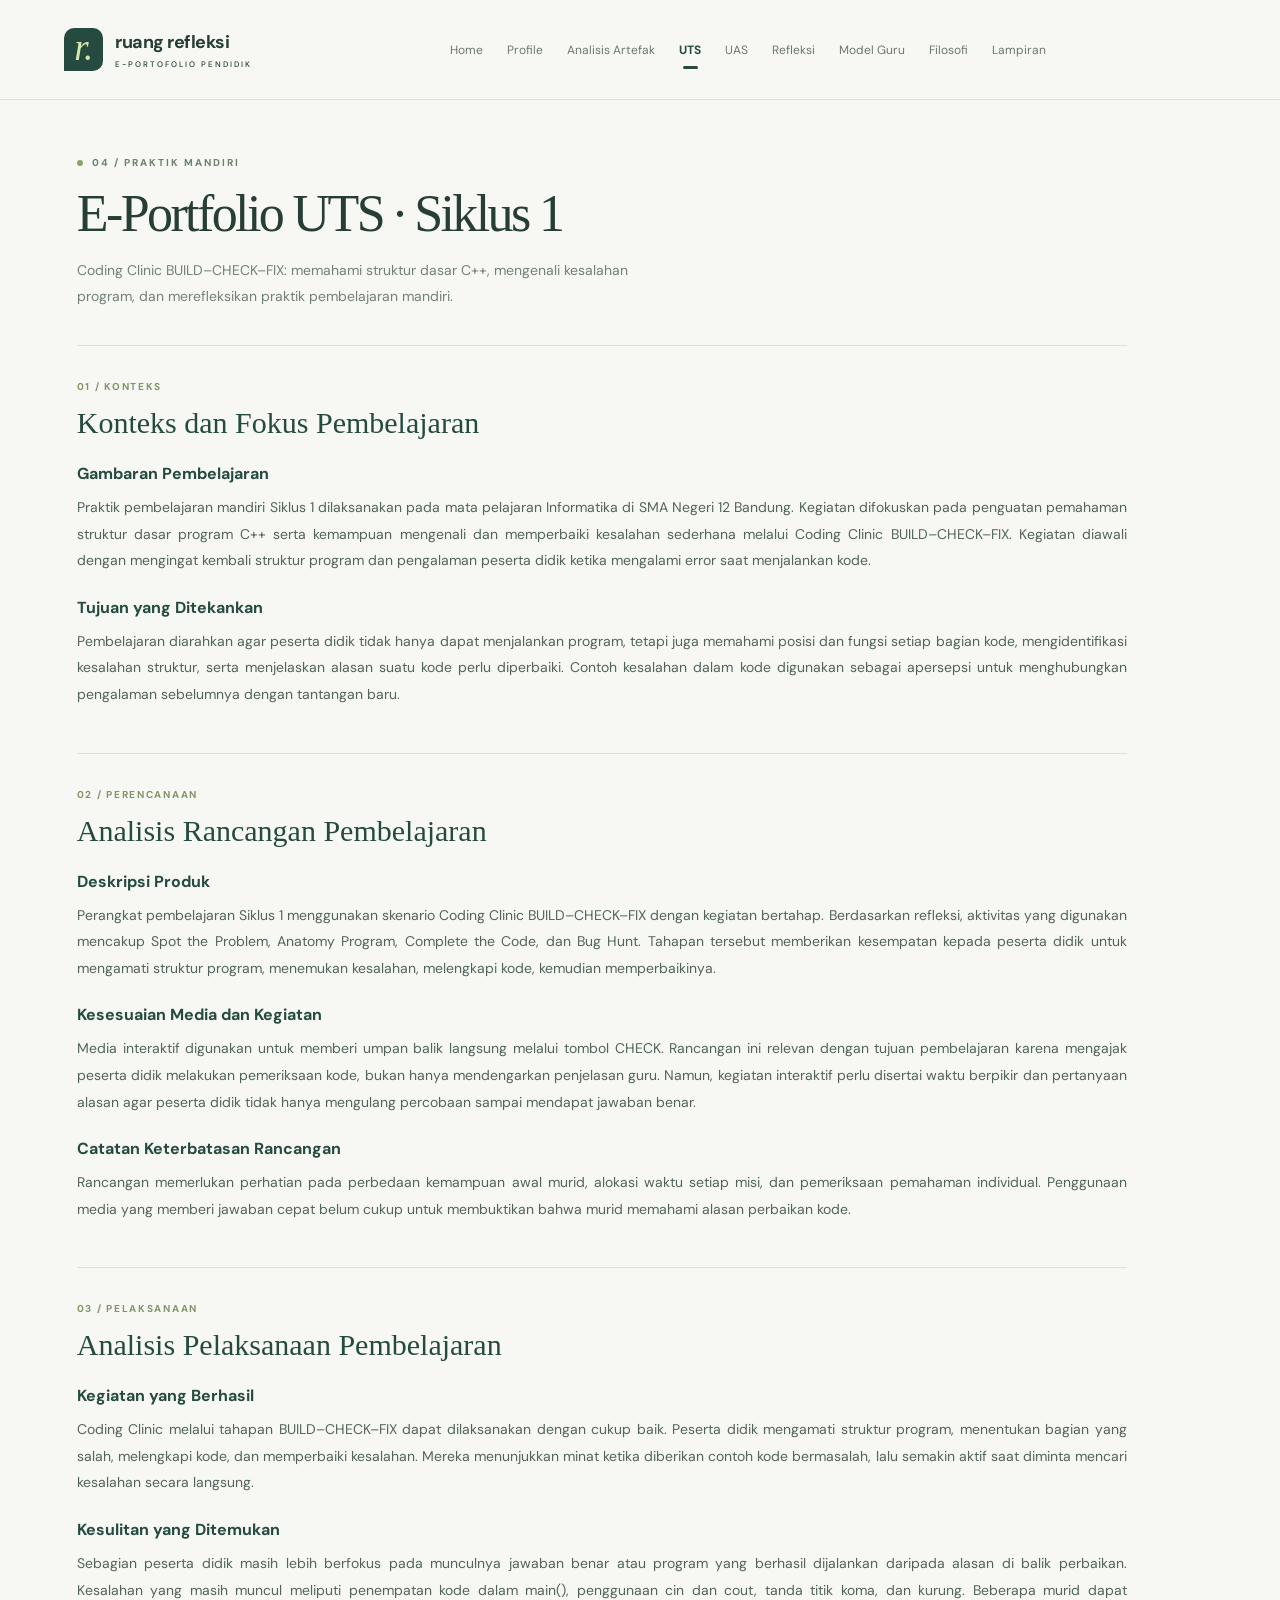
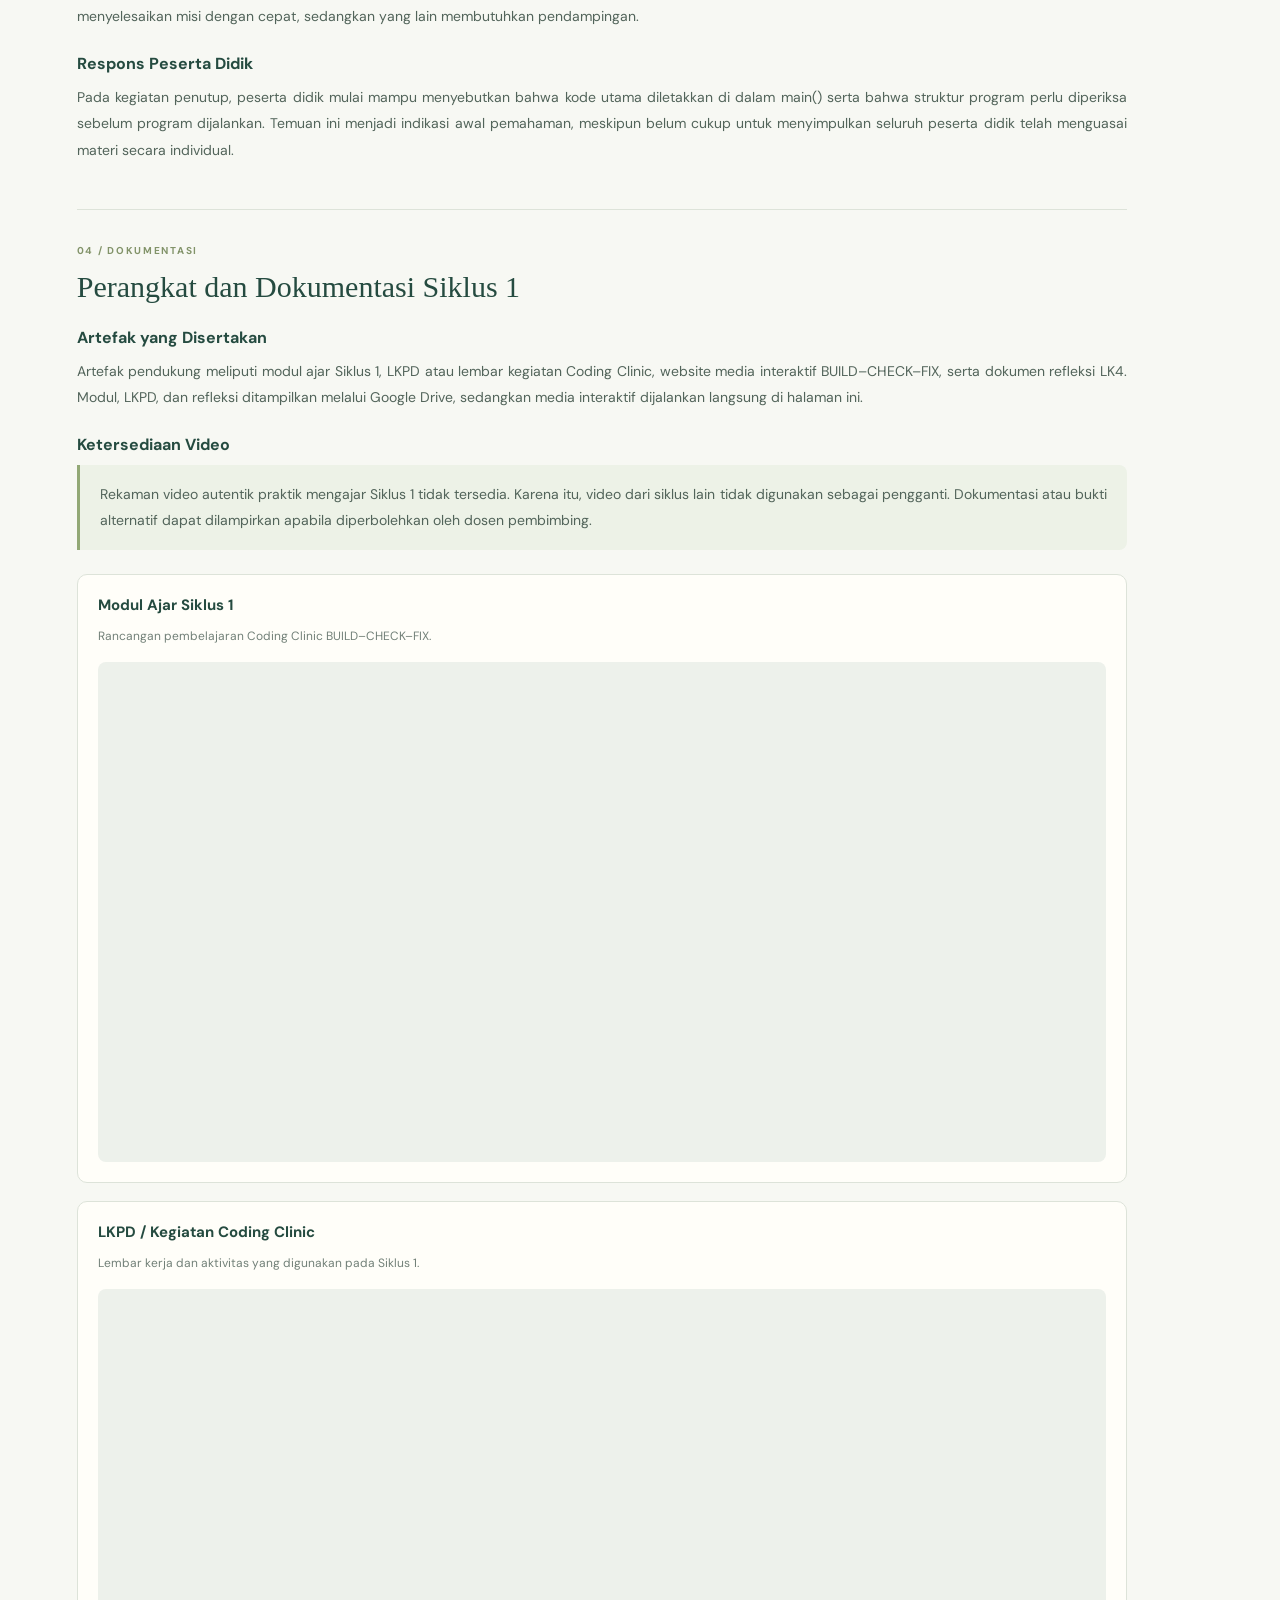
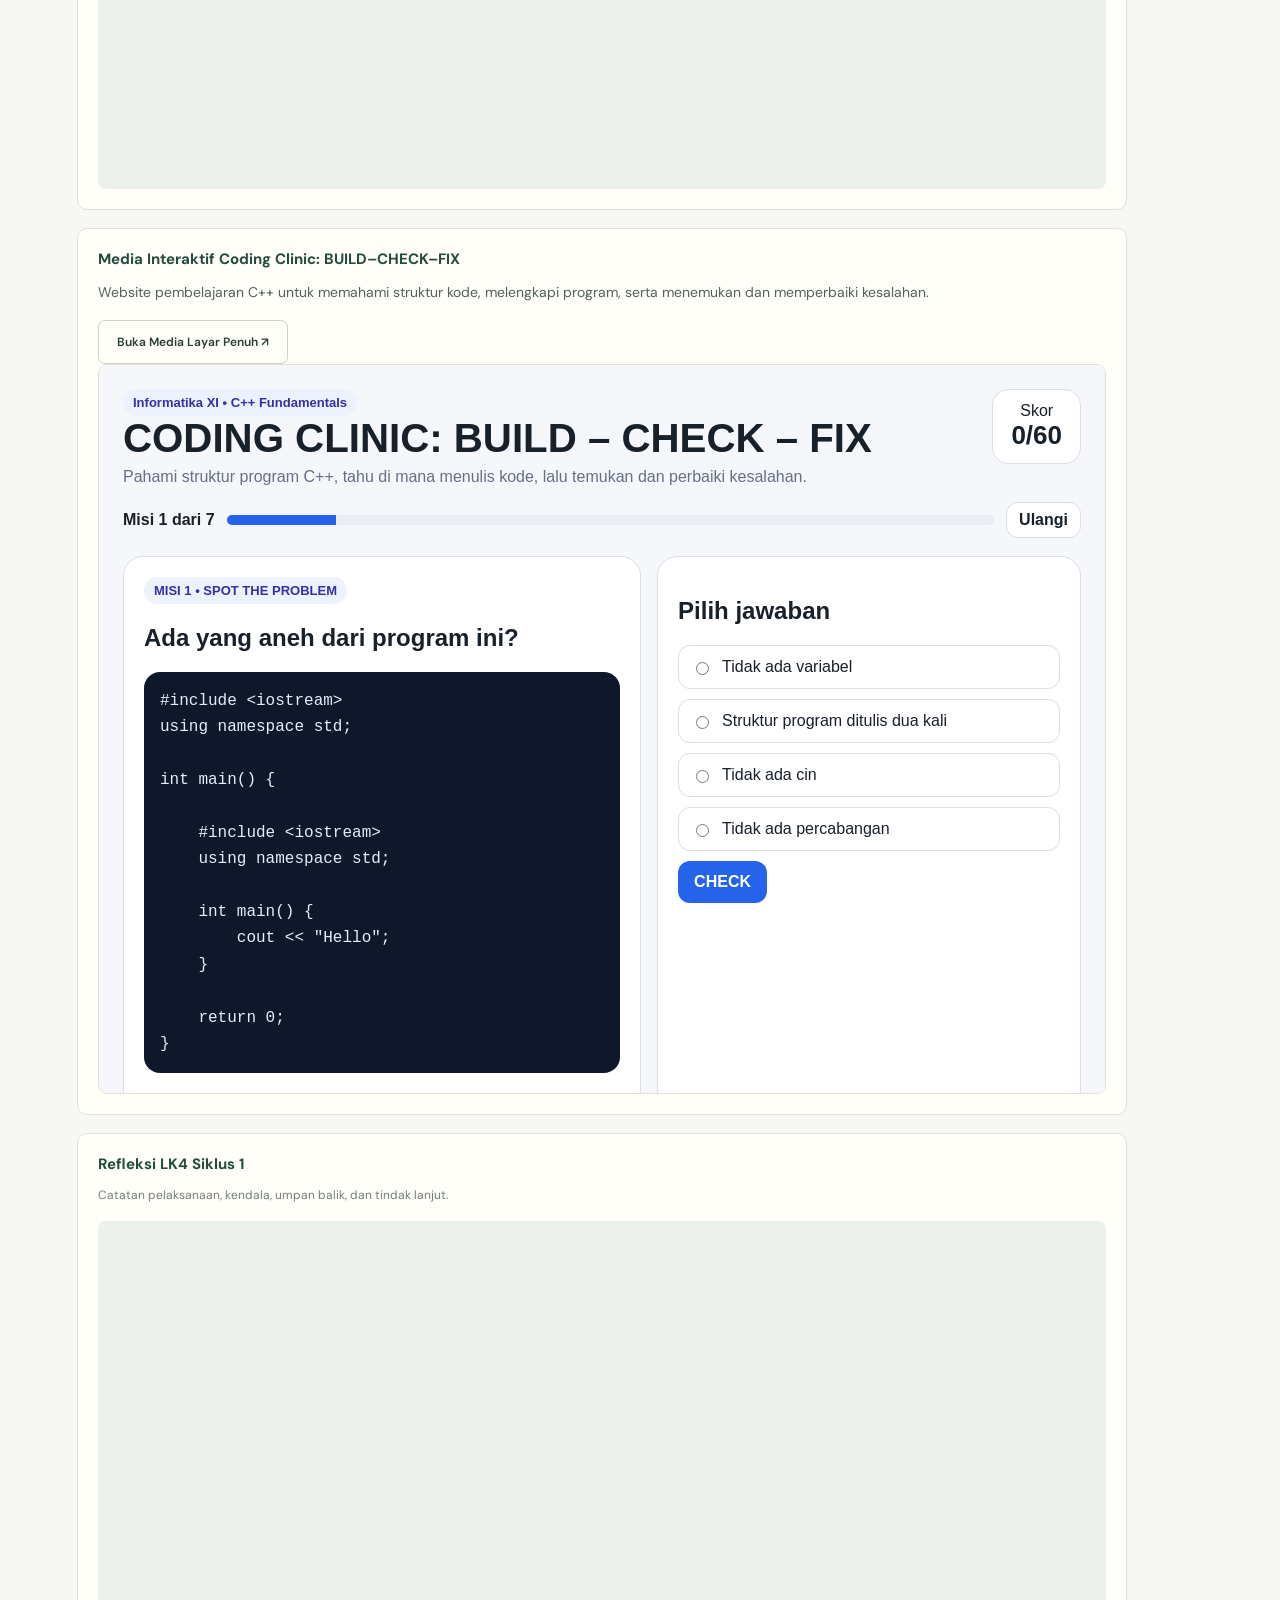
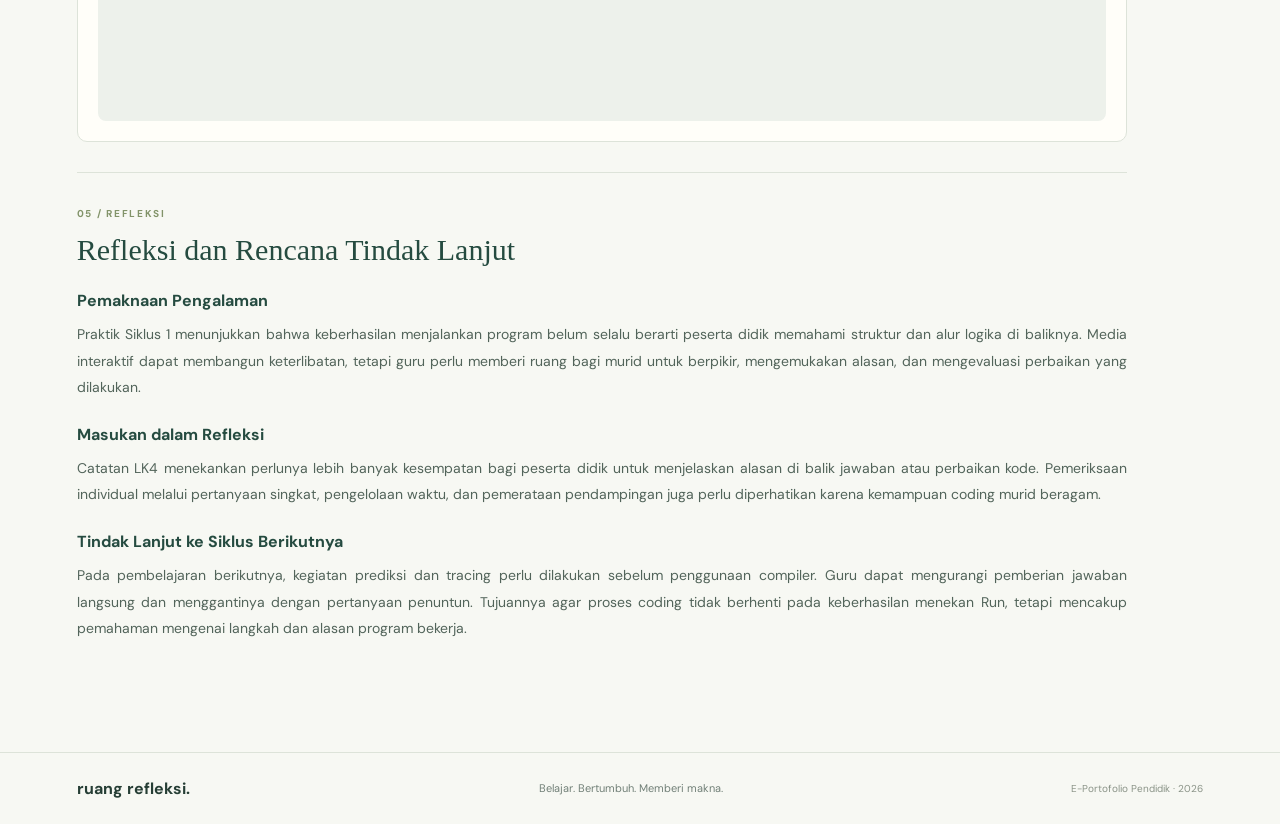
<file: uts.html>
<!DOCTYPE html>
<html lang="id">
<head>
  <meta charset="utf-8">
  <meta name="viewport" content="width=device-width, initial-scale=1">
  <meta name="theme-color" content="#254b40">
  <meta name="description" content="E-Portfolio UTS PPL Mandiri Siklus 1 — Coding Clinic BUILD–CHECK–FIX.">
  <title>E-Portfolio UTS · Ruang Refleksi</title>
  <link rel="stylesheet" href="assets/css/style.css">

</head>

<body data-page="uts">
  <!-- HEADER DAN NAVIGASI -->
  <header>
    <a class="brand" href="index.html">
      <span class="brand-icon">r.</span>
      <span>
        <span id="site-name">ruang refleksi</span>
        <small id="site-tagline">E-PORTOFOLIO PENDIDIK</small>
      </span>
    </a>

    <button class="menu" aria-expanded="false" aria-label="Buka navigasi">☰</button>

    <nav aria-label="Navigasi utama">
      <a href="index.html">Home</a>
      <a href="profile.html">Profile</a>
      <a href="analisis-artefak.html">Analisis Artefak</a>
      <a class="active" aria-current="page" href="uts.html">UTS</a>
      <a href="uas.html">UAS</a>
      <a href="refleksi.html">Refleksi</a>
      <a href="model-guru.html">Model Guru</a>
      <a href="filosofi.html">Filosofi</a>
      <a href="lampiran.html">Lampiran</a>
    </nav>
  </header>

  <main id="main">
    <!-- JUDUL HALAMAN -->
    <section class="page-head">
      <div>
        <span class="eyebrow">04 / PRAKTIK MANDIRI</span>
        <h1>E-Portfolio UTS · Siklus 1</h1>
        <p>Coding Clinic BUILD–CHECK–FIX: memahami struktur dasar C++, mengenali kesalahan program, dan merefleksikan praktik pembelajaran mandiri.</p>
      </div>
    </section>

    <section class="content uts-content">
      <!-- 01: KONTEKS -->
      <article class="uts-section">
        <span class="uts-number">01 / KONTEKS</span>
        <h2>Konteks dan Fokus Pembelajaran</h2>
        <h3>Gambaran Pembelajaran</h3>
        <p>Praktik pembelajaran mandiri Siklus 1 dilaksanakan pada mata pelajaran Informatika di SMA Negeri 12 Bandung. Kegiatan difokuskan pada penguatan pemahaman struktur dasar program C++ serta kemampuan mengenali dan memperbaiki kesalahan sederhana melalui Coding Clinic BUILD–CHECK–FIX. Kegiatan diawali dengan mengingat kembali struktur program dan pengalaman peserta didik ketika mengalami error saat menjalankan kode.</p>
        <h3>Tujuan yang Ditekankan</h3>
        <p>Pembelajaran diarahkan agar peserta didik tidak hanya dapat menjalankan program, tetapi juga memahami posisi dan fungsi setiap bagian kode, mengidentifikasi kesalahan struktur, serta menjelaskan alasan suatu kode perlu diperbaiki. Contoh kesalahan dalam kode digunakan sebagai apersepsi untuk menghubungkan pengalaman sebelumnya dengan tantangan baru.</p>
      </article>

      <!-- 02: PERENCANAAN -->
      <article class="uts-section">
        <span class="uts-number">02 / PERENCANAAN</span>
        <h2>Analisis Rancangan Pembelajaran</h2>
        <h3>Deskripsi Produk</h3>
        <p>Perangkat pembelajaran Siklus 1 menggunakan skenario Coding Clinic BUILD–CHECK–FIX dengan kegiatan bertahap. Berdasarkan refleksi, aktivitas yang digunakan mencakup Spot the Problem, Anatomy Program, Complete the Code, dan Bug Hunt. Tahapan tersebut memberikan kesempatan kepada peserta didik untuk mengamati struktur program, menemukan kesalahan, melengkapi kode, kemudian memperbaikinya.</p>
        <h3>Kesesuaian Media dan Kegiatan</h3>
        <p>Media interaktif digunakan untuk memberi umpan balik langsung melalui tombol CHECK. Rancangan ini relevan dengan tujuan pembelajaran karena mengajak peserta didik melakukan pemeriksaan kode, bukan hanya mendengarkan penjelasan guru. Namun, kegiatan interaktif perlu disertai waktu berpikir dan pertanyaan alasan agar peserta didik tidak hanya mengulang percobaan sampai mendapat jawaban benar.</p>
        <h3>Catatan Keterbatasan Rancangan</h3>
        <p>Rancangan memerlukan perhatian pada perbedaan kemampuan awal murid, alokasi waktu setiap misi, dan pemeriksaan pemahaman individual. Penggunaan media yang memberi jawaban cepat belum cukup untuk membuktikan bahwa murid memahami alasan perbaikan kode.</p>
      </article>

      <!-- 03: PELAKSANAAN -->
      <article class="uts-section">
        <span class="uts-number">03 / PELAKSANAAN</span>
        <h2>Analisis Pelaksanaan Pembelajaran</h2>
        <h3>Kegiatan yang Berhasil</h3>
        <p>Coding Clinic melalui tahapan BUILD–CHECK–FIX dapat dilaksanakan dengan cukup baik. Peserta didik mengamati struktur program, menentukan bagian yang salah, melengkapi kode, dan memperbaiki kesalahan. Mereka menunjukkan minat ketika diberikan contoh kode bermasalah, lalu semakin aktif saat diminta mencari kesalahan secara langsung.</p>
        <h3>Kesulitan yang Ditemukan</h3>
        <p>Sebagian peserta didik masih lebih berfokus pada munculnya jawaban benar atau program yang berhasil dijalankan daripada alasan di balik perbaikan. Kesalahan yang masih muncul meliputi penempatan kode dalam main(), penggunaan cin dan cout, tanda titik koma, dan kurung. Beberapa murid dapat menyelesaikan misi dengan cepat, sedangkan yang lain membutuhkan pendampingan.</p>
        <h3>Respons Peserta Didik</h3>
        <p>Pada kegiatan penutup, peserta didik mulai mampu menyebutkan bahwa kode utama diletakkan di dalam main() serta bahwa struktur program perlu diperiksa sebelum program dijalankan. Temuan ini menjadi indikasi awal pemahaman, meskipun belum cukup untuk menyimpulkan seluruh peserta didik telah menguasai materi secara individual.</p>
      </article>

      <!-- 04: DOKUMENTASI DAN PRATINJAU ARTEFAK -->
      <article class="uts-section">
        <span class="uts-number">04 / DOKUMENTASI</span>
        <h2>Perangkat dan Dokumentasi Siklus 1</h2>
        <h3>Artefak yang Disertakan</h3>
        <p>Artefak pendukung meliputi modul ajar Siklus 1, LKPD atau lembar kegiatan Coding Clinic, website media interaktif BUILD–CHECK–FIX, serta dokumen refleksi LK4. Modul, LKPD, dan refleksi ditampilkan melalui Google Drive, sedangkan media interaktif dijalankan langsung di halaman ini.</p>
        <h3>Ketersediaan Video</h3>
        <p class="uts-video-note">Rekaman video autentik praktik mengajar Siklus 1 tidak tersedia. Karena itu, video dari siklus lain tidak digunakan sebagai pengganti. Dokumentasi atau bukti alternatif dapat dilampirkan apabila diperbolehkan oleh dosen pembimbing.</p>

        <div class="uts-frames">
          <!-- MODUL AJAR: GOOGLE DRIVE -->
          <div class="uts-art">
            <strong>Modul Ajar Siklus 1</strong>
            <p class="uts-art-note">Rancangan pembelajaran Coding Clinic BUILD–CHECK–FIX.</p>
            <iframe class="uts-drive-frame" data-artefak="modul" title="Modul Ajar Siklus 1" loading="lazy"></iframe>
            <div class="uts-empty">Masukkan link modul ajar Google Drive di bagian konfigurasi bawah.</div>
          </div>

          <!-- LKPD: GOOGLE DRIVE -->
          <div class="uts-art">
            <strong>LKPD / Kegiatan Coding Clinic</strong>
            <p class="uts-art-note">Lembar kerja dan aktivitas yang digunakan pada Siklus 1.</p>
            <iframe class="uts-drive-frame" data-artefak="lkpd" title="LKPD Coding Clinic" loading="lazy"></iframe>
            <div class="uts-empty">Masukkan link LKPD Google Drive di bagian konfigurasi bawah.</div>
          </div>

          <!-- MEDIA INTERAKTIF: WEBSITE LOKAL -->
          <div class="uts-art uts-interactive-media">

            <strong>
              Media Interaktif Coding Clinic: BUILD–CHECK–FIX
            </strong>

            <p>
              Website pembelajaran C++ untuk memahami struktur kode,
              melengkapi program, serta menemukan dan memperbaiki
              kesalahan.
            </p>

            <a
              href="assets/Media/clinic.html"
              target="_blank"
              rel="noopener noreferrer"
              class="btn">
              Buka Media Layar Penuh ↗
            </a>

            <iframe
              src="assets/Media/clinic.html"
              title="Coding Clinic BUILD CHECK FIX"
              class="uts-interactive-frame"
              loading="lazy">
            </iframe>

          </div>

          <!-- REFLEKSI LK4: GOOGLE DRIVE -->
          <div class="uts-art">
            <strong>Refleksi LK4 Siklus 1</strong>
            <p class="uts-art-note">Catatan pelaksanaan, kendala, umpan balik, dan tindak lanjut.</p>
            <iframe class="uts-drive-frame" data-artefak="refleksi" title="Refleksi LK4 Siklus 1" loading="lazy"></iframe>
            <div class="uts-empty">Masukkan link refleksi LK4 Google Drive di bagian konfigurasi bawah.</div>
          </div>
        </div>
      </article>

      <!-- 05: REFLEKSI -->
      <article class="uts-section">
        <span class="uts-number">05 / REFLEKSI</span>
        <h2>Refleksi dan Rencana Tindak Lanjut</h2>
        <h3>Pemaknaan Pengalaman</h3>
        <p>Praktik Siklus 1 menunjukkan bahwa keberhasilan menjalankan program belum selalu berarti peserta didik memahami struktur dan alur logika di baliknya. Media interaktif dapat membangun keterlibatan, tetapi guru perlu memberi ruang bagi murid untuk berpikir, mengemukakan alasan, dan mengevaluasi perbaikan yang dilakukan.</p>
        <h3>Masukan dalam Refleksi</h3>
        <p>Catatan LK4 menekankan perlunya lebih banyak kesempatan bagi peserta didik untuk menjelaskan alasan di balik jawaban atau perbaikan kode. Pemeriksaan individual melalui pertanyaan singkat, pengelolaan waktu, dan pemerataan pendampingan juga perlu diperhatikan karena kemampuan coding murid beragam.</p>
        <h3>Tindak Lanjut ke Siklus Berikutnya</h3>
        <p>Pada pembelajaran berikutnya, kegiatan prediksi dan tracing perlu dilakukan sebelum penggunaan compiler. Guru dapat mengurangi pemberian jawaban langsung dan menggantinya dengan pertanyaan penuntun. Tujuannya agar proses coding tidak berhenti pada keberhasilan menekan Run, tetapi mencakup pemahaman mengenai langkah dan alasan program bekerja.</p>
      </article>
    </section>
  </main>

  <footer>
    <a class="footer-brand" href="index.html">ruang refleksi.</a>
    <p>Belajar. Bertumbuh. Memberi makna.</p>
    <span>E-Portofolio Pendidik · 2026</span>
  </footer>

  <script defer src="assets/js/main.js"></script>
  <script>
  
  </script>
</body>
</html>
</file>
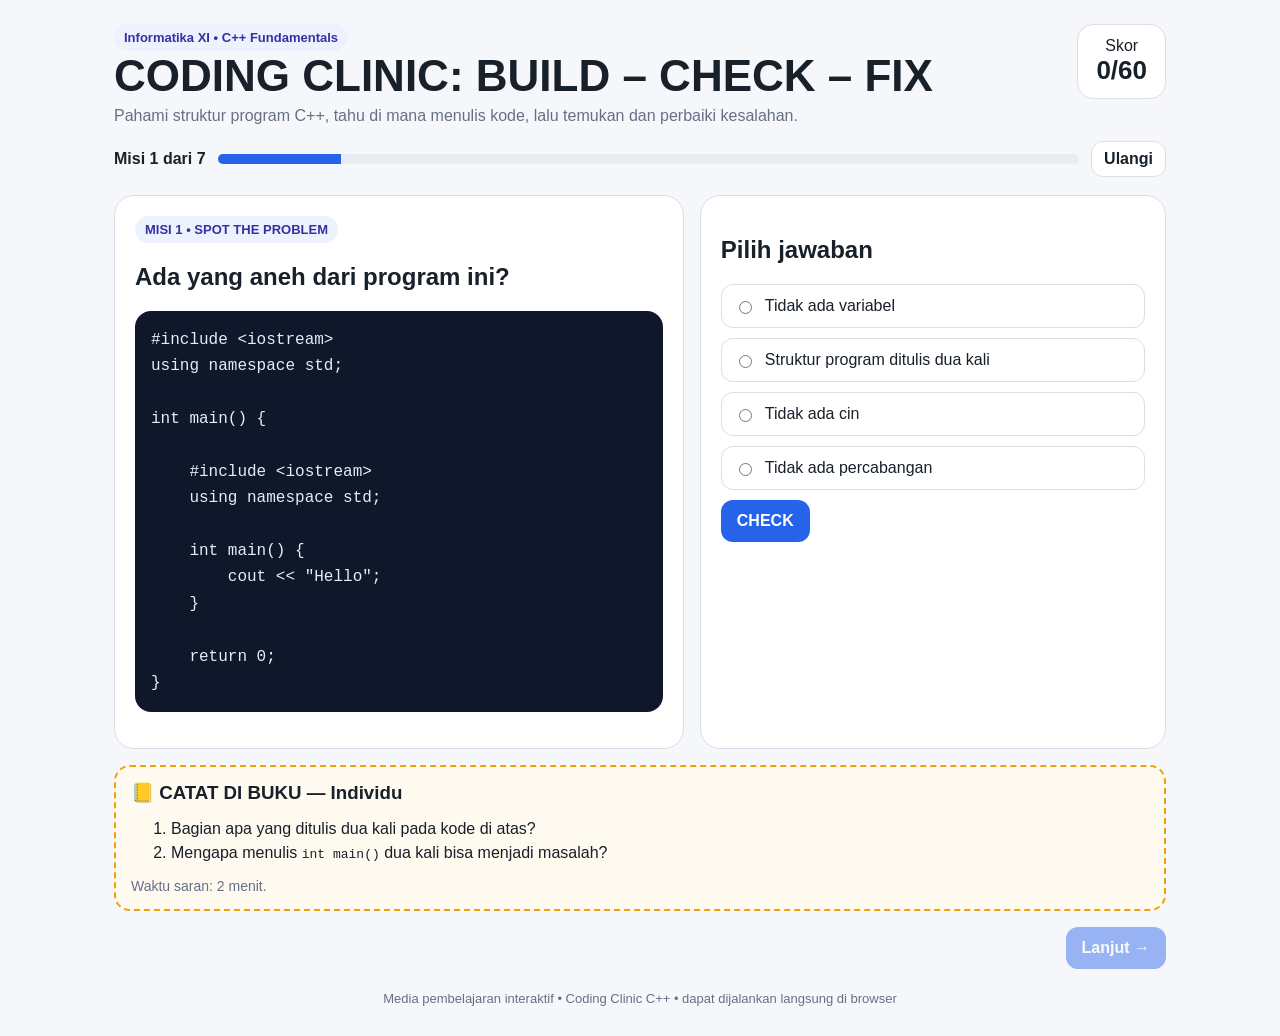
<file: assets/Media/clinic.html>
<!DOCTYPE html>
<html lang="id">
<head>
<meta charset="UTF-8">
<meta name="viewport" content="width=device-width, initial-scale=1.0">
<title>Coding Clinic — Struktur C++</title>
<style>
:root{--bg:#f6f7fb;--card:#fff;--text:#18202a;--muted:#667085;--line:#d9dee7;--accent:#2563eb;--ok:#137333;--bad:#b42318;--warn:#9a6700;--code:#0f172a;--codeText:#e5edf7}
*{box-sizing:border-box}body{margin:0;font-family:Arial,sans-serif;background:var(--bg);color:var(--text)}
.wrap{max-width:1100px;margin:auto;padding:24px}.screen{display:none}.screen.active{display:block}
header{display:flex;justify-content:space-between;gap:16px;align-items:flex-start;flex-wrap:wrap;margin-bottom:16px}h1{margin:0;font-size:clamp(26px,4vw,44px)}
.subtitle{color:var(--muted);margin-top:6px}.score{background:var(--card);border:1px solid var(--line);border-radius:16px;padding:12px 18px;text-align:center}.score b{font-size:26px}
.progressRow{display:flex;gap:12px;align-items:center;margin-bottom:18px}.bar{height:10px;background:#e9edf3;border-radius:99px;overflow:hidden;flex:1}.bar>div{height:100%;background:var(--accent);transition:.25s}
.card{background:var(--card);border:1px solid var(--line);border-radius:20px;padding:20px}.grid{display:grid;gap:16px}.grid2{grid-template-columns:1.1fr .9fr}@media(max-width:820px){.grid2{grid-template-columns:1fr}}
.badge{display:inline-block;padding:6px 10px;border-radius:999px;background:#eef2ff;color:#3730a3;font-size:13px;font-weight:700}
button,select,input{font:inherit}button{border:none;border-radius:12px;padding:12px 16px;cursor:pointer;font-weight:700}.primary{background:var(--accent);color:#fff}.secondary{background:#fff;border:1px solid var(--line);color:var(--text)}button:disabled{opacity:.45;cursor:not-allowed}
.actions{display:flex;gap:10px;justify-content:space-between;flex-wrap:wrap;margin-top:16px}.code{background:var(--code);color:var(--codeText);border-radius:16px;padding:16px;overflow:auto;font-family:Consolas,monospace;line-height:1.65;white-space:pre-wrap}
.option{display:flex;align-items:center;gap:10px;border:1px solid var(--line);border-radius:12px;padding:12px;margin:10px 0;background:#fff}.feedback{margin-top:12px;font-weight:600}.ok{color:var(--ok)}.bad{color:var(--bad)}.warn{color:var(--warn)}
.note{margin-top:16px;border:2px dashed #f59e0b;background:#fffaf0;border-radius:16px;padding:15px}.note h3{margin:0 0 8px}.note li{margin:6px 0}.small{font-size:14px;color:var(--muted)}
.codebtn{width:100%;text-align:left;background:#fff;border:1px solid var(--line);margin:5px 0;font-family:Consolas,monospace}.codebtn.selected{outline:3px solid #60a5fa;background:#eff6ff}
.orderRow{display:flex;gap:10px;align-items:center;border:1px solid var(--line);padding:10px;border-radius:12px;margin:8px 0;background:#fff}.orderRow code{flex:1;min-width:0;overflow-wrap:anywhere}.mini{padding:8px 12px}
label.field{display:block;margin:12px 0;font-weight:700}select{width:100%;padding:11px;border:1px solid var(--line);border-radius:10px;background:#fff}.hidden{display:none}.checklist{display:grid;grid-template-columns:repeat(2,1fr);gap:8px}@media(max-width:640px){.checklist{grid-template-columns:1fr}}footer{text-align:center;color:var(--muted);font-size:13px;margin:22px 0 6px}
</style>
</head>
<body>
<div class="wrap">
<header><div><div class="badge">Informatika XI • C++ Fundamentals</div><h1>CODING CLINIC: BUILD – CHECK – FIX</h1><div class="subtitle">Pahami struktur program C++, tahu di mana menulis kode, lalu temukan dan perbaiki kesalahan.</div></div><div class="score">Skor<br><b><span id="score">0</span>/60</b></div></header>
<div class="progressRow"><span id="progressText"><b>Misi 1 dari 7</b></span><div class="bar"><div id="progressBar" style="width:14%"></div></div><button id="resetBtn" class="secondary mini">Ulangi</button></div>

<section class="screen active" data-step="1">
<div class="grid grid2"><div class="card"><div class="badge">MISI 1 • SPOT THE PROBLEM</div><h2>Ada yang aneh dari program ini?</h2><pre class="code">#include &lt;iostream&gt;
using namespace std;

int main() {

    #include &lt;iostream&gt;
    using namespace std;

    int main() {
        cout &lt;&lt; "Hello";
    }

    return 0;
}</pre></div>
<form id="spotForm" class="card"><h2>Pilih jawaban</h2><label class="option"><input type="radio" name="spot" value="A"> Tidak ada variabel</label><label class="option"><input type="radio" name="spot" value="B"> Struktur program ditulis dua kali</label><label class="option"><input type="radio" name="spot" value="C"> Tidak ada cin</label><label class="option"><input type="radio" name="spot" value="D"> Tidak ada percabangan</label><button class="primary" type="submit">CHECK</button><div id="spotFeedback" class="feedback"></div></form></div>
<div class="note"><h3>📒 CATAT DI BUKU — Individu</h3><ol><li>Bagian apa yang ditulis dua kali pada kode di atas?</li><li>Mengapa menulis <code>int main()</code> dua kali bisa menjadi masalah?</li></ol><div class="small">Waktu saran: 2 menit.</div></div><div class="actions"><span></span><button class="primary nextBtn" disabled>Lanjut →</button></div>
</section>

<section class="screen" data-step="2">
<div class="card"><div class="badge">MISI 2 • ANATOMI PROGRAM</div><h2>Kode punya tempat. Klik bagian untuk melihat fungsinya.</h2><div class="grid grid2"><div>
<button class="codebtn anatomy" data-info="Bagian atas program. #include <iostream> menyiapkan fasilitas input dan output.">#include &lt;iostream&gt;</button>
<button class="codebtn anatomy" data-info="Membantu kita menulis cin dan cout dengan lebih sederhana.">using namespace std;</button>
<button class="codebtn anatomy" data-info="Program utama. Eksekusi program dimulai dari main().">int main() {</button>
<button class="codebtn anatomy" data-info="Deklarasi variabel. Membuat tempat bernama nilai untuk menyimpan bilangan bulat.">int nilai;</button>
<button class="codebtn anatomy" data-info="Input. Data pengguna dimasukkan ke variabel nilai.">cin &gt;&gt; nilai;</button>
<button class="codebtn anatomy" data-info="Proses/kondisi. Program mengecek apakah nilai minimal 75.">if (nilai &gt;= 75) { ... }</button>
<button class="codebtn anatomy" data-info="Output. Program menampilkan informasi ke layar.">cout &lt;&lt; "Lulus";</button>
<button class="codebtn anatomy" data-info="Menandai fungsi main selesai dengan normal.">return 0;</button>
<button class="codebtn anatomy" data-info="Kurung kurawal membatasi blok program. Isi main berada di antara { dan }.">}</button>
</div><div class="card" style="background:#fafbff"><h3>Penjelasan</h3><p id="anatomyInfo">Klik salah satu baris di sebelah kiri.</p><hr style="border:none;border-top:1px solid var(--line);margin:18px 0"><b>Peta singkat:</b><p>Bagian atas → persiapan program</p><p><code>main()</code> → rumah utama program</p><p>Di dalam <code>{ }</code> → tempat kita bekerja</p></div></div></div>
<div class="note"><h3>📒 CATAT DI BUKU — “Peta Program C++”</h3><ol><li><code>#include &lt;iostream&gt;</code> = menyiapkan input/output.</li><li><code>using namespace std;</code> = membantu penulisan <code>cin</code> dan <code>cout</code>.</li><li><code>int main()</code> = program utama.</li><li>Isi program ditulis di dalam <code>{ }</code>.</li><li>Urutan sederhana: <b>Deklarasi → Input → Proses/Kondisi → Output.</b></li></ol></div><div class="actions"><button class="secondary prevBtn">← Kembali</button><button class="primary nextBtn">Lanjut →</button></div>
</section>

<section class="screen" data-step="3">
<div class="card"><div class="badge">MISI 3 • BUILD THE PROGRAM</div><h2>Susun program dari atas ke bawah</h2><p class="small">Gunakan tombol ↑ dan ↓.</p><div id="orderList"></div><div class="actions"><button id="shuffleOrder" type="button" class="secondary">Acak Lagi</button><button id="checkOrder" type="button" class="primary">CHECK URUTAN</button></div><div id="orderFeedback" class="feedback"></div></div>
<div class="note"><h3>📒 CATAT DI BUKU — Individu</h3><p>Tuliskan urutan umum:</p><p><b>________ → main() → ________ → ________ → proses/kondisi → ________ → return 0;</b></p></div><div class="actions"><button class="secondary prevBtn">← Kembali</button><button class="primary nextBtn" disabled>Lanjut →</button></div>
</section>

<section class="screen" data-step="4">
<div class="grid grid2"><div class="card"><div class="badge">MISI 4 • SIMULASI PROGRAMIZ</div><h2>Kalau kerangkanya sudah ada, kita menulis di mana?</h2><pre class="code">#include &lt;iostream&gt;
using namespace std;

int main() {

    // ← TULIS KODE DI MANA?

    return 0;
}</pre></div>
<form id="programizForm" class="card"><h3>Pilih lokasi</h3><label class="option"><input type="radio" name="loc" value="atas"> Di atas #include</label><label class="option"><input type="radio" name="loc" value="main"> Di dalam main(), sebelum return 0;</label><label class="option"><input type="radio" name="loc" value="bawah"> Setelah kurung } terakhir</label><button type="submit" class="primary">CHECK</button><div id="programizFeedback" class="feedback"></div></form></div>
<div class="note"><h3>📒 CATAT DI BUKU — Kalimat Kunci</h3><p><b>“Jika Programiz sudah menyediakan #include, using namespace, dan int main(), saya tidak menuliskannya ulang. Saya menulis kode di dalam main(), sebelum return 0;.”</b></p></div><div class="actions"><button class="secondary prevBtn">← Kembali</button><button class="primary nextBtn" disabled>Lanjut →</button></div>
</section>

<section class="screen" data-step="5">
<div class="card"><div class="badge">MISI 5 • COMPLETE THE CODE</div><h2>Lengkapi bagian kosong</h2><p>Program menerima sebuah nilai lalu menampilkannya kembali.</p><div class="grid grid2"><div>
<label class="field">Nama variabel<select id="completeVar"><option value="">Pilih...</option><option value="nilai">nilai</option><option value="cout">cout</option><option value="main">main</option></select></label>
<label class="field">Isi pada cin<select id="completeCin"><option value="">Pilih...</option><option value="nilai">nilai</option><option value="cout">cout</option><option value="main">main</option></select></label>
<label class="field">Isi pada cout<select id="completeCout"><option value="">Pilih...</option><option value="nilai">nilai</option><option value="cin">cin</option><option value="main">main</option></select></label>
<button id="checkComplete" type="button" class="primary">CHECK</button><div id="completeFeedback" class="feedback"></div></div><pre class="code">#include &lt;iostream&gt;
using namespace std;

int main() {

    int ________;
    cin &gt;&gt; ________;
    cout &lt;&lt; ________;

    return 0;
}</pre></div></div>
<div class="note"><h3>📒 CATAT DI BUKU — 1 baris alasan</h3><p>Mengapa nama variabel pada <code>cin</code> dan <code>cout</code> harus sesuai dengan variabel yang dideklarasikan?</p></div><div class="actions"><button class="secondary prevBtn">← Kembali</button><button class="primary nextBtn" disabled>Lanjut →</button></div>
</section>

<section class="screen" data-step="6">
<div class="card"><div class="badge">MISI 6 • BUG HUNT</div><h2>Klik semua baris yang bermasalah</h2><p class="small">Ada 4 baris bermasalah.</p><div id="bugCode">
<button class="codebtn bugline" data-line="1">1  #include &lt;iostream&gt;</button><button class="codebtn bugline" data-line="2">2  using namespace std;</button><button class="codebtn bugline" data-line="3">3  int main() {</button><button class="codebtn bugline" data-line="4">4      int umur</button><button class="codebtn bugline" data-line="5">5      cin &lt;&lt; umur;</button><button class="codebtn bugline" data-line="6">6      if umur &gt;= 17 {</button><button class="codebtn bugline" data-line="7">7          cout &gt;&gt; "Boleh membuat SIM"</button><button class="codebtn bugline" data-line="8">8      } else {</button><button class="codebtn bugline" data-line="9">9          cout &lt;&lt; "Belum cukup umur";</button><button class="codebtn bugline" data-line="10">10     }</button><button class="codebtn bugline" data-line="11">11     return 0;</button><button class="codebtn bugline" data-line="12">12 }</button>
</div><div class="actions"><button id="clearBugs" type="button" class="secondary">Hapus Pilihan</button><button id="checkBugs" type="button" class="primary">CHECK BUGS</button></div><div id="bugFeedback" class="feedback"></div><div id="fixedCode" class="hidden"><h3>Kode setelah diperbaiki</h3><pre class="code">#include &lt;iostream&gt;
using namespace std;

int main() {
    int umur;
    cin &gt;&gt; umur;

    if (umur &gt;= 17) {
        cout &lt;&lt; "Boleh membuat SIM";
    } else {
        cout &lt;&lt; "Belum cukup umur";
    }

    return 0;
}</pre></div></div>
<div class="note"><h3>📒 CATAT DI BUKU — Tabel Check & Fix</h3><p>Buat tabel 3 kolom: <b>Bagian Salah | Perbaikan | Alasan</b>. Isi minimal 3 kesalahan.</p></div><div class="actions"><button class="secondary prevBtn">← Kembali</button><button class="primary nextBtn" disabled>Lanjut →</button></div>
</section>

<section class="screen" data-step="7">
<div class="grid grid2"><form id="buildForm" class="card"><div class="badge">MISI 7 • BUILD YOUR CODE</div><h2>Rakit program sederhana</h2><p>Kasus: umur minimal 17 tahun boleh membuat SIM.</p>
<label class="field">Tipe data<select id="typeSel"><option value="">Pilih...</option><option value="int">int</option><option value="float">float</option><option value="string">string</option></select></label>
<label class="field">Nama variabel<select id="varSel"><option value="">Pilih...</option><option value="umur">umur</option><option value="nama">nama</option><option value="nilai">nilai</option></select></label>
<label class="field">Operator input<select id="inputSel"><option value="">Pilih...</option><option value=">>">&gt;&gt;</option><option value="<<">&lt;&lt;</option></select></label>
<label class="field">Kondisi<select id="conditionSel"><option value="">Pilih...</option><option value="umur >= 17">umur &gt;= 17</option><option value="umur <= 17">umur &lt;= 17</option><option value="umur == 17">umur == 17</option></select></label>
<label class="field">Operator output<select id="outputSel"><option value="">Pilih...</option><option value="<<">&lt;&lt;</option><option value=">>">&gt;&gt;</option></select></label>
<button type="submit" class="primary">CHECK PROGRAM</button><div id="buildFeedback" class="feedback"></div></form>
<div class="card"><h3>Preview Program</h3><pre id="buildPreview" class="code">#include &lt;iostream&gt;
using namespace std;

int main() {
    // pilih komponen di sebelah kiri
    return 0;
}</pre></div></div>
<div class="note"><h3>📒 TUGAS INDIVIDU DI BUKU — BUILD</h3><ol><li>Tulis: variabel, tipe data, input, kondisi, output TRUE, output FALSE.</li><li>Setelah benar, tulis ulang kodenya di buku tanpa menyalin dari teman.</li><li>Lingkari <code>int main()</code> dan beri panah ke area tempat kalian menulis kode.</li></ol></div>
<div id="finalCard" class="card hidden" style="margin-top:16px;background:#f0fdf4;border-color:#bbf7d0"><div class="badge">MISSION COMPLETE</div><h2>Checklist sebelum menekan RUN</h2><div class="checklist"><div>✓ Variabel sudah dideklarasikan</div><div>✓ Perintah penting memiliki ;</div><div>✓ cin memakai &gt;&gt;</div><div>✓ cout memakai &lt;&lt;</div><div>✓ kondisi if memakai ( )</div><div>✓ { } lengkap</div><div>✓ kode ditulis di dalam main()</div><div>✓ int main() tidak ditulis dua kali</div></div><h3>Jangan hafalkan seluruh kode. Pahami strukturnya.</h3></div>
<div class="actions"><button class="secondary prevBtn">← Kembali</button><span></span></div>
</section>
<footer>Media pembelajaran interaktif • Coding Clinic C++ • dapat dijalankan langsung di browser</footer>
</div>
<script>
(()=>{
const screens=[...document.querySelectorAll('.screen')],bar=document.getElementById('progressBar'),pt=document.getElementById('progressText'),scoreEl=document.getElementById('score');let step=1,score=0;const awarded=new Set();
function award(k,p){if(!awarded.has(k)){awarded.add(k);score+=p;scoreEl.textContent=score}}
function show(n){step=Math.max(1,Math.min(7,n));screens.forEach(s=>s.classList.toggle('active',Number(s.dataset.step)===step));pt.innerHTML='<b>Misi '+step+' dari 7</b>';bar.style.width=(step/7*100)+'%';window.scrollTo({top:0,behavior:'smooth'})}
document.querySelectorAll('.nextBtn').forEach(b=>b.addEventListener('click',()=>show(step+1)));document.querySelectorAll('.prevBtn').forEach(b=>b.addEventListener('click',()=>show(step-1)));
document.getElementById('spotForm').addEventListener('submit',e=>{e.preventDefault();const v=new FormData(e.currentTarget).get('spot'),f=document.getElementById('spotFeedback'),n=e.currentTarget.closest('.screen').querySelector('.nextBtn');if(!v){f.textContent='Pilih jawaban dulu.';f.className='feedback warn'}else if(v==='B'){f.textContent='Benar. Struktur program ditulis dua kali.';f.className='feedback ok';award('spot',10);n.disabled=false}else{f.textContent='Belum tepat. Perhatikan #include, using namespace, dan int main().';f.className='feedback bad'}});
document.querySelectorAll('.anatomy').forEach(b=>b.addEventListener('click',()=>document.getElementById('anatomyInfo').textContent=b.dataset.info));
const correct=['#include <iostream>','using namespace std;','int main() {','int nilai;','cin >> nilai;','cout << nilai;','return 0;','}'];let order=['cin >> nilai;','int main() {','#include <iostream>','int nilai;','return 0;','using namespace std;','}','cout << nilai;'];const list=document.getElementById('orderList');
function render(){list.innerHTML='';order.forEach((t,i)=>{const r=document.createElement('div');r.className='orderRow';const c=document.createElement('code');c.textContent=t;const u=document.createElement('button');u.type='button';u.className='secondary mini';u.textContent='↑';u.disabled=i===0;u.onclick=()=>{[order[i-1],order[i]]=[order[i],order[i-1]];render()};const d=document.createElement('button');d.type='button';d.className='secondary mini';d.textContent='↓';d.disabled=i===order.length-1;d.onclick=()=>{[order[i+1],order[i]]=[order[i],order[i+1]];render()};r.append(c,u,d);list.append(r)})}render();
document.getElementById('shuffleOrder').onclick=()=>{order=[...order].sort(()=>Math.random()-.5);render();document.getElementById('orderFeedback').textContent=''};
document.getElementById('checkOrder').onclick=()=>{const ok=order.every((x,i)=>x===correct[i]),f=document.getElementById('orderFeedback');if(ok){f.textContent='Benar. Program berhasil dibangun.';f.className='feedback ok';award('order',10);document.querySelector('[data-step="3"] .nextBtn').disabled=false}else{f.textContent='Belum tepat. Ingat: bagian atas → main → isi program → return → penutup.';f.className='feedback bad'}};
document.getElementById('programizForm').addEventListener('submit',e=>{e.preventDefault();const v=new FormData(e.currentTarget).get('loc'),f=document.getElementById('programizFeedback');if(v==='main'){f.textContent='Benar. Isi kode di dalam main(), sebelum return 0;';f.className='feedback ok';award('programiz',10);e.currentTarget.closest('.screen').querySelector('.nextBtn').disabled=false}else{f.textContent=v?'Belum. Kerangka sudah tersedia; kita bekerja di dalam main().':'Pilih lokasi dulu.';f.className='feedback bad'}});
document.getElementById('checkComplete').onclick=()=>{const ok=['completeVar','completeCin','completeCout'].every(id=>document.getElementById(id).value==='nilai'),f=document.getElementById('completeFeedback');if(ok){f.textContent='Benar. Variabel dibuat → data dimasukkan → data ditampilkan.';f.className='feedback ok';award('complete',10);document.querySelector('[data-step="5"] .nextBtn').disabled=false}else{f.textContent='Belum tepat. Cek apakah nama variabel konsisten.';f.className='feedback bad'}};
const selected=new Set();document.querySelectorAll('.bugline').forEach(b=>b.onclick=()=>{const n=Number(b.dataset.line);selected.has(n)?selected.delete(n):selected.add(n);b.classList.toggle('selected',selected.has(n))});document.getElementById('clearBugs').onclick=()=>{selected.clear();document.querySelectorAll('.bugline').forEach(b=>b.classList.remove('selected'));document.getElementById('bugFeedback').textContent=''};
document.getElementById('checkBugs').onclick=()=>{const w=[4,5,6,7],ok=selected.size===w.length&&w.every(n=>selected.has(n)),f=document.getElementById('bugFeedback');if(ok){f.textContent='Benar. Bug ditemukan pada deklarasi umur, cin, if, dan cout.';f.className='feedback ok';document.getElementById('fixedCode').classList.remove('hidden');award('bugs',10);document.querySelector('[data-step="6"] .nextBtn').disabled=false}else{f.textContent='Belum semua tepat. Gunakan checklist: ;  cin >>  if ( )  cout <<';f.className='feedback bad'}};
const ids=['typeSel','varSel','inputSel','conditionSel','outputSel'];function preview(){const type=document.getElementById('typeSel').value||'...',v=document.getElementById('varSel').value||'...',inp=document.getElementById('inputSel').value||'...',cond=document.getElementById('conditionSel').value||'...',out=document.getElementById('outputSel').value||'...';document.getElementById('buildPreview').textContent=`#include <iostream>\nusing namespace std;\n\nint main() {\n    ${type} ${v};\n    cin ${inp} ${v};\n\n    if (${cond}) {\n        cout ${out} "Boleh membuat SIM";\n    } else {\n        cout ${out} "Belum cukup umur";\n    }\n\n    return 0;\n}`};ids.forEach(id=>document.getElementById(id).onchange=preview);
document.getElementById('buildForm').addEventListener('submit',e=>{e.preventDefault();const ok=document.getElementById('typeSel').value==='int'&&document.getElementById('varSel').value==='umur'&&document.getElementById('inputSel').value==='>>'&&document.getElementById('conditionSel').value==='umur >= 17'&&document.getElementById('outputSel').value==='<<',f=document.getElementById('buildFeedback');if(ok){f.textContent='Program benar. Struktur dan operator sudah sesuai.';f.className='feedback ok';award('build',10);document.getElementById('finalCard').classList.remove('hidden')}else{f.textContent='Masih ada yang perlu diperiksa. Cek tipe data, variabel, cin/cout, dan kondisi.';f.className='feedback bad'}});
document.getElementById('resetBtn').onclick=()=>location.reload();show(1);
})();
</script>
</body>
</html>
</file>
<file: assets/css/style.css>
@import url('https://fonts.googleapis.com/css2?family=DM+Sans:wght@400;500;600;700&display=swap');
:root{--bg:#f7f8f3;--ink:#263e35;--muted:#728078;--line:#dde3d9;--green:#254b40;--lime:#d9e7a9;--serif:Georgia,serif}*{box-sizing:border-box}body{margin:0;background:var(--bg);color:var(--ink);font:14px 'DM Sans',sans-serif}button,input,textarea,select{font:inherit}button{cursor:pointer}a{color:inherit;text-decoration:none}header{height:100px;border-bottom:1px solid var(--line);display:flex;align-items:center;gap:28px;padding:0 5%}.brand{display:flex;align-items:center;gap:12px;white-space:nowrap;font-weight:700;font-size:18px;letter-spacing:-.5px}.brand small{display:block;font-size:8px;letter-spacing:2px;margin-top:5px;font-weight:500}.brand-icon{background:var(--green);color:var(--lime);width:39px;height:43px;border-radius:10px 10px 10px 0;text-align:center;font:italic 37px var(--serif);line-height:40px}nav{display:flex;justify-content:center;gap:24px;flex:1}nav a{font-size:12px;white-space:nowrap;color:#6c786f;padding:12px 0;position:relative}nav a.active{color:var(--green);font-weight:700}nav a.active:after{content:'';position:absolute;bottom:1px;width:15px;height:3px;border-radius:4px;background:var(--green);left:calc(50% - 7px)}.btn{display:inline-flex;align-items:center;justify-content:center;gap:18px;border:1px solid #cbd5c9;border-radius:7px;background:transparent;padding:13px 18px;color:var(--ink);font-size:12px;font-weight:600}.btn:hover{background:#e9efdf}.primary{background:var(--green);color:#fff;border-color:var(--green)}.primary:hover{background:#173d31}.settings{font-size:11px;white-space:nowrap}.menu{display:none}main{max-width:1320px;margin:auto;padding:0 6%}.eyebrow{font-size:10px;letter-spacing:2px;font-weight:700;color:#6c7f6d;display:flex;align-items:center;gap:9px}.eyebrow:before{content:'';height:6px;width:6px;border-radius:50%;background:#8aa266}h1,h2,h3,p{margin:0}h1{font:400 clamp(44px,4.9vw,70px)/1.1 var(--serif);letter-spacing:-2.6px}h1 em{color:#779064;font-weight:400}p{line-height:1.85;color:var(--muted)}.hero{display:grid;grid-template-columns:1.08fr 1fr;gap:60px;align-items:center;padding:72px 0 66px}.hero h1{margin:23px 0}.hero p{max-width:450px;font-size:14px}.hero-actions{display:flex;gap:12px;margin:29px 0}.hero-note{font-size:11px;display:flex;align-items:center;gap:10px;color:#7d897b}.hero-note span{width:20px;height:1px;background:#a1ae97}.art{height:380px;position:relative;display:flex;align-items:center;justify-content:center}.art:before{content:'';position:absolute;background:#e8edde;width:350px;height:350px;border-radius:50%}.grid-art{position:absolute;inset:10px;background-image:radial-gradient(#abb59c 1px,transparent 1px);background-size:18px 18px;opacity:.3}.paper{width:263px;height:306px;background:#fffef8;transform:rotate(-8deg);padding:26px;border:1px solid #d9dfcd;border-radius:7px;box-shadow:0 18px 25px #34462b0b;position:relative}.paper-label{font-size:8px;letter-spacing:2px;color:#839076}.paper h2{font:31px/1.1 var(--serif);margin:22px 0 16px}.paper-lines{height:30px;background:repeating-linear-gradient(transparent 0 9px,#dfe4d8 9px 10px)}.paper-tag{margin-top:17px;border:1px solid #dce3d4;display:inline-block;padding:5px 8px;font-size:8px;border-radius:4px}.small-card{position:absolute;right:-4px;bottom:41px;background:var(--green);color:#fff;width:200px;padding:23px;border-radius:8px;transform:rotate(7deg);box-shadow:0 14px 20px #34462b19}.flower{font:45px var(--serif);color:#dbe9ac;line-height:1}.small-card h3{font:23px var(--serif);margin:12px 0 8px}.small-card p{font-size:9px;color:#c5d2c6;line-height:1.6}.floating{position:absolute;top:39px;right:-10px;background:white;border:1px solid #e1e5d8;border-radius:30px;padding:11px 16px;font-size:10px;box-shadow:0 6px 15px #23392609}.floating span{color:#8ba060;margin-right:7px}.art-number{position:absolute;left:5px;bottom:12px;font:italic 14px var(--serif);color:#8d9b80}.section-head{border-top:1px solid var(--line);padding-top:30px;display:flex;align-items:end;justify-content:space-between;gap:20px;margin-bottom:26px}.section-head h2{font:32px var(--serif);letter-spacing:-.5px;margin-top:10px}.text-link{font-size:11px;color:#5d735c;display:inline-flex;gap:15px}.journey{display:grid;grid-template-columns:repeat(3,1fr);gap:18px}.journey-card{padding:25px;border:1px solid var(--line);border-radius:9px;background:#fcfdf8;position:relative;min-height:198px;transition:transform .2s,background .2s}.journey-card:hover{transform:translateY(-4px);background:#edf1e5}.card-top{display:flex;justify-content:space-between;align-items:center;margin-bottom:25px}.icon{width:37px;height:37px;border:1px solid #dce3cf;border-radius:9px;display:grid;place-items:center;font-size:21px;color:#6f8658}.card-no{font-size:10px;color:#9ba490}.journey-card h3{font:23px var(--serif);margin-bottom:9px}.journey-card p{font-size:12px;max-width:240px}.card-arrow{position:absolute;right:24px;bottom:24px}.quote{display:flex;gap:35px;align-items:center;margin:38px 0 50px;background:#edf1e3;border-radius:9px;padding:28px 35px}.quote>span{font:65px var(--serif);color:#91a376;height:50px}.quote blockquote{font:italic 23px/1.4 var(--serif);margin:0}.quote small{display:block;font:9px 'DM Sans',sans-serif;letter-spacing:1.6px;color:#849071;margin-top:9px}footer{border-top:1px solid var(--line);padding:25px 6%;display:flex;justify-content:space-between;align-items:center;font-size:10px;color:#8a9387}.footer-brand{font-size:16px;color:var(--ink);font-weight:700}footer p{font-size:11px}.page-head{padding:56px 0 35px;display:flex;justify-content:space-between;align-items:end;gap:25px}.page-head h1{font-size:52px;margin:16px 0}.page-head p{max-width:580px}.page-head .btn{white-space:nowrap}.content{padding-bottom:65px;min-height:520px}.banner{background:#eaf0df;border:1px solid #dce5ce;border-radius:8px;padding:16px 20px;font-size:12px;line-height:1.7;color:#627751;margin-bottom:25px}.toolbar{display:flex;justify-content:space-between;align-items:center;margin-bottom:25px;gap:20px}.filters{display:flex;gap:5px;padding:4px;border:1px solid var(--line);border-radius:7px}.filter{border:0;background:none;color:#7c8877;font-size:12px;padding:9px 17px;border-radius:4px}.filter.active{background:var(--green);color:#fff}.count{font-size:11px;color:#8b9585}.empty{border:1px dashed #cbd5bf;border-radius:10px;text-align:center;padding:65px 20px;background:#fafbf6}.empty .icon{margin:0 auto 20px;width:50px;height:50px}.empty h2{font:28px var(--serif);margin-bottom:12px}.empty p{max-width:440px;margin:0 auto 23px;font-size:13px}.media-grid{display:grid;grid-template-columns:1fr 1fr;gap:24px}.media-card{overflow:hidden;border:1px solid var(--line);border-radius:9px;background:#fff}.media-preview{width:100%;height:330px;background:#edf0e8;border:0;display:block}.media-preview.youtube{height:auto;aspect-ratio:16/9}.media-body{padding:23px}.media-type{font-size:9px;letter-spacing:1.4px;color:#829369;margin-bottom:10px}.media-body h2{font:25px var(--serif);margin-bottom:10px}.media-body p{font-size:12px;white-space:pre-wrap}.media-actions{display:flex;align-items:center;gap:12px;margin-top:20px;border-top:1px solid var(--line);padding-top:15px}.media-actions .text-link{margin-right:auto}.mini{font-size:11px;background:none;border:0;color:#79866e;padding:5px}.mini:hover{text-decoration:underline}.prose-grid{display:grid;grid-template-columns:280px 1fr;gap:45px}.portrait{border-radius:120px 120px 12px 12px;background:#e3ead7;min-height:310px;display:flex;align-items:center;justify-content:center;border:1px solid #d6dfc9;overflow:hidden}.portrait svg{width:150px;height:180px;color:#8da378}.profile-card{text-align:center}.profile-card h2{font:27px var(--serif);margin:20px 0 6px}.profile-card p{font-size:12px}.prose{background:#fffef9;border:1px solid var(--line);border-radius:9px;padding:35px}.prose h2{font:30px var(--serif);margin-bottom:18px}.prose h3{font:23px var(--serif);margin:25px 0 12px}.prose p{white-space:pre-wrap;font-size:14px}.principles{display:grid;grid-template-columns:1fr 1fr;gap:18px}.principle{background:#fffef9;border:1px solid var(--line);border-radius:9px;padding:29px}.principle>span{font:italic 29px var(--serif);color:#96a77e}.principle h2{font:25px var(--serif);margin:19px 0 12px}.principle p{font-size:13px;white-space:pre-wrap}.reflection{display:grid;grid-template-columns:120px 1fr;gap:30px;border-bottom:1px solid var(--line);padding:30px 0}.reflection:first-child{border-top:1px solid var(--line)}.reflection>span{font-size:10px;letter-spacing:1.4px;color:#8d9b7e}.reflection h2{font:28px var(--serif);margin-bottom:13px}.reflection p{white-space:pre-wrap;font-size:14px}.manage-grid{display:grid;gap:12px}.manage-grid .btn{justify-content:space-between}.help{font-size:12px;margin:20px 0;color:var(--muted);line-height:1.8}.warning{font-size:11px;color:#7a866e;line-height:1.7;padding:13px;background:#eff3e8;border-radius:6px}dialog{border:1px solid var(--line);border-radius:13px;padding:30px;width:min(600px,calc(100% - 28px));max-height:90vh;color:var(--ink);background:var(--bg)}dialog::backdrop{background:#19372a80;backdrop-filter:blur(4px)}.modal-top{display:flex;align-items:center;justify-content:space-between}.close{border:0;background:none;color:#607653;font-size:24px}.modal-actions .close{font-size:12px;border:1px solid var(--line)}dialog h2{font:33px var(--serif);margin:20px 0}label{display:block;font-size:12px;margin:17px 0 6px}input,textarea,select{width:100%;background:#fff;border:1px solid #ced8c7;border-radius:6px;padding:12px;color:var(--ink)}textarea{min-height:110px;resize:vertical}input:focus,textarea:focus,button:focus-visible,a:focus-visible{outline:2px solid #92a86a;outline-offset:3px}.modal-actions{display:flex;justify-content:end;gap:10px;margin-top:25px}#form-error{color:#9c442f;font-size:12px}#toast{position:fixed;bottom:25px;left:50%;transform:translateX(-50%);background:var(--green);color:#fff;border-radius:8px;padding:14px 22px;z-index:10;font-size:12px;display:none}
@media(max-width:1150px){header{gap:20px;padding:0 4%}nav{gap:15px}.settings{padding:11px;font-size:10px}.brand{font-size:16px}.hero{gap:30px}.art{transform:scale(.9)}main{padding:0 5%}}@media(max-width:900px){header{height:80px;justify-content:space-between;position:relative}.menu{display:block;border:0;background:none;font-size:23px;color:var(--ink);margin-left:auto}nav{display:none;position:absolute;top:80px;left:0;right:0;background:var(--bg);border-bottom:1px solid var(--line);padding:20px;z-index:5;flex-wrap:wrap;gap:20px}nav.open{display:flex}.hero{gap:10px;padding:45px 0}.hero h1{font-size:52px}.art{transform:scale(.8);margin:0 -30px}.hero-actions{flex-wrap:wrap}.journey-card{padding:20px}.prose-grid{grid-template-columns:220px 1fr;gap:25px}}@media(max-width:650px){.settings{font-size:10px}.brand small{font-size:7px}.hero{grid-template-columns:1fr;padding:43px 0 30px}.hero h1{font-size:52px}.hero p{font-size:13px}.art{height:330px;transform:scale(.88);max-width:380px;width:100%;margin:0 auto}.floating{right:-5px}.hero-note{font-size:10px}.journey{grid-template-columns:1fr}.journey-card{min-height:160px}.card-top{margin-bottom:15px}.journey-card p{max-width:85%}.section-head h2{font-size:29px}.section-head .text-link{display:none}.quote{padding:23px;gap:20px}.quote blockquote{font-size:20px}footer{gap:13px;flex-wrap:wrap}footer p{display:none}main{padding:0 6%}.page-head{align-items:start;flex-direction:column;padding-top:38px}.page-head h1{font-size:44px}.media-grid,.principles,.prose-grid{grid-template-columns:1fr}.portrait{min-height:230px;max-width:250px;margin:auto}.prose{padding:25px}.reflection{grid-template-columns:1fr;gap:12px}.toolbar{align-items:start;flex-direction:column;gap:12px}.filter{padding:9px 14px}.content{min-height:450px}.media-preview{height:380px}h1{letter-spacing:-1.7px}}

[hidden]{display:none!important}

.media-origin{font-size:10px!important;color:#98a28d;margin-top:10px}.brand>span:last-child{display:block}

/* Teks sekarang berupa HTML biasa. */
.prose p,.principle p,.reflection p,.media-body p{white-space:normal}
.media-error{margin:16px}
/*body[data-page="analisis"] .media-body > p {
    text-align: justify !important;
    text-align-last: left;
    line-height: 1.8;
}*/
body[data-page="analisis"] .media-body h3 {
    font-family: 'DM Sans', sans-serif;
    font-size: 17px;
    font-weight: 700;
    color: #254b40;
    margin-top: 28px;
    margin-bottom: 10px;
    line-height: 1.4;
    text-align: left;
}
body[data-page="analisis"] .media-body h2 {
    color: #254b40;
    font-family: Georgia, serif;
    font-size: 25px;
}

body[data-page="analisis"] .media-body p {
    color: #52645a;
    font-size: 14px;
    line-height: 1.85;
    text-align: justify;
}
.photo-carousel {
  position: relative;
  margin-top: 20px;
  border-radius: 18px;
  overflow: hidden;
  background: #f6f3ed;
  border: 1px solid #d8ddd5;
  padding: 16px;
}

.carousel-track {
  position: relative;
}

.carousel-slide {
  display: none;
  text-align: center;
}

.carousel-slide.active {
  display: block;
}

.carousel-slide img {
  width: 100%;
  max-height: 420px;
  object-fit: cover;
  border-radius: 14px;
  display: block;
  margin: 0 auto;
}

.carousel-slide .caption {
  margin-top: 12px;
  font-size: 13px;
  color: #5c6b63;
  text-align: center !important;
  line-height: 1.6;
}

.carousel-btn {
  position: absolute;
  top: 50%;
  transform: translateY(-50%);
  background: rgba(37, 75, 64, 0.85);
  color: #fff;
  border: none;
  width: 38px;
  height: 38px;
  border-radius: 50%;
  cursor: pointer;
  font-size: 18px;
  z-index: 3;
}

.carousel-btn.prev {
  left: 12px;
}

.carousel-btn.next {
  right: 12px;
}

.carousel-btn:hover {
  background: #254b40;
}

/* FOTO PROFIL */
.portrait {
    width: 100%;
    height: 310px;
    overflow: hidden;
    border-radius: 120px 120px 12px 12px;
    background: #e3ead7;
}

.portrait .profile-photo {
    width: 100%;
    height: 100%;
    object-fit: cover;
    object-position: center 25%;
    display: block;
}

/* REFLEKSI - RATA KANAN KIRI */
body[data-page="refleksi"] .reflection p {
    text-align: justify;
    text-align-last: left;
    white-space: normal;
    line-height: 1.9;
    font-size: 14px;
    color: #52645a;
}

/* Jarak antarbagian refleksi */
body[data-page="refleksi"] .reflection {
    padding-top: 35px;
    padding-bottom: 35px;
}

/* Judul refleksi */
body[data-page="refleksi"] .reflection h2 {
    color: #254b40;
    margin-bottom: 18px;
}
    /* Gaya khusus halaman UTS. Tidak mengubah halaman lain. */
    .uts-content { max-width: 1050px; }
    .uts-section { padding: 30px 0; border-top: 1px solid var(--line); }
    .uts-number { font-size: 10px; color: #829369; letter-spacing: 1.7px; font-weight: 700; }
    .uts-section h2 { font: 30px Georgia, serif; color: #254b40; margin: 12px 0 18px; }
    .uts-section h3 { font-size: 16px; color: #254b40; margin: 23px 0 10px; }
    .uts-section p { text-align: justify; white-space: normal; line-height: 1.9; color: #52645a; margin: 0 0 15px; }

    .uts-frames { display: grid; grid-template-columns: minmax(0, 1fr); gap: 18px; margin-top: 24px; }
    .uts-art { min-width: 0; padding: 20px; border: 1px solid var(--line); border-radius: 10px; background: #fffef9; }
    .uts-art strong { display: block; color: #254b40; font-size: 15px; margin-bottom: 10px; }
    .uts-art .uts-art-note { font-size: 12px; color: #728078; margin-bottom: 14px; }
    .uts-art .uts-empty { padding: 25px; border-radius: 8px; background: #f2f5ed; color: #728078; font-size: 12px; text-align: center; }
    .uts-art .uts-drive-frame { display: none; width: 100%; height: 500px; border: 0; border-radius: 8px; background: #edf1eb; }
    .uts-art.loaded .uts-drive-frame { display: block; }
    .uts-art.loaded .uts-empty { display: none; }

    /* Website Coding Clinic ditampilkan langsung, tanpa Google Drive. */
    .uts-media-actions { display: flex; gap: 12px; flex-wrap: wrap; margin: 14px 0 16px; }
    .uts-media-actions a { display: inline-flex; align-items: center; padding: 10px 15px; border: 1px solid #cbd5c9; border-radius: 7px; color: #254b40; font-size: 12px; font-weight: 700; text-decoration: none; }
    .uts-media-actions a:hover { background: #edf2e7; }
    .uts-art .uts-interactive-frame { display: block; width: 100%; height: 730px; border: 1px solid var(--line); border-radius: 9px; background: #fff; }
    .uts-video-note { padding: 16px 20px; border-left: 3px solid #92a875; border-radius: 0 8px 8px 0; background: #edf2e7; }

    @media (max-width: 650px) {
      .uts-section h2 { font-size: 26px; }
      .uts-art { padding: 14px; }
      .uts-art .uts-drive-frame { height: 380px; }
      .uts-art .uts-interactive-frame { height: 650px; }
    }
    
/* ============================================
   HALAMAN UAS - RUANG REFLEKSI
   SIKLUS 2, 3, DAN 4
   ============================================ */

/* KONTEN UTAMA */

body[data-page="uas"] .uas-content {
    max-width: 1050px;
}

body[data-page="uas"] .uas-section {
    padding: 35px 0;
    border-top: 1px solid var(--line);
    scroll-margin-top: 100px;
}

body[data-page="uas"] .uas-number {
    display: block;
    font-size: 10px;
    color: #829369;
    letter-spacing: 1.7px;
    font-weight: 700;
}

body[data-page="uas"] .uas-section h2 {
    font: 30px Georgia, serif;
    color: #254b40;
    margin: 12px 0 20px;
}

body[data-page="uas"] .uas-section h3 {
    font-size: 16px;
    color: #254b40;
    margin: 25px 0 12px;
}

body[data-page="uas"] .uas-section p {
    color: #52645a;
    line-height: 1.9;
    text-align: justify;
    white-space: normal;
    margin: 0 0 16px;
}

/* NAVIGASI ANTARSIKLUS */

body[data-page="uas"] .uas-navigation {
    display: grid;
    grid-template-columns: repeat(3, minmax(0, 1fr));
    gap: 16px;
    margin: 15px 0 35px;
}

body[data-page="uas"] .uas-navigation a {
    display: flex;
    flex-direction: column;
    gap: 8px;
    min-width: 0;
    padding: 22px;
    border: 1px solid var(--line);
    border-radius: 10px;
    background: #fffef9;
    text-decoration: none;
    transition: background 0.2s ease, transform 0.2s ease;
}

body[data-page="uas"] .uas-navigation a:hover {
    background: #edf2e7;
    transform: translateY(-3px);
}

body[data-page="uas"] .uas-navigation span {
    font-size: 10px;
    font-weight: 700;
    letter-spacing: 1.2px;
    color: #829369;
}

body[data-page="uas"] .uas-navigation strong {
    font: 23px Georgia, serif;
    color: #254b40;
}

body[data-page="uas"] .uas-navigation small {
    font-size: 12px;
    color: #728078;
    line-height: 1.6;
}

/* KARTU ARTEFAK */

body[data-page="uas"] .uas-frames {
    display: grid;
    grid-template-columns: minmax(0, 1fr);
    gap: 18px;
    margin-top: 24px;
}

body[data-page="uas"] .uas-art {
    min-width: 0;
    padding: 20px;
    border: 1px solid var(--line);
    border-radius: 10px;
    background: #fffef9;
}

body[data-page="uas"] .uas-art strong {
    display: block;
    font-size: 15px;
    color: #254b40;
    margin-bottom: 10px;
}

body[data-page="uas"] .uas-art .uas-art-note {
    font-size: 12px;
    color: #728078;
    margin-bottom: 14px;
}

body[data-page="uas"] .uas-empty {
    padding: 26px;
    border-radius: 8px;
    background: #f2f5ed;
    color: #728078;
    font-size: 12px;
    text-align: center;
    line-height: 1.7;
}

/* PREVIEW GOOGLE DRIVE */

body[data-page="uas"] .uas-art .uas-drive-frame {
    display: none;
    width: 100%;
    height: 520px;
    border: 0;
    border-radius: 8px;
    background: #edf1eb;
}

body[data-page="uas"] .uas-art.loaded .uas-drive-frame {
    display: block;
}

body[data-page="uas"] .uas-art.loaded .uas-empty {
    display: none;
}

/* VIDEO PEMBELAJARAN SIKLUS 4 */

body[data-page="uas"] .uas-video {
    margin-top: 30px;
    padding: 24px;
    border: 1px solid var(--line);
    border-radius: 10px;
    background: #fffef9;
}

body[data-page="uas"] .uas-video h3 {
    margin-top: 0;
}

body[data-page="uas"] #uas-video-container iframe,
body[data-page="uas"] #uas-video-container video {
    display: block;
    width: 100%;
    aspect-ratio: 16 / 9;
    border: 0;
    border-radius: 9px;
    background: #edf1eb;
}

/* RESPONSIVE */

@media (max-width: 800px) {
    body[data-page="uas"] .uas-navigation {
        grid-template-columns: 1fr;
    }
}

@media (max-width: 650px) {
    body[data-page="uas"] .uas-section h2 {
        font-size: 26px;
    }

    body[data-page="uas"] .uas-art {
        padding: 14px;
    }

    body[data-page="uas"] .uas-art .uas-drive-frame {
        height: 380px;
    }

    body[data-page="uas"] .uas-video {
        padding: 15px;
    }
}

/* TOMBOL AKSES MEDIA PPT UAS */

body[data-page="uas"] .uas-media-actions {
    display: flex;
    flex-wrap: wrap;
    gap: 10px;
    margin-top: 15px;
}

body[data-page="uas"] .uas-media-actions a,
body[data-page="uas"] .uas-open-video {
    display: inline-flex;
    align-items: center;
    padding: 10px 15px;
    border: 1px solid #cbd5c9;
    border-radius: 7px;
    background: #edf2e7;
    color: #254b40;
    font-size: 12px;
    font-weight: 700;
    text-decoration: none;
}

body[data-page="uas"] .uas-media-actions a:hover,
body[data-page="uas"] .uas-open-video:hover {
    background: #dce8d6;
}

body[data-page="uas"] .uas-open-video {
    margin-top: 14px;
}
</file>
